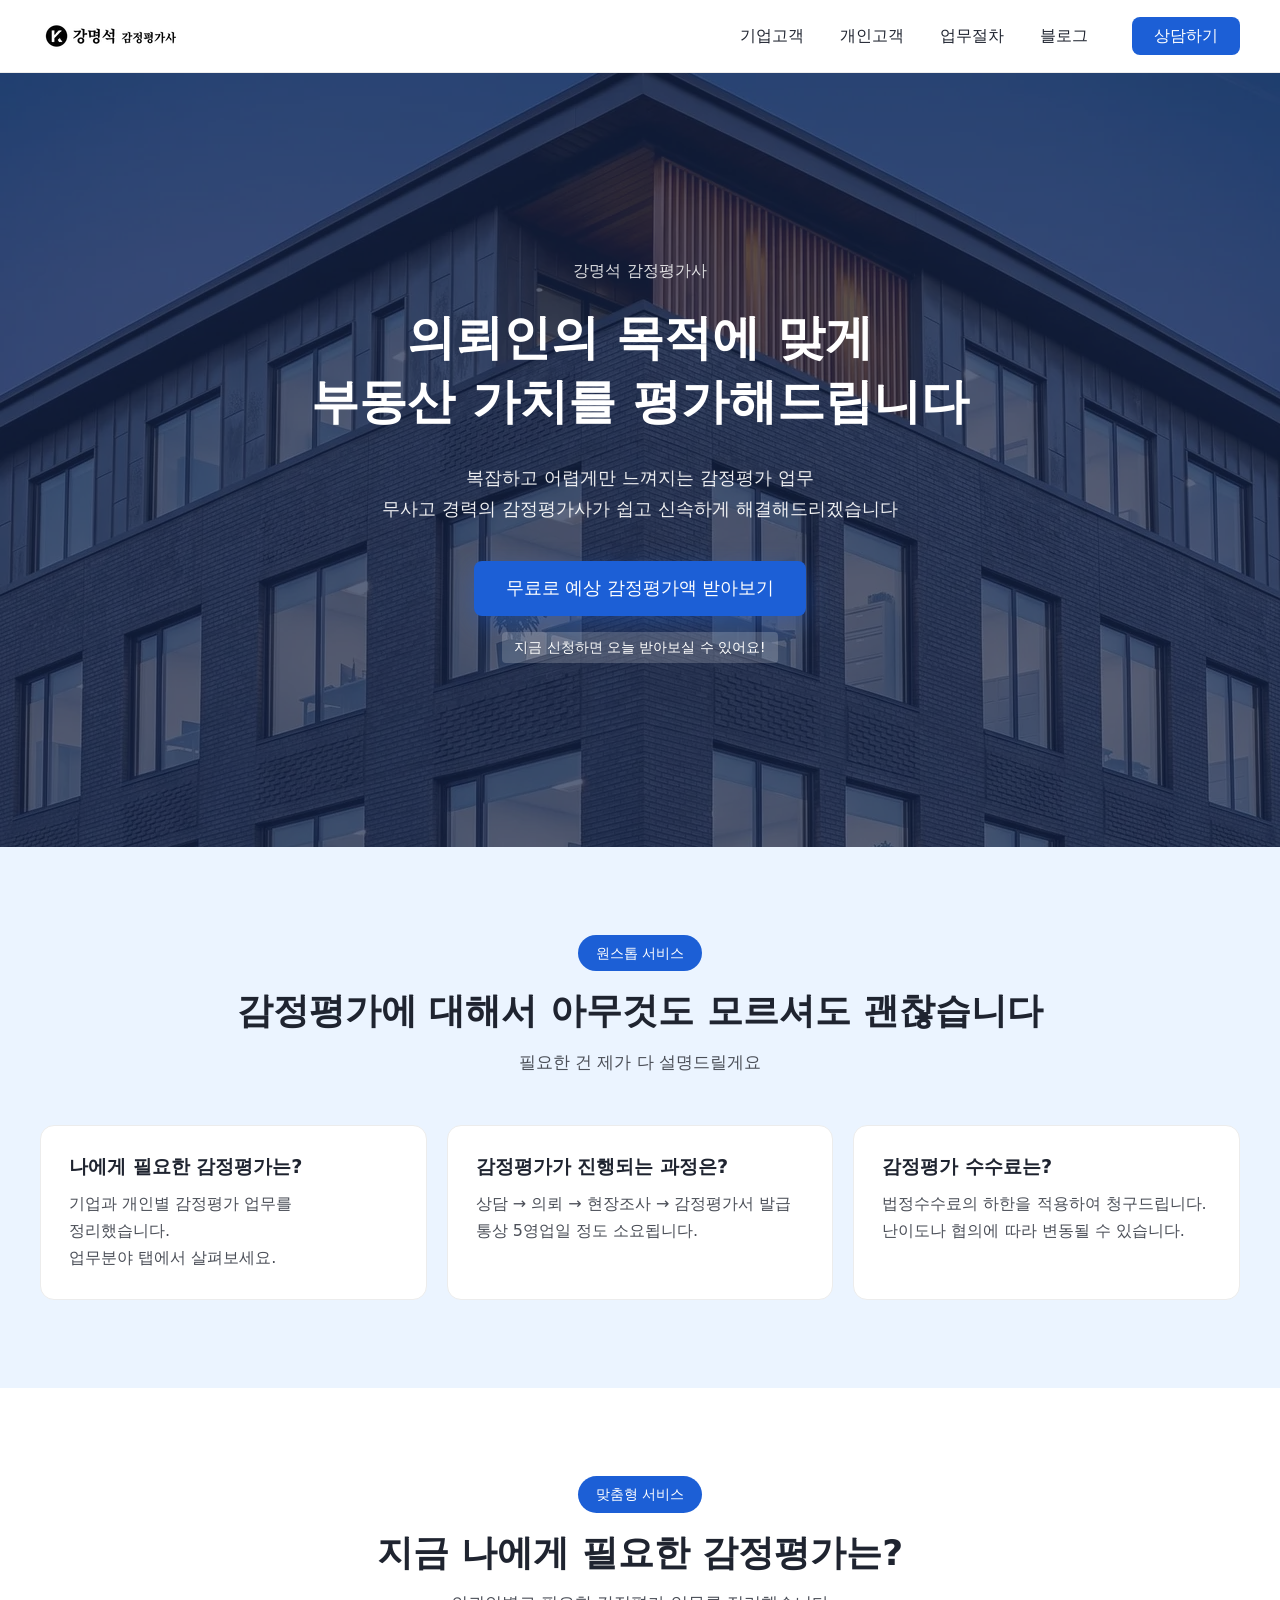
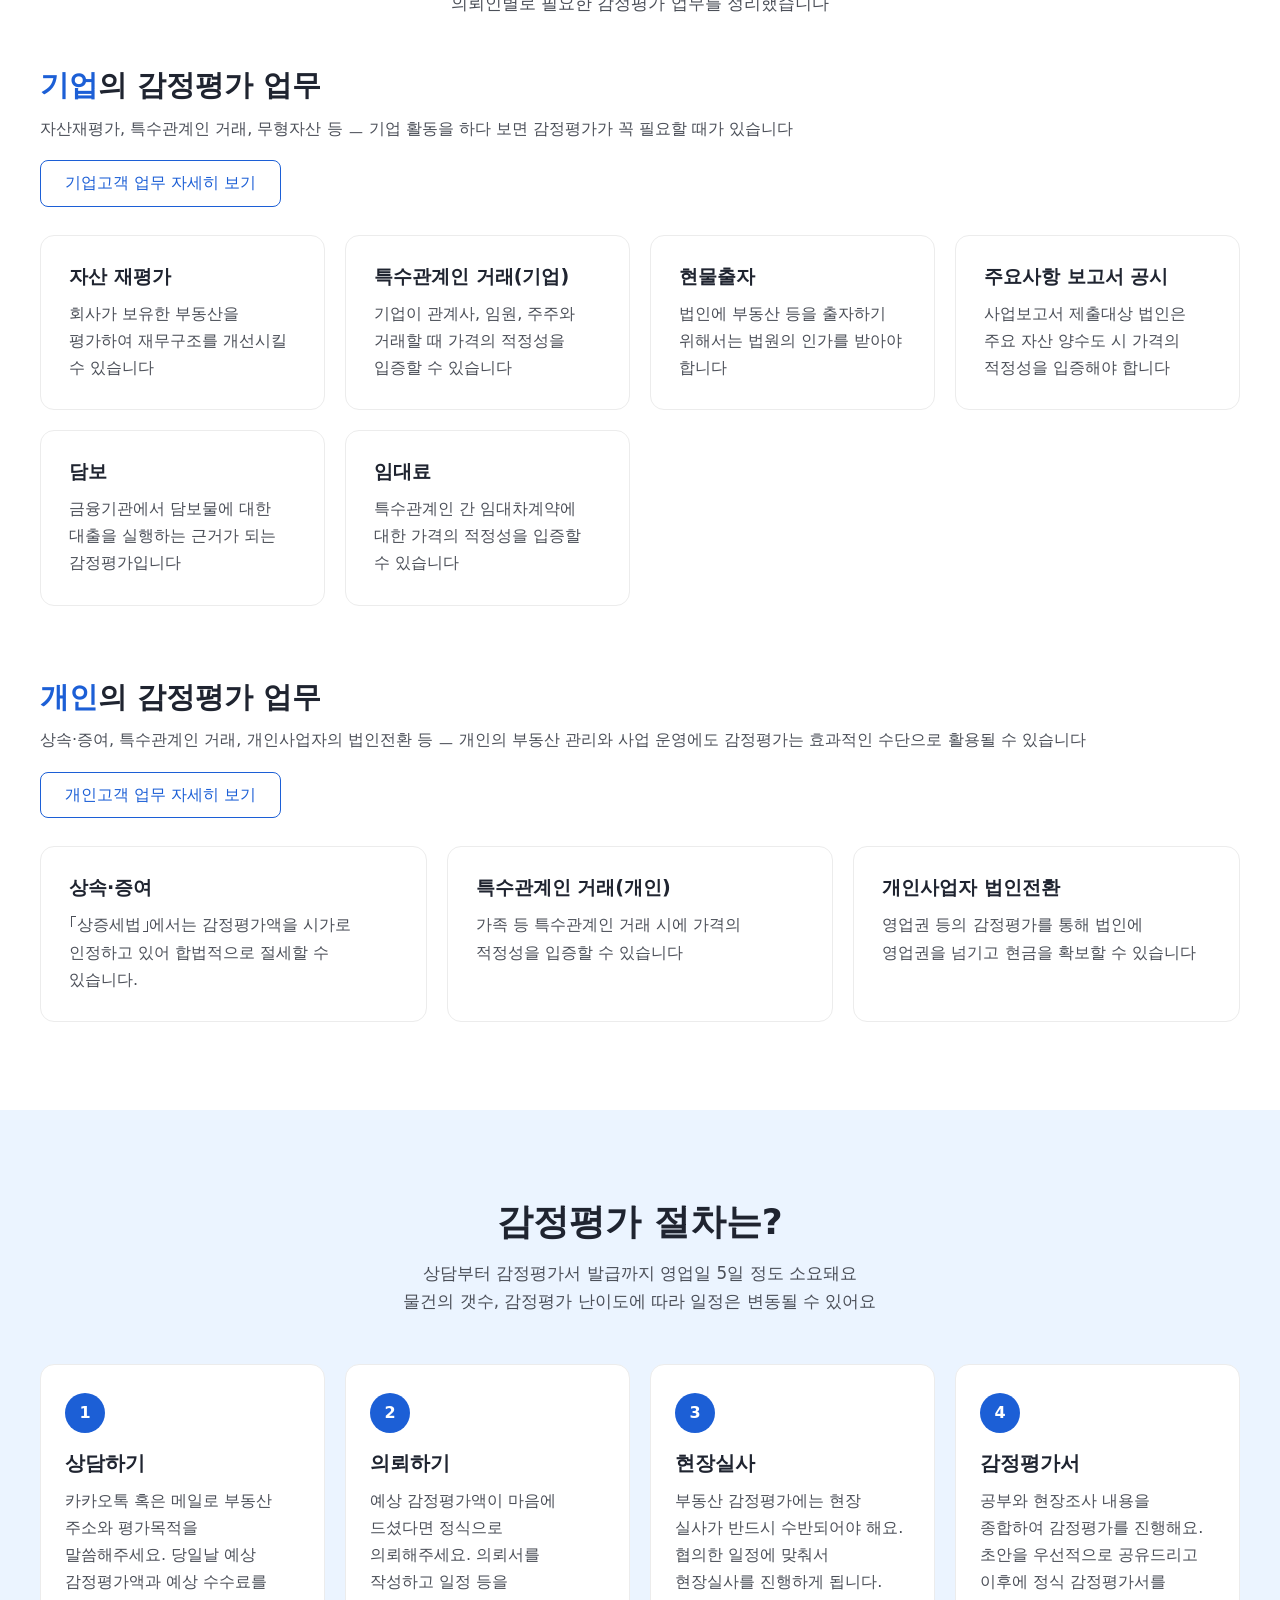
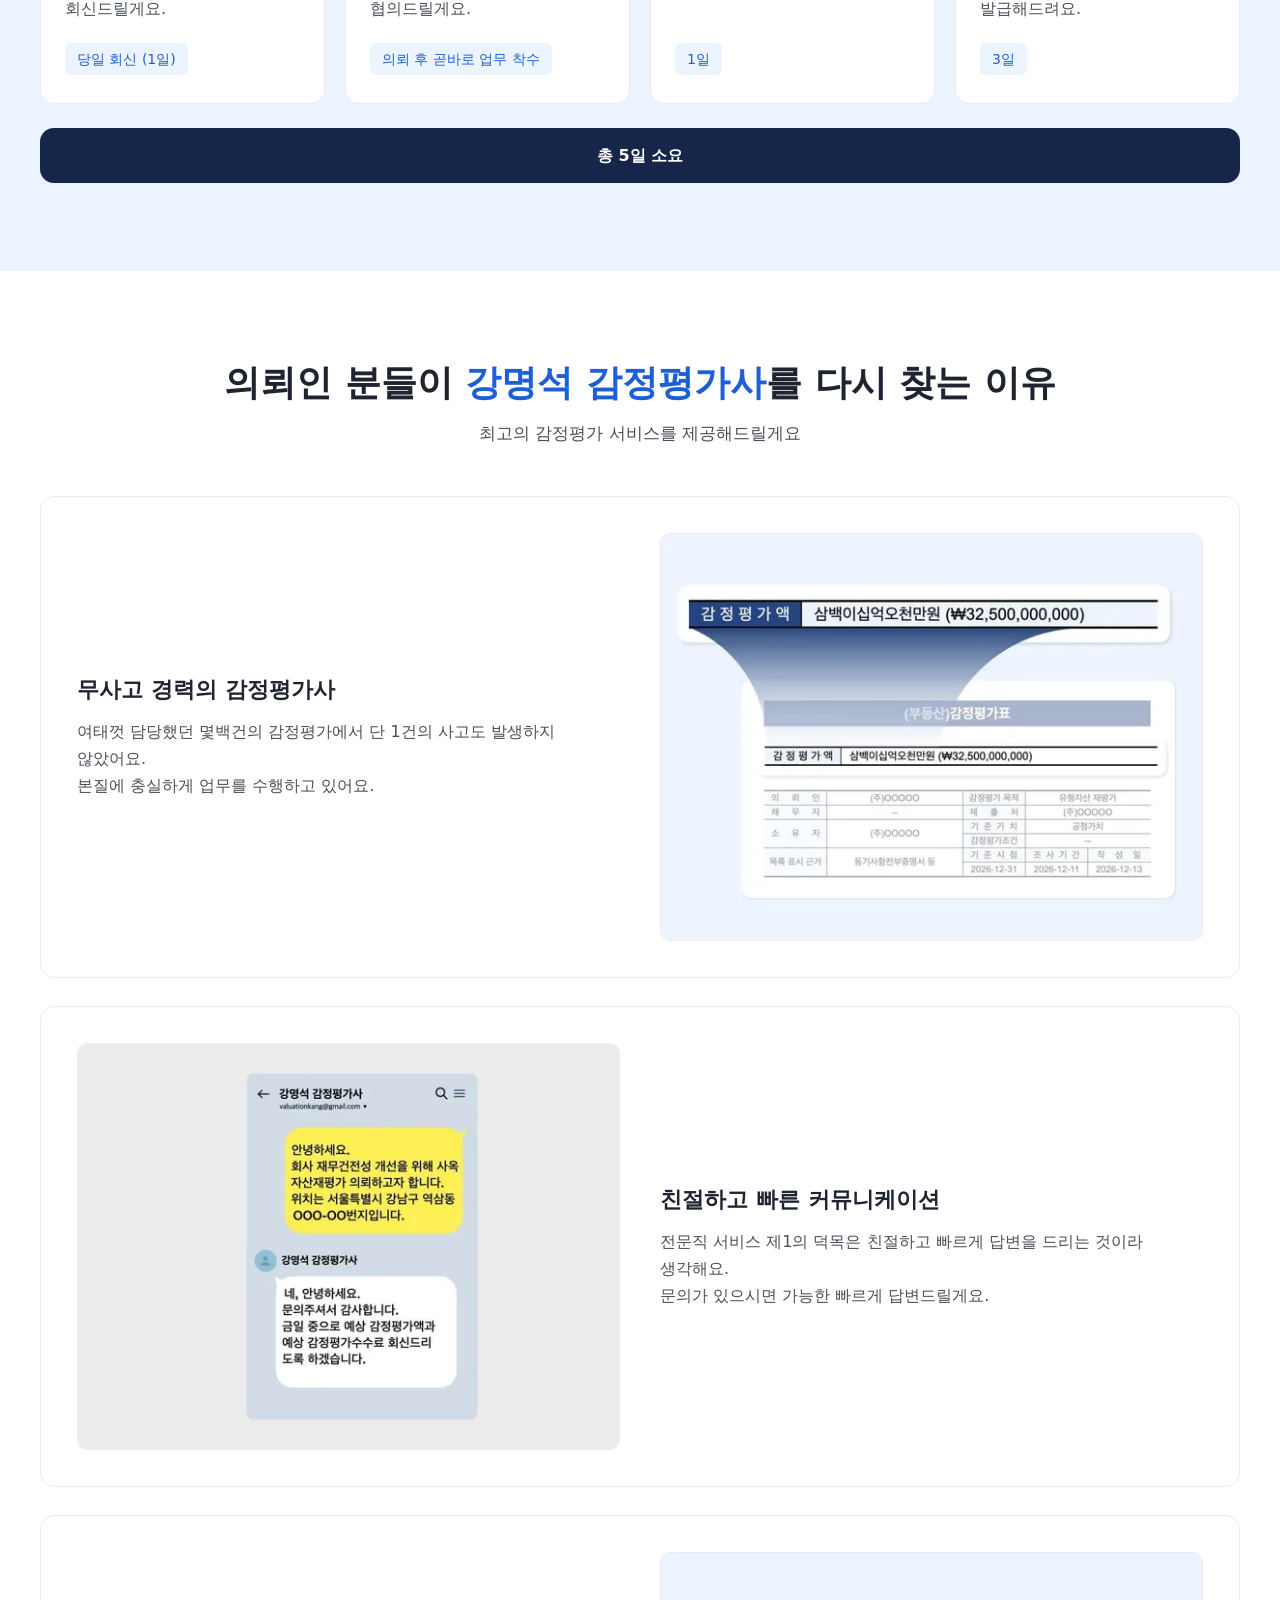
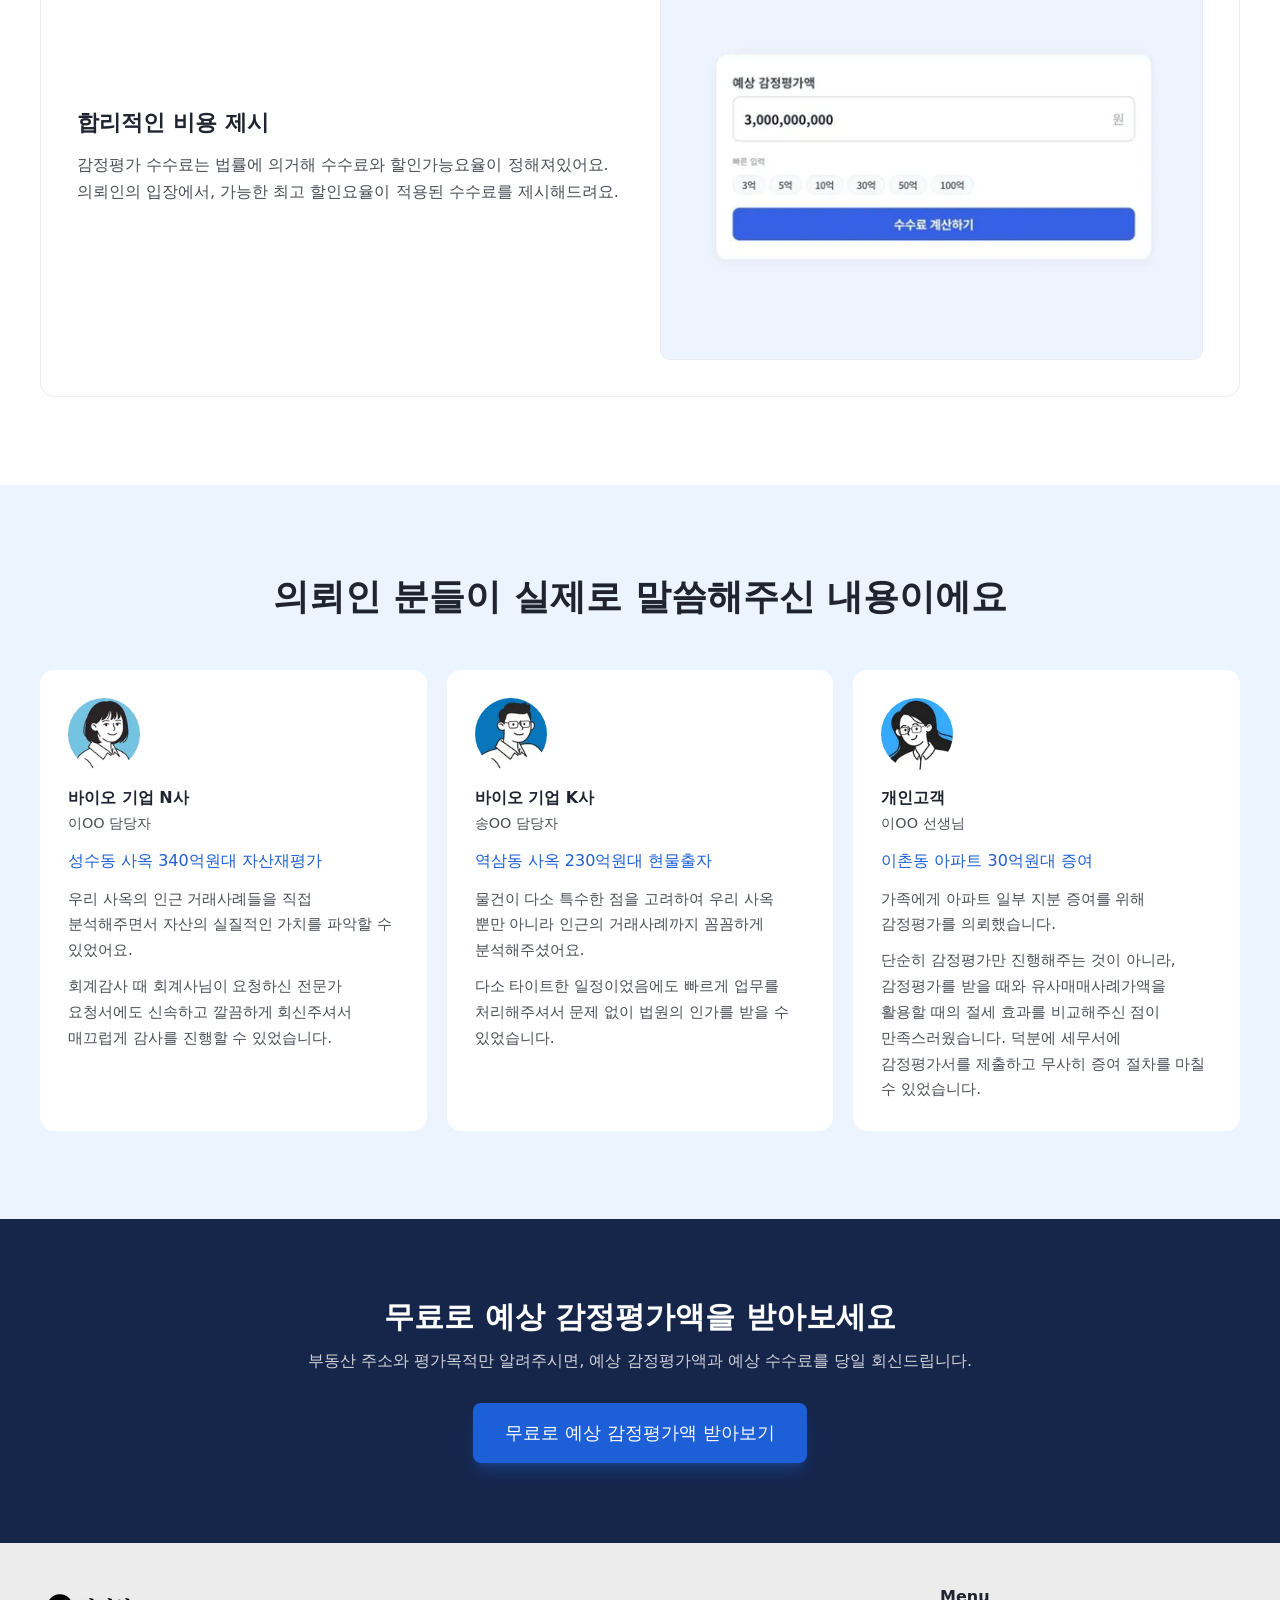
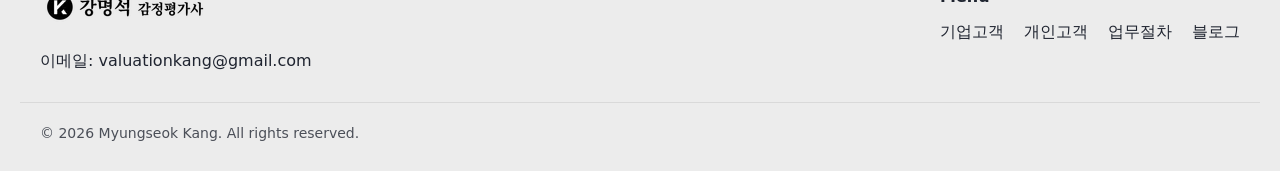
<file: index.html>
<!DOCTYPE html><html lang="ko" data-astro-cid-hkbrpulz><head><meta charset="utf-8"><meta name="viewport" content="width=device-width, initial-scale=1"><title>강명석 감정평가사</title><meta name="description" content="무사고 경력의 강명석 감정평가사가 복잡한 감정평가 업무를 쉽고 신속하게 해결해드립니다. 자산 재평가, 특수관계인 거래, 상속·증여 전문 감정평가사."><link rel="canonical" href="https://valuationkang.com/"><link rel="icon" type="image/png" href="/favicon.png"><link rel="sitemap" href="/sitemap-index.xml"><link rel="alternate" type="application/rss+xml" title="강명석 감정평가사 블로그" href="/rss.xml"><meta property="og:locale" content="ko_KR"><meta property="og:type" content="website"><meta property="og:site_name" content="강명석 감정평가사"><meta property="og:title" content="강명석 감정평가사"><meta property="og:description" content="무사고 경력의 강명석 감정평가사가 복잡한 감정평가 업무를 쉽고 신속하게 해결해드립니다. 자산 재평가, 특수관계인 거래, 상속·증여 전문 감정평가사."><meta property="og:url" content="https://valuationkang.com/"><meta name="twitter:card" content="summary"><script type="application/ld+json">{"@context":"https://schema.org","@type":"ProfessionalService","name":"강명석 감정평가사","description":"무사고 경력의 강명석 감정평가사가 복잡한 감정평가 업무를 쉽고 신속하게 해결해드립니다. 자산 재평가, 특수관계인 거래, 상속·증여 전문 감정평가사.","url":"https://valuationkang.com/"}</script><link rel="stylesheet" href="/_astro/Base.Bh7VbUNn.css"><style>.hero[data-astro-cid-lcdefpme]{background:var(--color-navy);min-height:min(86vh,820px);color:var(--color-white);text-align:center;align-items:center;padding-block:80px;display:grid;position:relative;overflow:hidden}.hero[data-astro-cid-lcdefpme] .hero__bg{object-fit:cover;width:100%;height:100%;position:absolute;inset:0}.hero[data-astro-cid-lcdefpme]:after{content:"";background:var(--color-hero-overlay);position:absolute;inset:0}.hero__inner[data-astro-cid-lcdefpme]{z-index:1;position:relative}.hero__eyebrow[data-astro-cid-lcdefpme]{opacity:.85;margin-bottom:20px;font-weight:500}.hero[data-astro-cid-lcdefpme] h1[data-astro-cid-lcdefpme]{color:var(--color-white);font-size:clamp(1.75rem,5vw,3rem)}.hero__rotating[data-astro-cid-lcdefpme]{transition:opacity .3s,transform .3s;display:inline-block}.hero__rotating[data-astro-cid-lcdefpme].is-leaving{opacity:0;transform:translateY(-.3em)}.hero__lead[data-astro-cid-lcdefpme]{opacity:.92;margin:28px 0 36px;font-size:clamp(1rem,2vw,1.15rem)}.hero__note[data-astro-cid-lcdefpme]{background:var(--color-on-dark-chip);border-radius:4px;margin-top:16px;padding:4px 12px;font-size:.85rem;display:inline-block}.hero__inner[data-astro-cid-lcdefpme]>.btn[data-astro-cid-lcdefpme]{width:fit-content;margin-inline:auto;display:flex}.service-group[data-astro-cid-lcdefpme]+.service-group[data-astro-cid-lcdefpme]{margin-top:72px}.service-group__head[data-astro-cid-lcdefpme]{margin-bottom:28px}.service-group__head[data-astro-cid-lcdefpme] h2[data-astro-cid-lcdefpme]{font-size:clamp(1.4rem,2.6vw,1.8rem)}.service-group__head[data-astro-cid-lcdefpme] h2[data-astro-cid-lcdefpme] em[data-astro-cid-lcdefpme]{color:var(--color-primary);font-style:normal}.service-group__head[data-astro-cid-lcdefpme] p[data-astro-cid-lcdefpme]{color:var(--color-text-soft);margin:10px 0 18px}.reasons[data-astro-cid-lcdefpme]{gap:28px;display:grid}.reason[data-astro-cid-lcdefpme]{border:1px solid var(--color-border);border-radius:var(--radius);grid-template-columns:1fr 1fr;align-items:center;gap:40px;padding:36px;display:grid}.reason[data-astro-cid-lcdefpme]:nth-child(2n) .reason__text[data-astro-cid-lcdefpme]{order:2}.reason[data-astro-cid-lcdefpme] h3[data-astro-cid-lcdefpme]{margin-bottom:14px;font-size:1.4rem}.reason[data-astro-cid-lcdefpme] p[data-astro-cid-lcdefpme]{color:var(--color-text-soft)}.reason[data-astro-cid-lcdefpme] .reason__image{border:1px solid var(--color-border);border-radius:10px;width:100%}.testimonials[data-astro-cid-lcdefpme]{grid-template-columns:repeat(3,1fr);gap:20px;display:grid}.testimonial[data-astro-cid-lcdefpme]{border-radius:var(--radius);background:var(--color-white);margin:0;padding:28px}.testimonial[data-astro-cid-lcdefpme] .testimonial__avatar{object-fit:cover;border-radius:50%;width:72px;height:72px}.testimonial[data-astro-cid-lcdefpme] figcaption[data-astro-cid-lcdefpme]{flex-direction:column;margin-top:14px;display:flex}.testimonial[data-astro-cid-lcdefpme] figcaption[data-astro-cid-lcdefpme] span[data-astro-cid-lcdefpme]{color:var(--color-text-soft);font-size:.9rem}.testimonial__project[data-astro-cid-lcdefpme]{color:var(--color-primary);margin:12px 0;font-weight:500}.testimonial[data-astro-cid-lcdefpme] blockquote[data-astro-cid-lcdefpme]{color:var(--color-text-soft);gap:10px;margin:0;font-size:.95rem;display:grid}@media (width<=899px){.reason[data-astro-cid-lcdefpme]{grid-template-columns:1fr;gap:24px;padding:24px}.reason[data-astro-cid-lcdefpme]:nth-child(2n) .reason__text[data-astro-cid-lcdefpme]{order:0}.testimonials[data-astro-cid-lcdefpme]{grid-template-columns:1fr}}
</style></head><body data-astro-cid-hkbrpulz><a href="#content" class="skip-link" data-astro-cid-hkbrpulz>콘텐츠로 건너뛰기</a><style>astro-island,astro-slot,astro-static-slot{display:contents}</style><script>(()=>{var l=(n,t)=>{let i=async()=>{await(await n())()},e=typeof t.value=="object"?t.value:void 0,s={timeout:e==null?void 0:e.timeout};"requestIdleCallback"in window?window.requestIdleCallback(i,s):setTimeout(i,s.timeout||200)};(self.Astro||(self.Astro={})).idle=l;window.dispatchEvent(new Event("astro:idle"));})();</script><script>(()=>{var g=Object.defineProperty;var w=(a,s,c)=>s in a?g(a,s,{enumerable:!0,configurable:!0,writable:!0,value:c}):a[s]=c;var l=(a,s,c)=>w(a,typeof s!="symbol"?s+"":s,c);var E=new Set(["__proto__","constructor","prototype"]);{let a={0:t=>y(t),1:t=>c(t),2:t=>new RegExp(t),3:t=>new Date(t),4:t=>new Map(c(t)),5:t=>new Set(c(t)),6:t=>BigInt(t),7:t=>new URL(t),8:t=>new Uint8Array(t),9:t=>new Uint16Array(t),10:t=>new Uint32Array(t),11:t=>Number.POSITIVE_INFINITY*t},s=t=>{let[p,e]=t;return p in a?a[p](e):void 0},c=t=>t.map(s),y=t=>typeof t!="object"||t===null?t:Object.fromEntries(Object.entries(t).map(([p,e])=>[p,s(e)]));class f extends HTMLElement{constructor(){super(...arguments);l(this,"Component");l(this,"hydrator");l(this,"hydrate",async()=>{var b;if(!this.hydrator||!this.isConnected)return;let e=(b=this.parentElement)==null?void 0:b.closest("astro-island[ssr]");if(e){e.addEventListener("astro:hydrate",this.hydrate,{once:!0});return}let r=this.querySelectorAll("astro-slot"),n={},d=this.querySelectorAll("template[data-astro-template]");for(let o of d){let i=o.closest(this.tagName);i!=null&&i.isSameNode(this)&&(n[o.getAttribute("data-astro-template")||"default"]=o.innerHTML,o.remove())}for(let o of r){let i=o.closest(this.tagName);i!=null&&i.isSameNode(this)&&(n[o.getAttribute("name")||"default"]=o.innerHTML)}let u;try{u=this.hasAttribute("props")?y(JSON.parse(this.getAttribute("props"))):{}}catch(o){let i=this.getAttribute("component-url")||"<unknown>",v=this.getAttribute("component-export");throw v&&(i+=` (export ${v})`),console.error(`[hydrate] Error parsing props for component ${i}`,this.getAttribute("props"),o),o}let h;await this.hydrator(this)(this.Component,u,n,{client:this.getAttribute("client")}),this.removeAttribute("ssr"),this.dispatchEvent(new CustomEvent("astro:hydrate"))});l(this,"unmount",()=>{this.isConnected||this.dispatchEvent(new CustomEvent("astro:unmount"))})}disconnectedCallback(){document.removeEventListener("astro:after-swap",this.unmount),document.addEventListener("astro:after-swap",this.unmount,{once:!0})}connectedCallback(){if(!this.hasAttribute("await-children")||document.readyState==="interactive"||document.readyState==="complete")this.childrenConnectedCallback();else{let e=()=>{document.removeEventListener("DOMContentLoaded",e),r.disconnect(),this.childrenConnectedCallback()},r=new MutationObserver(()=>{var n;((n=this.lastChild)==null?void 0:n.nodeType)===Node.COMMENT_NODE&&this.lastChild.nodeValue==="astro:end"&&(this.lastChild.remove(),e())});r.observe(this,{childList:!0}),document.addEventListener("DOMContentLoaded",e)}}async childrenConnectedCallback(){let e=this.getAttribute("before-hydration-url");e&&await import(e),this.start()}getRetryImportUrl(e){let r=new URL(e,document.baseURI);return r.searchParams.set("astro-retry",Date.now().toString()),r.toString()}async importWithRetry(e){try{return await import(e)}catch(r){return await new Promise(n=>setTimeout(n,1e3)),import(this.getRetryImportUrl(e))}}handleHydrationError(e){let r=this.getAttribute("component-url"),n=new CustomEvent("astro:hydration-error",{cancelable:!0,bubbles:!0,composed:!0,detail:{error:e,componentUrl:r}});this.dispatchEvent(n)&&console.error(`[astro-island] Error hydrating ${r}`,e)}async start(){let e=JSON.parse(this.getAttribute("opts")),r=this.getAttribute("client");if(Astro[r]===void 0){window.addEventListener(`astro:${r}`,()=>this.start(),{once:!0});return}try{await Astro[r](async()=>{let n=this.getAttribute("renderer-url");try{let[d,{default:u}]=await Promise.all([this.importWithRetry(this.getAttribute("component-url")),n?this.importWithRetry(n):Promise.resolve({default:()=>()=>{}})]),h=this.getAttribute("component-export")||"default";if(h.includes(".")){this.Component=d;for(let m of h.split(".")){if(E.has(m)||!this.Component||typeof this.Component!="object"&&typeof this.Component!="function"||!Object.hasOwn(this.Component,m))throw new Error(`Invalid component export path: ${h}`);this.Component=this.Component[m]}}else{if(E.has(h))throw new Error(`Invalid component export path: ${h}`);this.Component=d[h]}return this.hydrator=u,this.hydrate}catch(d){return this.handleHydrationError(d),()=>{}}},e,this)}catch(n){this.handleHydrationError(n)}}attributeChangedCallback(){this.hydrate()}}l(f,"observedAttributes",["props"]),customElements.get("astro-island")||customElements.define("astro-island",f)}})();</script><astro-island uid="Z1oYCmT" prefix="r6" component-url="/_astro/Header.CwP7OWio.js" component-export="default" renderer-url="/_astro/client.ClmjSpID.js" props="{&quot;path&quot;:[0,&quot;/&quot;],&quot;logo&quot;:[0,{&quot;src&quot;:[0,&quot;/_astro/logo.-_JnN4Sy_Z3Awj4.webp&quot;],&quot;width&quot;:[0,140],&quot;height&quot;:[0,40]}],&quot;data-astro-cid-hkbrpulz&quot;:[0,true]}" ssr client="idle" opts="{&quot;name&quot;:&quot;Header&quot;,&quot;value&quot;:true}" await-children><header class="sticky top-0 z-50 border-b border-border bg-header-bg"><div class="container flex min-h-(--header-height) items-center justify-between"><a href="/" aria-label="강명석 감정평가사 홈"><img src="/_astro/logo.-_JnN4Sy_Z3Awj4.webp" alt="강명석 감정평가사" width="140" height="40" loading="eager" decoding="async" class="h-10 w-auto"/></a><button type="button" class="flex size-11 cursor-pointer flex-col justify-between rounded-lg bg-tint px-2.5 py-3 md:hidden" aria-expanded="false" aria-controls="site-nav" aria-label="메뉴 열기"><span class="block h-0.5 rounded-xs bg-navy"></span><span class="block h-0.5 rounded-xs bg-navy"></span><span class="block h-0.5 rounded-xs bg-navy"></span></button><nav id="site-nav" aria-label="주 메뉴" class="absolute inset-x-0 top-full flex-col items-stretch gap-3 border-b border-border bg-white px-(--gutter) pt-3 pb-5 md:static md:flex md:flex-row md:items-center md:gap-7 md:border-b-0 md:bg-transparent md:p-0 hidden"><ul class="flex flex-col gap-1 md:flex-row"><li><a href="/enterprises/" class="block rounded-lg px-2 py-3 font-medium hover:text-primary md:px-4 md:py-2">기업고객</a></li><li><a href="/individuals/" class="block rounded-lg px-2 py-3 font-medium hover:text-primary md:px-4 md:py-2">개인고객</a></li><li><a href="/process/" class="block rounded-lg px-2 py-3 font-medium hover:text-primary md:px-4 md:py-2">업무절차</a></li><li><a href="/blog/" class="block rounded-lg px-2 py-3 font-medium hover:text-primary md:px-4 md:py-2">블로그</a></li></ul><a href="/contact/" data-slot="button" data-variant="default" data-size="sm" class="inline-flex items-center justify-center rounded-lg leading-tight font-medium transition-colors disabled:pointer-events-none disabled:opacity-50 bg-primary text-primary-foreground hover:bg-primary-dark px-5.5 py-2.25">상담하기</a></nav></div></header><!--astro:end--></astro-island><main id="content" data-astro-cid-hkbrpulz><section class="hero" data-astro-cid-lcdefpme><img src="/_astro/hero-bg.BgQgpTtc_1VlLYF.webp" srcset="/_astro/hero-bg.BgQgpTtc_1rXIaI.webp 768w, /_astro/hero-bg.BgQgpTtc_ZKArL7.webp 1280w, /_astro/hero-bg.BgQgpTtc_1VlLYF.webp 1662w" alt sizes="100vw" loading="eager" fetchpriority="high" data-astro-cid-lcdefpme="true" decoding="async" width="1662" height="1445" class="hero__bg"><div class="container hero__inner" data-astro-cid-lcdefpme><p class="hero__eyebrow" data-astro-cid-lcdefpme>강명석 감정평가사</p><h1 data-astro-cid-lcdefpme>의뢰인의 목적에 맞게<br data-astro-cid-lcdefpme><span class="hero__rotating" data-words="[&quot;자산의&quot;,&quot;부동산&quot;,&quot;임대료&quot;,&quot;영업권&quot;,&quot;상표권&quot;,&quot;특허권&quot;,&quot;입주권&quot;,&quot;미술품&quot;,&quot;빌딩의&quot;,&quot;사옥의&quot;,&quot;공장의&quot;,&quot;상가의&quot;]" data-astro-cid-lcdefpme>자산의</span> 가치를 평가해드립니다</h1><p class="hero__lead" data-astro-cid-lcdefpme>복잡하고 어렵게만 느껴지는 감정평가 업무<br data-astro-cid-lcdefpme>무사고 경력의 감정평가사가 쉽고 신속하게 해결해드리겠습니다</p><a href="/contact/" class="btn btn--lg" data-astro-cid-lcdefpme>무료로 예상 감정평가액 받아보기</a><p class="hero__note" data-astro-cid-lcdefpme>지금 신청하면 오늘 받아보실 수 있어요!</p></div></section><section class="section section--tint" data-astro-cid-lcdefpme><div class="container" data-astro-cid-lcdefpme><div class="section__head" data-astro-cid-lcdefpme><span class="pill" data-astro-cid-lcdefpme>원스톱 서비스</span><h2 data-astro-cid-lcdefpme>감정평가에 대해서 아무것도 모르셔도 괜찮습니다</h2><p data-astro-cid-lcdefpme>필요한 건 제가 다 설명드릴게요</p></div><div class="card-grid" data-astro-cid-lcdefpme><div class="card" data-astro-cid-lcdefpme><h3 data-astro-cid-lcdefpme>나에게 필요한 감정평가는?</h3><p data-astro-cid-lcdefpme>기업과 개인별 감정평가 업무를 정리했습니다.</p><p data-astro-cid-lcdefpme>업무분야 탭에서 살펴보세요.</p></div><div class="card" data-astro-cid-lcdefpme><h3 data-astro-cid-lcdefpme>감정평가가 진행되는 과정은?</h3><p data-astro-cid-lcdefpme>상담 → 의뢰 → 현장조사 → 감정평가서 발급</p><p data-astro-cid-lcdefpme>통상 5영업일 정도 소요됩니다.</p></div><div class="card" data-astro-cid-lcdefpme><h3 data-astro-cid-lcdefpme>감정평가 수수료는?</h3><p data-astro-cid-lcdefpme>법정수수료의 하한을 적용하여 청구드립니다.</p><p data-astro-cid-lcdefpme>난이도나 협의에 따라 변동될 수 있습니다.</p></div></div></div></section><section class="section" data-astro-cid-lcdefpme><div class="container" data-astro-cid-lcdefpme><div class="section__head" data-astro-cid-lcdefpme><span class="pill" data-astro-cid-lcdefpme>맞춤형 서비스</span><h2 data-astro-cid-lcdefpme>지금 나에게 필요한 감정평가는?</h2><p data-astro-cid-lcdefpme>의뢰인별로 필요한 감정평가 업무를 정리했습니다</p></div><div class="service-group" data-astro-cid-lcdefpme><div class="service-group__head" data-astro-cid-lcdefpme><h2 data-astro-cid-lcdefpme><em data-astro-cid-lcdefpme>기업</em>의 감정평가 업무</h2><p data-astro-cid-lcdefpme>자산재평가, 특수관계인 거래, 무형자산 등 ㅡ 기업 활동을 하다 보면 감정평가가 꼭 필요할 때가 있습니다</p><a href="/enterprises/" class="btn btn--ghost" data-astro-cid-lcdefpme>기업고객 업무 자세히 보기</a></div><div class="card-grid" data-astro-cid-lcdefpme><div class="card" data-astro-cid-lcdefpme><h3 data-astro-cid-lcdefpme>자산 재평가</h3><p data-astro-cid-lcdefpme>회사가 보유한 부동산을 평가하여 재무구조를 개선시킬 수 있습니다</p></div><div class="card" data-astro-cid-lcdefpme><h3 data-astro-cid-lcdefpme>특수관계인 거래(기업)</h3><p data-astro-cid-lcdefpme>기업이 관계사, 임원, 주주와 거래할 때 가격의 적정성을 입증할 수 있습니다</p></div><div class="card" data-astro-cid-lcdefpme><h3 data-astro-cid-lcdefpme>현물출자</h3><p data-astro-cid-lcdefpme>법인에 부동산 등을 출자하기 위해서는 법원의 인가를 받아야 합니다</p></div><div class="card" data-astro-cid-lcdefpme><h3 data-astro-cid-lcdefpme>주요사항 보고서 공시</h3><p data-astro-cid-lcdefpme>사업보고서 제출대상 법인은 주요 자산 양수도 시 가격의 적정성을 입증해야 합니다</p></div><div class="card" data-astro-cid-lcdefpme><h3 data-astro-cid-lcdefpme>담보</h3><p data-astro-cid-lcdefpme>금융기관에서 담보물에 대한 대출을 실행하는 근거가 되는 감정평가입니다</p></div><div class="card" data-astro-cid-lcdefpme><h3 data-astro-cid-lcdefpme>임대료</h3><p data-astro-cid-lcdefpme>특수관계인 간 임대차계약에 대한 가격의 적정성을 입증할 수 있습니다</p></div></div></div><div class="service-group" data-astro-cid-lcdefpme><div class="service-group__head" data-astro-cid-lcdefpme><h2 data-astro-cid-lcdefpme><em data-astro-cid-lcdefpme>개인</em>의 감정평가 업무</h2><p data-astro-cid-lcdefpme>상속·증여, 특수관계인 거래, 개인사업자의 법인전환 등 ㅡ 개인의 부동산 관리와 사업 운영에도 감정평가는 효과적인 수단으로 활용될 수 있습니다</p><a href="/individuals/" class="btn btn--ghost" data-astro-cid-lcdefpme>개인고객 업무 자세히 보기</a></div><div class="card-grid" data-astro-cid-lcdefpme><div class="card" data-astro-cid-lcdefpme><h3 data-astro-cid-lcdefpme>상속·증여</h3><p data-astro-cid-lcdefpme>｢상증세법｣에서는 감정평가액을 시가로 인정하고 있어 합법적으로 절세할 수 있습니다.</p></div><div class="card" data-astro-cid-lcdefpme><h3 data-astro-cid-lcdefpme>특수관계인 거래(개인)</h3><p data-astro-cid-lcdefpme>가족 등 특수관계인 거래 시에 가격의 적정성을 입증할 수 있습니다</p></div><div class="card" data-astro-cid-lcdefpme><h3 data-astro-cid-lcdefpme>개인사업자 법인전환</h3><p data-astro-cid-lcdefpme>영업권 등의 감정평가를 통해 법인에 영업권을 넘기고 현금을 확보할 수 있습니다</p></div></div></div></div></section><section class="section section--tint" data-astro-cid-lcdefpme><div class="container" data-astro-cid-lcdefpme><div class="section__head" data-astro-cid-lcdefpme><h2 data-astro-cid-lcdefpme>감정평가 절차는?</h2><p data-astro-cid-lcdefpme>상담부터 감정평가서 발급까지 영업일 5일 정도 소요돼요<br data-astro-cid-lcdefpme>물건의 갯수, 감정평가 난이도에 따라 일정은 변동될 수 있어요</p></div><ol class="grid gap-5 sm:grid-cols-2 lg:grid-cols-4"><li data-slot="card" class="rounded-card border border-border bg-card text-card-foreground flex flex-col px-6 py-7"><span class="mb-4 grid size-10 place-items-center rounded-full bg-primary font-semibold text-white">1</span><h3 class="mb-2.5 text-xl">상담하기</h3><p class="flex-1 text-text-soft">카카오톡 혹은 메일로 부동산 주소와 평가목적을 말씀해주세요. 당일날 예상 감정평가액과 예상 수수료를 회신드릴게요.</p><span class="mt-5 self-start rounded-md bg-tint px-3 py-1.5 text-sm font-medium text-primary">당일 회신 (1일)</span></li><li data-slot="card" class="rounded-card border border-border bg-card text-card-foreground flex flex-col px-6 py-7"><span class="mb-4 grid size-10 place-items-center rounded-full bg-primary font-semibold text-white">2</span><h3 class="mb-2.5 text-xl">의뢰하기</h3><p class="flex-1 text-text-soft">예상 감정평가액이 마음에 드셨다면 정식으로 의뢰해주세요. 의뢰서를 작성하고 일정 등을 협의드릴게요.</p><span class="mt-5 self-start rounded-md bg-tint px-3 py-1.5 text-sm font-medium text-primary">의뢰 후 곧바로 업무 착수</span></li><li data-slot="card" class="rounded-card border border-border bg-card text-card-foreground flex flex-col px-6 py-7"><span class="mb-4 grid size-10 place-items-center rounded-full bg-primary font-semibold text-white">3</span><h3 class="mb-2.5 text-xl">현장실사</h3><p class="flex-1 text-text-soft">부동산 감정평가에는 현장 실사가 반드시 수반되어야 해요. 협의한 일정에 맞춰서 현장실사를 진행하게 됩니다.</p><span class="mt-5 self-start rounded-md bg-tint px-3 py-1.5 text-sm font-medium text-primary">1일</span></li><li data-slot="card" class="rounded-card border border-border bg-card text-card-foreground flex flex-col px-6 py-7"><span class="mb-4 grid size-10 place-items-center rounded-full bg-primary font-semibold text-white">4</span><h3 class="mb-2.5 text-xl">감정평가서</h3><p class="flex-1 text-text-soft">공부와 현장조사 내용을 종합하여 감정평가를 진행해요. 초안을 우선적으로 공유드리고 이후에 정식 감정평가서를 발급해드려요.</p><span class="mt-5 self-start rounded-md bg-tint px-3 py-1.5 text-sm font-medium text-primary">3일</span></li></ol><p class="mt-6 rounded-card bg-navy p-3.5 text-center font-semibold text-white">총 5일 소요</p></div></section><section class="section" data-astro-cid-lcdefpme><div class="container" data-astro-cid-lcdefpme><div class="section__head" data-astro-cid-lcdefpme><h2 data-astro-cid-lcdefpme>의뢰인 분들이 <em data-astro-cid-lcdefpme>강명석 감정평가사</em>를 다시 찾는 이유</h2><p data-astro-cid-lcdefpme>최고의 감정평가 서비스를 제공해드릴게요</p></div><div class="reasons" data-astro-cid-lcdefpme><div class="reason" data-astro-cid-lcdefpme><div class="reason__text" data-astro-cid-lcdefpme><h3 data-astro-cid-lcdefpme>무사고 경력의 감정평가사</h3><p data-astro-cid-lcdefpme>여태껏 담당했던 몇백건의 감정평가에서 단 1건의 사고도 발생하지 않았어요.</p><p data-astro-cid-lcdefpme>본질에 충실하게 업무를 수행하고 있어요.</p></div><img src="/_astro/feature-valuation.BuR7WesZ_Z2cG3po.webp" alt="감정평가액 산정 예시" data-astro-cid-lcdefpme="true" loading="lazy" decoding="async" width="560" height="420" class="reason__image"></div><div class="reason" data-astro-cid-lcdefpme><div class="reason__text" data-astro-cid-lcdefpme><h3 data-astro-cid-lcdefpme>친절하고 빠른 커뮤니케이션</h3><p data-astro-cid-lcdefpme>전문직 서비스 제1의 덕목은 친절하고 빠르게 답변을 드리는 것이라 생각해요.</p><p data-astro-cid-lcdefpme>문의가 있으시면 가능한 빠르게 답변드릴게요.</p></div><img src="/_astro/feature-consulting.DLa6EO-j_Z1HdtR3.webp" alt="감정평가 상담 예시" data-astro-cid-lcdefpme="true" loading="lazy" decoding="async" width="560" height="420" class="reason__image"></div><div class="reason" data-astro-cid-lcdefpme><div class="reason__text" data-astro-cid-lcdefpme><h3 data-astro-cid-lcdefpme>합리적인 비용 제시</h3><p data-astro-cid-lcdefpme>감정평가 수수료는 법률에 의거해 수수료와 할인가능요율이 정해져있어요.</p><p data-astro-cid-lcdefpme>의뢰인의 입장에서, 가능한 최고 할인요율이 적용된 수수료를 제시해드려요.</p></div><img src="/_astro/feature-fee.BIL2Ai1W_1p4zXz.webp" alt="감정평가 수수료 계산 예시" data-astro-cid-lcdefpme="true" loading="lazy" decoding="async" width="560" height="420" class="reason__image"></div></div></div></section><section class="section section--tint" data-astro-cid-lcdefpme><div class="container" data-astro-cid-lcdefpme><div class="section__head" data-astro-cid-lcdefpme><h2 data-astro-cid-lcdefpme>의뢰인 분들이 실제로 말씀해주신 내용이에요</h2></div><div class="testimonials" data-astro-cid-lcdefpme><figure class="testimonial" data-astro-cid-lcdefpme><img src="/_astro/client-1.DcIuELBQ_S4MXc.webp" alt data-astro-cid-lcdefpme="true" loading="lazy" decoding="async" width="96" height="96" class="testimonial__avatar"><figcaption data-astro-cid-lcdefpme><strong data-astro-cid-lcdefpme>바이오 기업 N사</strong><span data-astro-cid-lcdefpme>이OO 담당자</span></figcaption><p class="testimonial__project" data-astro-cid-lcdefpme>성수동 사옥 340억원대 자산재평가</p><blockquote data-astro-cid-lcdefpme><p data-astro-cid-lcdefpme>우리 사옥의 인근 거래사례들을 직접 분석해주면서 자산의 실질적인 가치를 파악할 수 있었어요.</p><p data-astro-cid-lcdefpme>회계감사 때 회계사님이 요청하신 전문가 요청서에도 신속하고 깔끔하게 회신주셔서 매끄럽게 감사를 진행할 수 있었습니다.</p></blockquote></figure><figure class="testimonial" data-astro-cid-lcdefpme><img src="/_astro/client-2.Ck-ZnaPb_Z1VdguS.webp" alt data-astro-cid-lcdefpme="true" loading="lazy" decoding="async" width="96" height="96" class="testimonial__avatar"><figcaption data-astro-cid-lcdefpme><strong data-astro-cid-lcdefpme>바이오 기업 K사</strong><span data-astro-cid-lcdefpme>송OO 담당자</span></figcaption><p class="testimonial__project" data-astro-cid-lcdefpme>역삼동 사옥 230억원대 현물출자</p><blockquote data-astro-cid-lcdefpme><p data-astro-cid-lcdefpme>물건이 다소 특수한 점을 고려하여 우리 사옥 뿐만 아니라 인근의 거래사례까지 꼼꼼하게 분석해주셨어요.</p><p data-astro-cid-lcdefpme>다소 타이트한 일정이었음에도 빠르게 업무를 처리해주셔서 문제 없이 법원의 인가를 받을 수 있었습니다.</p></blockquote></figure><figure class="testimonial" data-astro-cid-lcdefpme><img src="/_astro/client-3.ISJYCVGa_Ztpo4g.webp" alt data-astro-cid-lcdefpme="true" loading="lazy" decoding="async" width="96" height="96" class="testimonial__avatar"><figcaption data-astro-cid-lcdefpme><strong data-astro-cid-lcdefpme>개인고객</strong><span data-astro-cid-lcdefpme>이OO 선생님</span></figcaption><p class="testimonial__project" data-astro-cid-lcdefpme>이촌동 아파트 30억원대 증여</p><blockquote data-astro-cid-lcdefpme><p data-astro-cid-lcdefpme>가족에게 아파트 일부 지분 증여를 위해 감정평가를 의뢰했습니다.</p><p data-astro-cid-lcdefpme>단순히 감정평가만 진행해주는 것이 아니라, 감정평가를 받을 때와 유사매매사례가액을 활용할 때의 절세 효과를 비교해주신 점이 만족스러웠습니다. 덕분에 세무서에 감정평가서를 제출하고 무사히 증여 절차를 마칠 수 있었습니다.</p></blockquote></figure></div></div></section><section class="bg-navy text-center py-20"><div class="container"><h2 class="text-2xl text-white lg:text-3xl">무료로 예상 감정평가액을 받아보세요</h2><p class="mt-3 mb-7 text-on-dark-soft">부동산 주소와 평가목적만 알려주시면, 예상 감정평가액과 예상 수수료를 당일 회신드립니다.</p><a href="/contact/" data-slot="button" data-variant="default" data-size="lg" class="inline-flex items-center justify-center rounded-lg font-medium transition-colors disabled:pointer-events-none disabled:opacity-50 bg-primary text-primary-foreground hover:bg-primary-dark px-8 py-4 text-lg shadow-lg shadow-primary/35">무료로 예상 감정평가액 받아보기</a></div></section></main><footer class="bg-border pt-10 pb-7"><div class="container flex flex-wrap justify-between gap-8"><div><img src="/_astro/logo.-_JnN4Sy_1b53Bf.webp" alt="강명석 감정평가사" width="168" height="48" loading="lazy" decoding="async" class="h-12 w-auto"/><p class="mt-4">이메일:<!-- --> <a href="mailto:valuationkang@gmail.com" class="hover:text-primary">valuationkang@gmail.com</a></p></div><nav aria-label="하단 메뉴"><p class="mb-2 font-semibold">Menu</p><ul class="flex flex-wrap gap-5"><li><a href="/enterprises/" class="hover:text-primary">기업고객</a></li><li><a href="/individuals/" class="hover:text-primary">개인고객</a></li><li><a href="/process/" class="hover:text-primary">업무절차</a></li><li><a href="/blog/" class="hover:text-primary">블로그</a></li></ul></nav></div><div class="container mt-7 border-t border-border-strong pt-5 text-sm text-text-soft">© <!-- -->2026<!-- --> <!-- -->Myungseok Kang<!-- -->. All rights reserved.</div></footer></body></html><script type="module">var e=document.querySelector(`.hero__rotating`),t=window.matchMedia(`(prefers-reduced-motion: reduce)`).matches;if(e&&!t){let t=JSON.parse(e.dataset.words??`[]`),n=0;setInterval(()=>{e.classList.add(`is-leaving`),setTimeout(()=>{n=(n+1)%t.length,e.textContent=t[n],e.classList.remove(`is-leaving`)},300)},2e3)}</script>
</file>
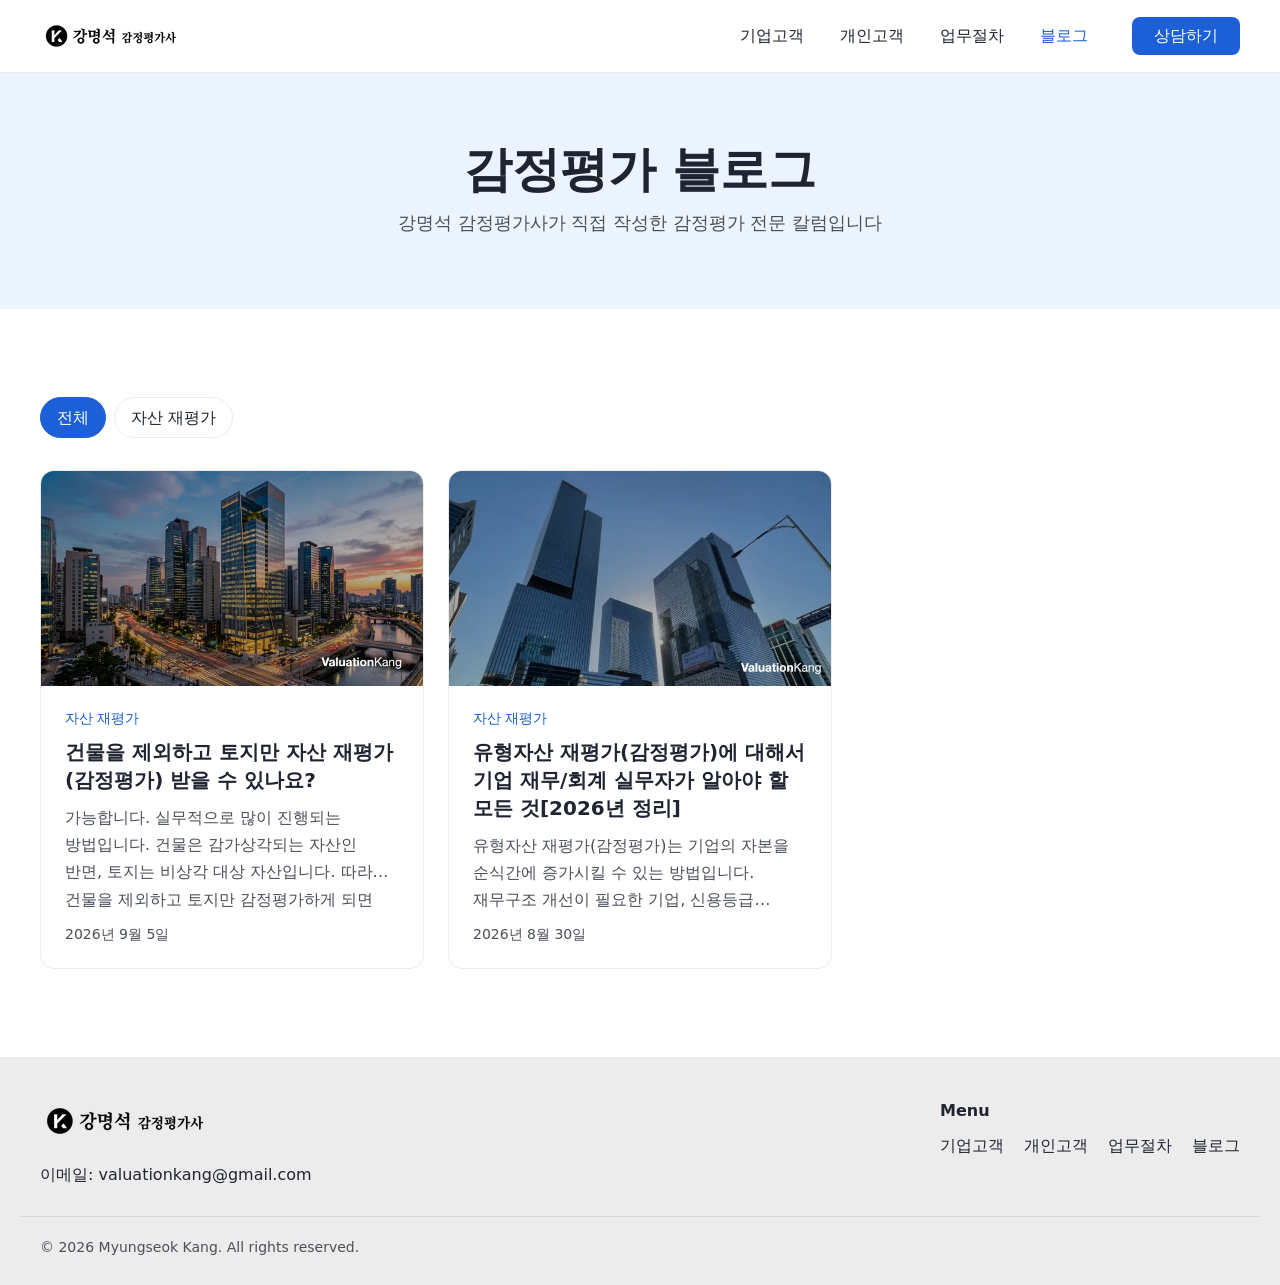
<file: blog/index.html>
<!DOCTYPE html><html lang="ko" data-astro-cid-hkbrpulz><head><meta charset="utf-8"><meta name="viewport" content="width=device-width, initial-scale=1"><title>감정평가 블로그 | 강명석 감정평가사</title><meta name="description" content="강명석 감정평가사가 직접 작성한 감정평가 전문 칼럼입니다."><link rel="canonical" href="https://valuationkang.com/blog/"><link rel="icon" type="image/png" href="/favicon.png"><link rel="sitemap" href="/sitemap-index.xml"><link rel="alternate" type="application/rss+xml" title="강명석 감정평가사 블로그" href="/rss.xml"><meta property="og:locale" content="ko_KR"><meta property="og:type" content="website"><meta property="og:site_name" content="강명석 감정평가사"><meta property="og:title" content="감정평가 블로그"><meta property="og:description" content="강명석 감정평가사가 직접 작성한 감정평가 전문 칼럼입니다."><meta property="og:url" content="https://valuationkang.com/blog/"><meta name="twitter:card" content="summary"><link rel="stylesheet" href="/_astro/Base.Bh7VbUNn.css"></head><body data-astro-cid-hkbrpulz><a href="#content" class="skip-link" data-astro-cid-hkbrpulz>콘텐츠로 건너뛰기</a><style>astro-island,astro-slot,astro-static-slot{display:contents}</style><script>(()=>{var l=(n,t)=>{let i=async()=>{await(await n())()},e=typeof t.value=="object"?t.value:void 0,s={timeout:e==null?void 0:e.timeout};"requestIdleCallback"in window?window.requestIdleCallback(i,s):setTimeout(i,s.timeout||200)};(self.Astro||(self.Astro={})).idle=l;window.dispatchEvent(new Event("astro:idle"));})();</script><script>(()=>{var g=Object.defineProperty;var w=(a,s,c)=>s in a?g(a,s,{enumerable:!0,configurable:!0,writable:!0,value:c}):a[s]=c;var l=(a,s,c)=>w(a,typeof s!="symbol"?s+"":s,c);var E=new Set(["__proto__","constructor","prototype"]);{let a={0:t=>y(t),1:t=>c(t),2:t=>new RegExp(t),3:t=>new Date(t),4:t=>new Map(c(t)),5:t=>new Set(c(t)),6:t=>BigInt(t),7:t=>new URL(t),8:t=>new Uint8Array(t),9:t=>new Uint16Array(t),10:t=>new Uint32Array(t),11:t=>Number.POSITIVE_INFINITY*t},s=t=>{let[p,e]=t;return p in a?a[p](e):void 0},c=t=>t.map(s),y=t=>typeof t!="object"||t===null?t:Object.fromEntries(Object.entries(t).map(([p,e])=>[p,s(e)]));class f extends HTMLElement{constructor(){super(...arguments);l(this,"Component");l(this,"hydrator");l(this,"hydrate",async()=>{var b;if(!this.hydrator||!this.isConnected)return;let e=(b=this.parentElement)==null?void 0:b.closest("astro-island[ssr]");if(e){e.addEventListener("astro:hydrate",this.hydrate,{once:!0});return}let r=this.querySelectorAll("astro-slot"),n={},d=this.querySelectorAll("template[data-astro-template]");for(let o of d){let i=o.closest(this.tagName);i!=null&&i.isSameNode(this)&&(n[o.getAttribute("data-astro-template")||"default"]=o.innerHTML,o.remove())}for(let o of r){let i=o.closest(this.tagName);i!=null&&i.isSameNode(this)&&(n[o.getAttribute("name")||"default"]=o.innerHTML)}let u;try{u=this.hasAttribute("props")?y(JSON.parse(this.getAttribute("props"))):{}}catch(o){let i=this.getAttribute("component-url")||"<unknown>",v=this.getAttribute("component-export");throw v&&(i+=` (export ${v})`),console.error(`[hydrate] Error parsing props for component ${i}`,this.getAttribute("props"),o),o}let h;await this.hydrator(this)(this.Component,u,n,{client:this.getAttribute("client")}),this.removeAttribute("ssr"),this.dispatchEvent(new CustomEvent("astro:hydrate"))});l(this,"unmount",()=>{this.isConnected||this.dispatchEvent(new CustomEvent("astro:unmount"))})}disconnectedCallback(){document.removeEventListener("astro:after-swap",this.unmount),document.addEventListener("astro:after-swap",this.unmount,{once:!0})}connectedCallback(){if(!this.hasAttribute("await-children")||document.readyState==="interactive"||document.readyState==="complete")this.childrenConnectedCallback();else{let e=()=>{document.removeEventListener("DOMContentLoaded",e),r.disconnect(),this.childrenConnectedCallback()},r=new MutationObserver(()=>{var n;((n=this.lastChild)==null?void 0:n.nodeType)===Node.COMMENT_NODE&&this.lastChild.nodeValue==="astro:end"&&(this.lastChild.remove(),e())});r.observe(this,{childList:!0}),document.addEventListener("DOMContentLoaded",e)}}async childrenConnectedCallback(){let e=this.getAttribute("before-hydration-url");e&&await import(e),this.start()}getRetryImportUrl(e){let r=new URL(e,document.baseURI);return r.searchParams.set("astro-retry",Date.now().toString()),r.toString()}async importWithRetry(e){try{return await import(e)}catch(r){return await new Promise(n=>setTimeout(n,1e3)),import(this.getRetryImportUrl(e))}}handleHydrationError(e){let r=this.getAttribute("component-url"),n=new CustomEvent("astro:hydration-error",{cancelable:!0,bubbles:!0,composed:!0,detail:{error:e,componentUrl:r}});this.dispatchEvent(n)&&console.error(`[astro-island] Error hydrating ${r}`,e)}async start(){let e=JSON.parse(this.getAttribute("opts")),r=this.getAttribute("client");if(Astro[r]===void 0){window.addEventListener(`astro:${r}`,()=>this.start(),{once:!0});return}try{await Astro[r](async()=>{let n=this.getAttribute("renderer-url");try{let[d,{default:u}]=await Promise.all([this.importWithRetry(this.getAttribute("component-url")),n?this.importWithRetry(n):Promise.resolve({default:()=>()=>{}})]),h=this.getAttribute("component-export")||"default";if(h.includes(".")){this.Component=d;for(let m of h.split(".")){if(E.has(m)||!this.Component||typeof this.Component!="object"&&typeof this.Component!="function"||!Object.hasOwn(this.Component,m))throw new Error(`Invalid component export path: ${h}`);this.Component=this.Component[m]}}else{if(E.has(h))throw new Error(`Invalid component export path: ${h}`);this.Component=d[h]}return this.hydrator=u,this.hydrate}catch(d){return this.handleHydrationError(d),()=>{}}},e,this)}catch(n){this.handleHydrationError(n)}}attributeChangedCallback(){this.hydrate()}}l(f,"observedAttributes",["props"]),customElements.get("astro-island")||customElements.define("astro-island",f)}})();</script><astro-island uid="25LG57" prefix="r6" component-url="/_astro/Header.CwP7OWio.js" component-export="default" renderer-url="/_astro/client.ClmjSpID.js" props="{&quot;path&quot;:[0,&quot;/blog/&quot;],&quot;logo&quot;:[0,{&quot;src&quot;:[0,&quot;/_astro/logo.-_JnN4Sy_Z3Awj4.webp&quot;],&quot;width&quot;:[0,140],&quot;height&quot;:[0,40]}],&quot;data-astro-cid-hkbrpulz&quot;:[0,true]}" ssr client="idle" opts="{&quot;name&quot;:&quot;Header&quot;,&quot;value&quot;:true}" await-children><header class="sticky top-0 z-50 border-b border-border bg-header-bg"><div class="container flex min-h-(--header-height) items-center justify-between"><a href="/" aria-label="강명석 감정평가사 홈"><img src="/_astro/logo.-_JnN4Sy_Z3Awj4.webp" alt="강명석 감정평가사" width="140" height="40" loading="eager" decoding="async" class="h-10 w-auto"/></a><button type="button" class="flex size-11 cursor-pointer flex-col justify-between rounded-lg bg-tint px-2.5 py-3 md:hidden" aria-expanded="false" aria-controls="site-nav" aria-label="메뉴 열기"><span class="block h-0.5 rounded-xs bg-navy"></span><span class="block h-0.5 rounded-xs bg-navy"></span><span class="block h-0.5 rounded-xs bg-navy"></span></button><nav id="site-nav" aria-label="주 메뉴" class="absolute inset-x-0 top-full flex-col items-stretch gap-3 border-b border-border bg-white px-(--gutter) pt-3 pb-5 md:static md:flex md:flex-row md:items-center md:gap-7 md:border-b-0 md:bg-transparent md:p-0 hidden"><ul class="flex flex-col gap-1 md:flex-row"><li><a href="/enterprises/" class="block rounded-lg px-2 py-3 font-medium hover:text-primary md:px-4 md:py-2">기업고객</a></li><li><a href="/individuals/" class="block rounded-lg px-2 py-3 font-medium hover:text-primary md:px-4 md:py-2">개인고객</a></li><li><a href="/process/" class="block rounded-lg px-2 py-3 font-medium hover:text-primary md:px-4 md:py-2">업무절차</a></li><li><a href="/blog/" aria-current="page" class="block rounded-lg px-2 py-3 font-medium hover:text-primary md:px-4 md:py-2 text-primary">블로그</a></li></ul><a href="/contact/" data-slot="button" data-variant="default" data-size="sm" class="inline-flex items-center justify-center rounded-lg leading-tight font-medium transition-colors disabled:pointer-events-none disabled:opacity-50 bg-primary text-primary-foreground hover:bg-primary-dark px-5.5 py-2.25">상담하기</a></nav></div></header><!--astro:end--></astro-island><main id="content" data-astro-cid-hkbrpulz><section class="bg-tint py-12 text-center md:py-18"><div class="container"><h1 class="text-3xl md:text-4xl lg:text-5xl">감정평가 블로그</h1><div class="mt-4 text-lg text-text-soft"><p>강명석 감정평가사가 직접 작성한 감정평가 전문 칼럼입니다</p></div></div></section><section class="section"><div class="container"><nav class="mb-8 flex flex-wrap gap-2" aria-label="카테고리"><a href="/blog/" aria-current="page" class="rounded-full border px-4 py-1.5 border-primary bg-primary text-white">전체</a><a href="/blog/asset-revaluation/" class="rounded-full border px-4 py-1.5 border-border hover:border-primary hover:text-primary">자산 재평가</a></nav><div class="grid gap-6 md:grid-cols-2 lg:grid-cols-3"><article data-slot="card" class="rounded-card border border-border bg-card text-card-foreground flex flex-col overflow-hidden"><a href="/blog/asset-revaluation/land-only-valuation/" tabindex="-1" aria-hidden="true"><img src="/_astro/thumbnail.DgVDA5BW_ZXlykF.webp" alt="" width="640" height="360" loading="lazy" decoding="async" class="aspect-video w-full object-cover"/></a><div class="flex flex-1 flex-col gap-2.5 px-6 pt-5.5 pb-6"><a href="/blog/asset-revaluation/" class="self-start text-sm font-medium text-primary">자산 재평가</a><h2 class="text-xl"><a href="/blog/asset-revaluation/land-only-valuation/" class="hover:text-primary">건물을 제외하고 토지만 자산 재평가(감정평가) 받을 수 있나요?</a></h2><p class="line-clamp-3 flex-1 text-text-soft">가능합니다. 실무적으로 많이 진행되는 방법입니다. 건물은 감가상각되는 자산인 반면, 토지는 비상각 대상 자산입니다. 따라서 건물을 제외하고 토지만 감정평가하게 되면 추후 감가상각비가 증가하는 부작용을 막을 수 있습니다.</p><time dateTime="2026-09-04T16:38:43.000Z" class="text-sm text-text-soft">2026년 9월 5일</time></div></article><article data-slot="card" class="rounded-card border border-border bg-card text-card-foreground flex flex-col overflow-hidden"><a href="/blog/asset-revaluation/asset-revaluation-guide/" tabindex="-1" aria-hidden="true"><img src="/_astro/thumbnail.BuXB1sJG_1CHPt4.webp" alt="" width="640" height="360" loading="lazy" decoding="async" class="aspect-video w-full object-cover"/></a><div class="flex flex-1 flex-col gap-2.5 px-6 pt-5.5 pb-6"><a href="/blog/asset-revaluation/" class="self-start text-sm font-medium text-primary">자산 재평가</a><h2 class="text-xl"><a href="/blog/asset-revaluation/asset-revaluation-guide/" class="hover:text-primary">유형자산 재평가(감정평가)에 대해서 기업 재무/회계 실무자가 알아야 할 모든 것[2026년 정리]</a></h2><p class="line-clamp-3 flex-1 text-text-soft">유형자산 재평가(감정평가)는 기업의 자본을 순식간에 증가시킬 수 있는 방법입니다. 재무구조 개선이 필요한 기업, 신용등급 상승을 통해 신규 대출 금리를 하락시키거나 여신 한도를 늘리려는 기업들에게 추천드리는 방법입니다.</p><time dateTime="2026-08-30T13:50:16.000Z" class="text-sm text-text-soft">2026년 8월 30일</time></div></article></div></div></section></main><footer class="bg-border pt-10 pb-7"><div class="container flex flex-wrap justify-between gap-8"><div><img src="/_astro/logo.-_JnN4Sy_1b53Bf.webp" alt="강명석 감정평가사" width="168" height="48" loading="lazy" decoding="async" class="h-12 w-auto"/><p class="mt-4">이메일:<!-- --> <a href="mailto:valuationkang@gmail.com" class="hover:text-primary">valuationkang@gmail.com</a></p></div><nav aria-label="하단 메뉴"><p class="mb-2 font-semibold">Menu</p><ul class="flex flex-wrap gap-5"><li><a href="/enterprises/" class="hover:text-primary">기업고객</a></li><li><a href="/individuals/" class="hover:text-primary">개인고객</a></li><li><a href="/process/" class="hover:text-primary">업무절차</a></li><li><a href="/blog/" class="hover:text-primary">블로그</a></li></ul></nav></div><div class="container mt-7 border-t border-border-strong pt-5 text-sm text-text-soft">© <!-- -->2026<!-- --> <!-- -->Myungseok Kang<!-- -->. All rights reserved.</div></footer></body></html>
</file>
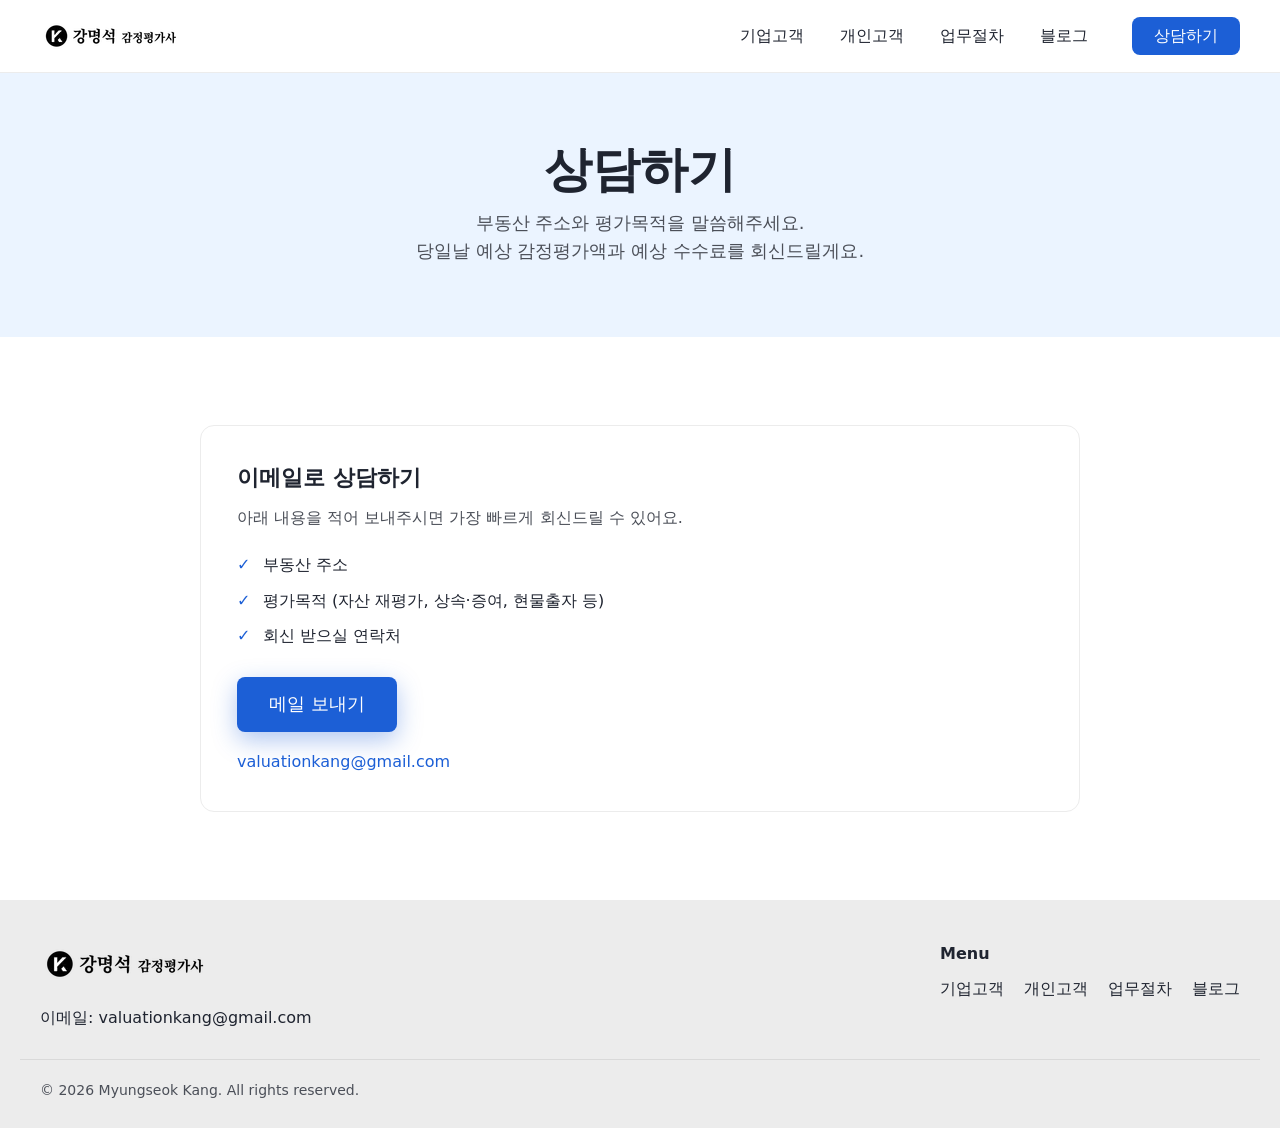
<file: contact/index.html>
<!DOCTYPE html><html lang="ko" data-astro-cid-hkbrpulz><head><meta charset="utf-8"><meta name="viewport" content="width=device-width, initial-scale=1"><title>상담하기 | 강명석 감정평가사</title><meta name="description" content="부동산 주소와 평가목적을 알려주시면 예상 감정평가액과 예상 수수료를 당일 회신드립니다."><link rel="canonical" href="https://valuationkang.com/contact/"><link rel="icon" type="image/png" href="/favicon.png"><link rel="sitemap" href="/sitemap-index.xml"><link rel="alternate" type="application/rss+xml" title="강명석 감정평가사 블로그" href="/rss.xml"><meta property="og:locale" content="ko_KR"><meta property="og:type" content="website"><meta property="og:site_name" content="강명석 감정평가사"><meta property="og:title" content="상담하기"><meta property="og:description" content="부동산 주소와 평가목적을 알려주시면 예상 감정평가액과 예상 수수료를 당일 회신드립니다."><meta property="og:url" content="https://valuationkang.com/contact/"><meta name="twitter:card" content="summary"><link rel="stylesheet" href="/_astro/Base.Bh7VbUNn.css"><style>.contact[data-astro-cid-6bfsojfh]{grid-template-columns:repeat(auto-fit,minmax(300px,1fr));gap:20px;max-width:920px;display:grid}.contact[data-astro-cid-6bfsojfh] .card[data-astro-cid-6bfsojfh]{padding:36px}.contact[data-astro-cid-6bfsojfh] h2[data-astro-cid-6bfsojfh]{margin-bottom:12px;font-size:1.4rem}.contact__checklist[data-astro-cid-6bfsojfh]{gap:8px;margin:20px 0 28px;display:grid}.contact__checklist[data-astro-cid-6bfsojfh] li[data-astro-cid-6bfsojfh]{padding-left:26px;position:relative}.contact__checklist[data-astro-cid-6bfsojfh] li[data-astro-cid-6bfsojfh]:before{content:"✓";color:var(--color-primary);font-weight:700;position:absolute;left:0}.contact__address[data-astro-cid-6bfsojfh]{color:var(--color-primary);margin-top:16px;font-weight:500}.contact__kakao[data-astro-cid-6bfsojfh]{background:var(--color-kakao);color:var(--color-kakao-text);box-shadow:none;margin-top:28px}.contact__kakao[data-astro-cid-6bfsojfh]:hover{background:var(--color-kakao-hover)}
</style></head><body data-astro-cid-hkbrpulz><a href="#content" class="skip-link" data-astro-cid-hkbrpulz>콘텐츠로 건너뛰기</a><style>astro-island,astro-slot,astro-static-slot{display:contents}</style><script>(()=>{var l=(n,t)=>{let i=async()=>{await(await n())()},e=typeof t.value=="object"?t.value:void 0,s={timeout:e==null?void 0:e.timeout};"requestIdleCallback"in window?window.requestIdleCallback(i,s):setTimeout(i,s.timeout||200)};(self.Astro||(self.Astro={})).idle=l;window.dispatchEvent(new Event("astro:idle"));})();</script><script>(()=>{var g=Object.defineProperty;var w=(a,s,c)=>s in a?g(a,s,{enumerable:!0,configurable:!0,writable:!0,value:c}):a[s]=c;var l=(a,s,c)=>w(a,typeof s!="symbol"?s+"":s,c);var E=new Set(["__proto__","constructor","prototype"]);{let a={0:t=>y(t),1:t=>c(t),2:t=>new RegExp(t),3:t=>new Date(t),4:t=>new Map(c(t)),5:t=>new Set(c(t)),6:t=>BigInt(t),7:t=>new URL(t),8:t=>new Uint8Array(t),9:t=>new Uint16Array(t),10:t=>new Uint32Array(t),11:t=>Number.POSITIVE_INFINITY*t},s=t=>{let[p,e]=t;return p in a?a[p](e):void 0},c=t=>t.map(s),y=t=>typeof t!="object"||t===null?t:Object.fromEntries(Object.entries(t).map(([p,e])=>[p,s(e)]));class f extends HTMLElement{constructor(){super(...arguments);l(this,"Component");l(this,"hydrator");l(this,"hydrate",async()=>{var b;if(!this.hydrator||!this.isConnected)return;let e=(b=this.parentElement)==null?void 0:b.closest("astro-island[ssr]");if(e){e.addEventListener("astro:hydrate",this.hydrate,{once:!0});return}let r=this.querySelectorAll("astro-slot"),n={},d=this.querySelectorAll("template[data-astro-template]");for(let o of d){let i=o.closest(this.tagName);i!=null&&i.isSameNode(this)&&(n[o.getAttribute("data-astro-template")||"default"]=o.innerHTML,o.remove())}for(let o of r){let i=o.closest(this.tagName);i!=null&&i.isSameNode(this)&&(n[o.getAttribute("name")||"default"]=o.innerHTML)}let u;try{u=this.hasAttribute("props")?y(JSON.parse(this.getAttribute("props"))):{}}catch(o){let i=this.getAttribute("component-url")||"<unknown>",v=this.getAttribute("component-export");throw v&&(i+=` (export ${v})`),console.error(`[hydrate] Error parsing props for component ${i}`,this.getAttribute("props"),o),o}let h;await this.hydrator(this)(this.Component,u,n,{client:this.getAttribute("client")}),this.removeAttribute("ssr"),this.dispatchEvent(new CustomEvent("astro:hydrate"))});l(this,"unmount",()=>{this.isConnected||this.dispatchEvent(new CustomEvent("astro:unmount"))})}disconnectedCallback(){document.removeEventListener("astro:after-swap",this.unmount),document.addEventListener("astro:after-swap",this.unmount,{once:!0})}connectedCallback(){if(!this.hasAttribute("await-children")||document.readyState==="interactive"||document.readyState==="complete")this.childrenConnectedCallback();else{let e=()=>{document.removeEventListener("DOMContentLoaded",e),r.disconnect(),this.childrenConnectedCallback()},r=new MutationObserver(()=>{var n;((n=this.lastChild)==null?void 0:n.nodeType)===Node.COMMENT_NODE&&this.lastChild.nodeValue==="astro:end"&&(this.lastChild.remove(),e())});r.observe(this,{childList:!0}),document.addEventListener("DOMContentLoaded",e)}}async childrenConnectedCallback(){let e=this.getAttribute("before-hydration-url");e&&await import(e),this.start()}getRetryImportUrl(e){let r=new URL(e,document.baseURI);return r.searchParams.set("astro-retry",Date.now().toString()),r.toString()}async importWithRetry(e){try{return await import(e)}catch(r){return await new Promise(n=>setTimeout(n,1e3)),import(this.getRetryImportUrl(e))}}handleHydrationError(e){let r=this.getAttribute("component-url"),n=new CustomEvent("astro:hydration-error",{cancelable:!0,bubbles:!0,composed:!0,detail:{error:e,componentUrl:r}});this.dispatchEvent(n)&&console.error(`[astro-island] Error hydrating ${r}`,e)}async start(){let e=JSON.parse(this.getAttribute("opts")),r=this.getAttribute("client");if(Astro[r]===void 0){window.addEventListener(`astro:${r}`,()=>this.start(),{once:!0});return}try{await Astro[r](async()=>{let n=this.getAttribute("renderer-url");try{let[d,{default:u}]=await Promise.all([this.importWithRetry(this.getAttribute("component-url")),n?this.importWithRetry(n):Promise.resolve({default:()=>()=>{}})]),h=this.getAttribute("component-export")||"default";if(h.includes(".")){this.Component=d;for(let m of h.split(".")){if(E.has(m)||!this.Component||typeof this.Component!="object"&&typeof this.Component!="function"||!Object.hasOwn(this.Component,m))throw new Error(`Invalid component export path: ${h}`);this.Component=this.Component[m]}}else{if(E.has(h))throw new Error(`Invalid component export path: ${h}`);this.Component=d[h]}return this.hydrator=u,this.hydrate}catch(d){return this.handleHydrationError(d),()=>{}}},e,this)}catch(n){this.handleHydrationError(n)}}attributeChangedCallback(){this.hydrate()}}l(f,"observedAttributes",["props"]),customElements.get("astro-island")||customElements.define("astro-island",f)}})();</script><astro-island uid="19tcGM" prefix="r4" component-url="/_astro/Header.CwP7OWio.js" component-export="default" renderer-url="/_astro/client.ClmjSpID.js" props="{&quot;path&quot;:[0,&quot;/contact/&quot;],&quot;logo&quot;:[0,{&quot;src&quot;:[0,&quot;/_astro/logo.-_JnN4Sy_Z3Awj4.webp&quot;],&quot;width&quot;:[0,140],&quot;height&quot;:[0,40]}],&quot;data-astro-cid-hkbrpulz&quot;:[0,true]}" ssr client="idle" opts="{&quot;name&quot;:&quot;Header&quot;,&quot;value&quot;:true}" await-children><header class="sticky top-0 z-50 border-b border-border bg-header-bg"><div class="container flex min-h-(--header-height) items-center justify-between"><a href="/" aria-label="강명석 감정평가사 홈"><img src="/_astro/logo.-_JnN4Sy_Z3Awj4.webp" alt="강명석 감정평가사" width="140" height="40" loading="eager" decoding="async" class="h-10 w-auto"/></a><button type="button" class="flex size-11 cursor-pointer flex-col justify-between rounded-lg bg-tint px-2.5 py-3 md:hidden" aria-expanded="false" aria-controls="site-nav" aria-label="메뉴 열기"><span class="block h-0.5 rounded-xs bg-navy"></span><span class="block h-0.5 rounded-xs bg-navy"></span><span class="block h-0.5 rounded-xs bg-navy"></span></button><nav id="site-nav" aria-label="주 메뉴" class="absolute inset-x-0 top-full flex-col items-stretch gap-3 border-b border-border bg-white px-(--gutter) pt-3 pb-5 md:static md:flex md:flex-row md:items-center md:gap-7 md:border-b-0 md:bg-transparent md:p-0 hidden"><ul class="flex flex-col gap-1 md:flex-row"><li><a href="/enterprises/" class="block rounded-lg px-2 py-3 font-medium hover:text-primary md:px-4 md:py-2">기업고객</a></li><li><a href="/individuals/" class="block rounded-lg px-2 py-3 font-medium hover:text-primary md:px-4 md:py-2">개인고객</a></li><li><a href="/process/" class="block rounded-lg px-2 py-3 font-medium hover:text-primary md:px-4 md:py-2">업무절차</a></li><li><a href="/blog/" class="block rounded-lg px-2 py-3 font-medium hover:text-primary md:px-4 md:py-2">블로그</a></li></ul><a href="/contact/" data-slot="button" data-variant="default" data-size="sm" class="inline-flex items-center justify-center rounded-lg leading-tight font-medium transition-colors disabled:pointer-events-none disabled:opacity-50 bg-primary text-primary-foreground hover:bg-primary-dark px-5.5 py-2.25">상담하기</a></nav></div></header><!--astro:end--></astro-island><main id="content" data-astro-cid-hkbrpulz><section class="bg-tint py-12 text-center md:py-18"><div class="container"><h1 class="text-3xl md:text-4xl lg:text-5xl">상담하기</h1><div class="mt-4 text-lg text-text-soft"><p data-astro-cid-6bfsojfh>부동산 주소와 평가목적을 말씀해주세요.</p><p data-astro-cid-6bfsojfh>당일날 예상 감정평가액과 예상 수수료를 회신드릴게요.</p></div></div></section><section class="section" data-astro-cid-6bfsojfh><div class="container contact" data-astro-cid-6bfsojfh><div class="card" data-astro-cid-6bfsojfh><h2 data-astro-cid-6bfsojfh>이메일로 상담하기</h2><p data-astro-cid-6bfsojfh>아래 내용을 적어 보내주시면 가장 빠르게 회신드릴 수 있어요.</p><ul class="contact__checklist" data-astro-cid-6bfsojfh><li data-astro-cid-6bfsojfh>부동산 주소</li><li data-astro-cid-6bfsojfh>평가목적 (자산 재평가, 상속·증여, 현물출자 등)</li><li data-astro-cid-6bfsojfh>회신 받으실 연락처</li></ul><a href="mailto:valuationkang@gmail.com?subject=%5B%EA%B0%90%EC%A0%95%ED%8F%89%EA%B0%80%20%EC%83%81%EB%8B%B4%5D%20%EC%98%88%EC%83%81%20%EA%B0%90%EC%A0%95%ED%8F%89%EA%B0%80%EC%95%A1%20%EB%AC%B8%EC%9D%98&amp;body=1.%20%EB%B6%80%EB%8F%99%EC%82%B0%20%EC%A3%BC%EC%86%8C%3A%20%0A2.%20%ED%8F%89%EA%B0%80%EB%AA%A9%EC%A0%81(%EC%98%88%3A%20%EC%9E%90%EC%82%B0%20%EC%9E%AC%ED%8F%89%EA%B0%80%2C%20%EC%A6%9D%EC%97%AC%20%EB%93%B1)%3A%20%0A3.%20%EC%97%B0%EB%9D%BD%EC%B2%98%3A%20%0A4.%20%EA%B8%B0%ED%83%80%20%EB%AC%B8%EC%9D%98%EC%82%AC%ED%95%AD%3A%20" class="btn btn--lg" data-astro-cid-6bfsojfh>메일 보내기</a><p class="contact__address" data-astro-cid-6bfsojfh><a href="mailto:valuationkang@gmail.com" data-astro-cid-6bfsojfh>valuationkang@gmail.com</a></p></div></div></section></main><footer class="bg-border pt-10 pb-7"><div class="container flex flex-wrap justify-between gap-8"><div><img src="/_astro/logo.-_JnN4Sy_1b53Bf.webp" alt="강명석 감정평가사" width="168" height="48" loading="lazy" decoding="async" class="h-12 w-auto"/><p class="mt-4">이메일:<!-- --> <a href="mailto:valuationkang@gmail.com" class="hover:text-primary">valuationkang@gmail.com</a></p></div><nav aria-label="하단 메뉴"><p class="mb-2 font-semibold">Menu</p><ul class="flex flex-wrap gap-5"><li><a href="/enterprises/" class="hover:text-primary">기업고객</a></li><li><a href="/individuals/" class="hover:text-primary">개인고객</a></li><li><a href="/process/" class="hover:text-primary">업무절차</a></li><li><a href="/blog/" class="hover:text-primary">블로그</a></li></ul></nav></div><div class="container mt-7 border-t border-border-strong pt-5 text-sm text-text-soft">© <!-- -->2026<!-- --> <!-- -->Myungseok Kang<!-- -->. All rights reserved.</div></footer></body></html>
</file>
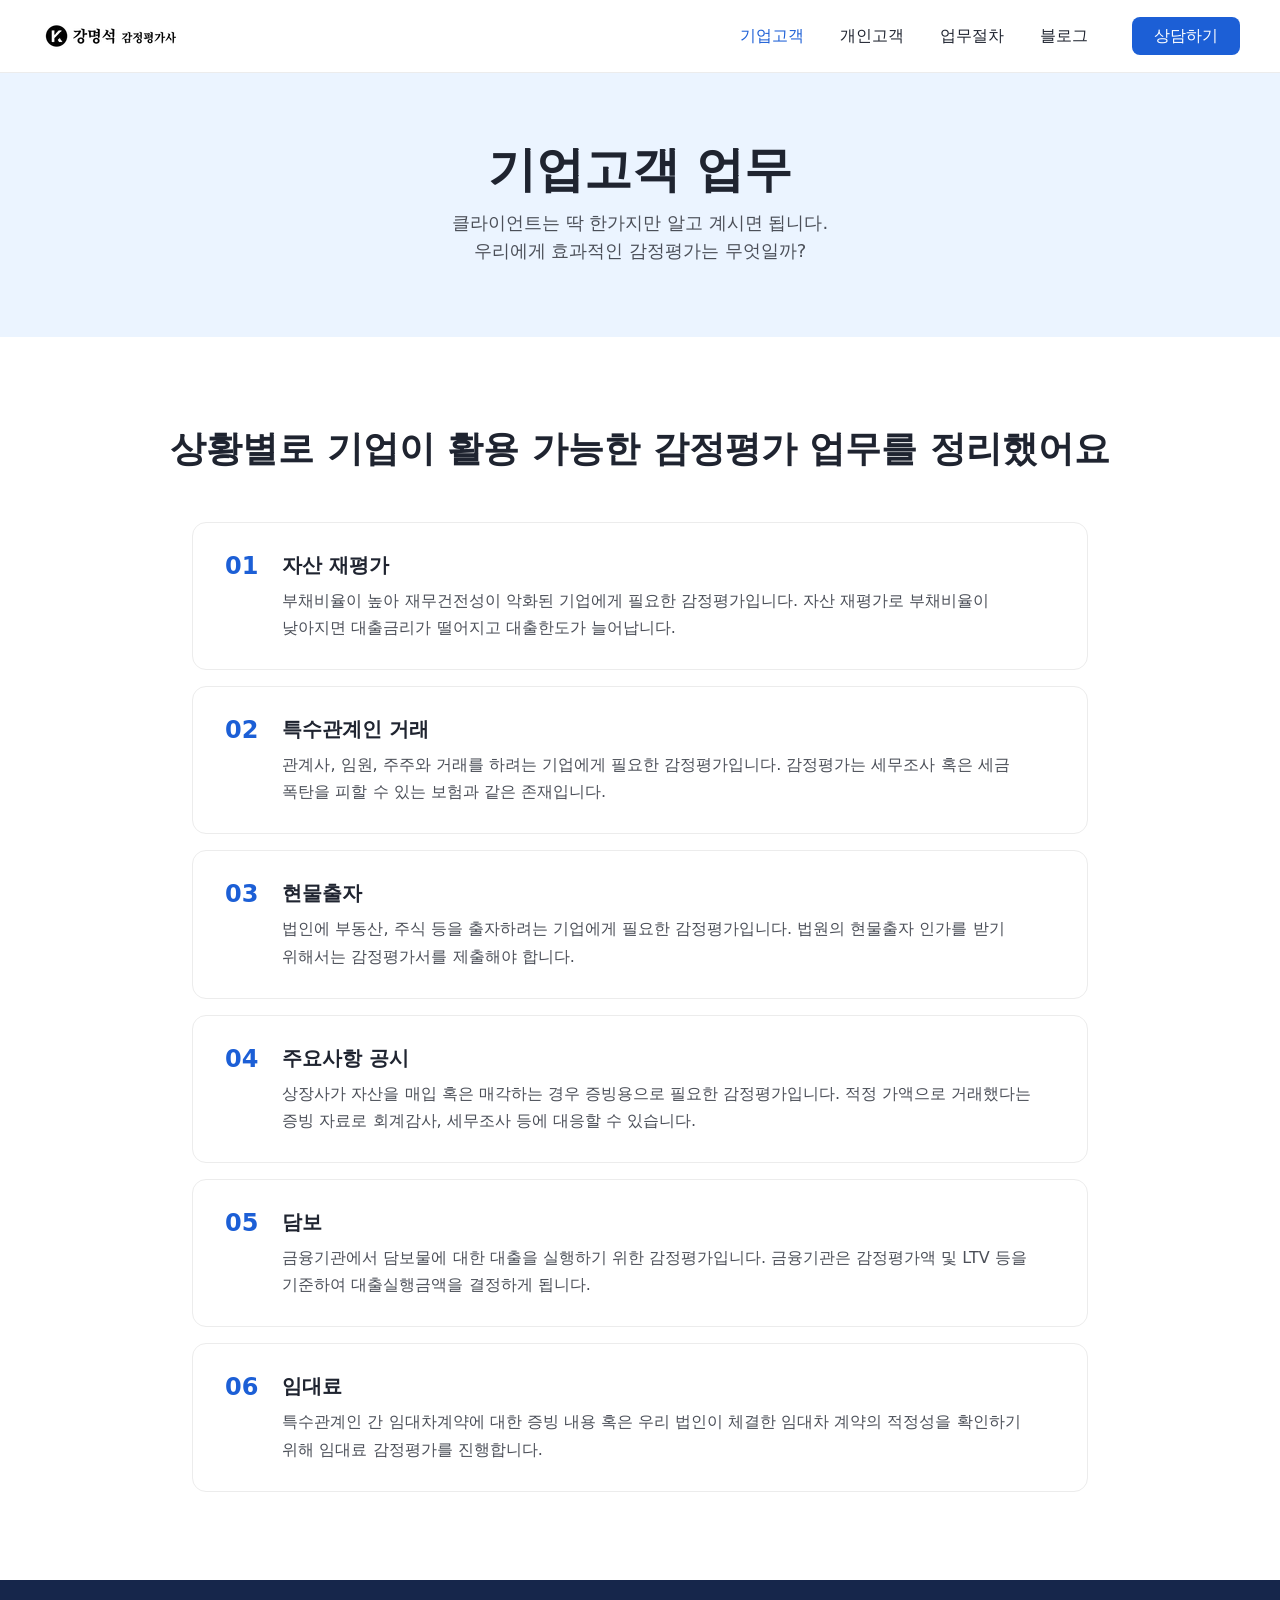
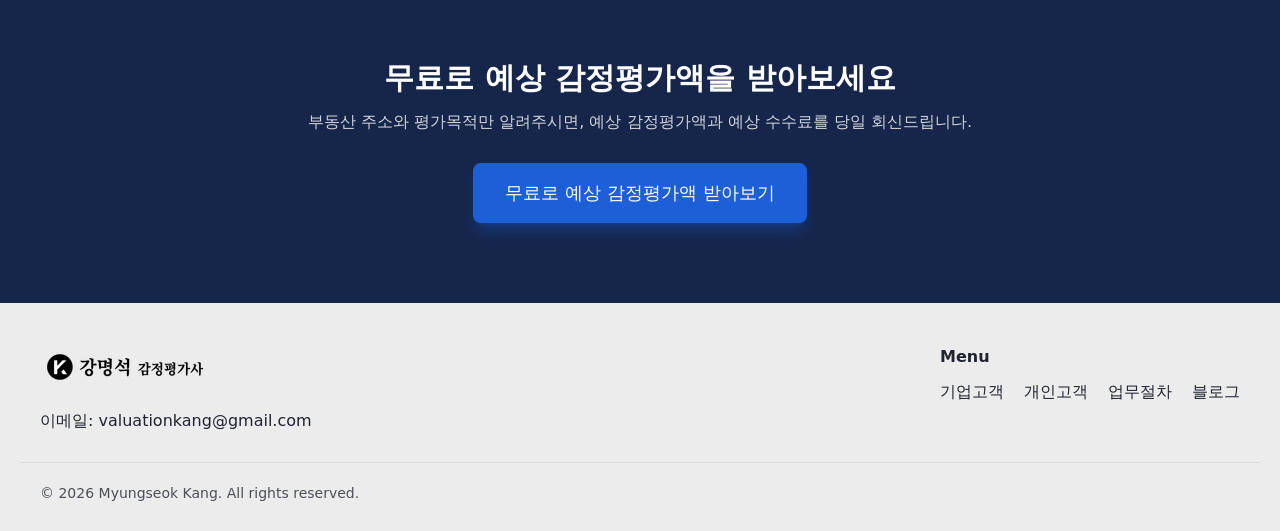
<file: enterprises/index.html>
<!DOCTYPE html><html lang="ko" data-astro-cid-hkbrpulz><head><meta charset="utf-8"><meta name="viewport" content="width=device-width, initial-scale=1"><title>기업고객 감정평가 | 강명석 감정평가사</title><meta name="description" content="자산 재평가, 특수관계인 거래, 현물출자, 주요사항 공시, 담보, 임대료 등 상황별로 기업이 활용 가능한 감정평가 업무를 정리했습니다."><link rel="canonical" href="https://valuationkang.com/enterprises/"><link rel="icon" type="image/png" href="/favicon.png"><link rel="sitemap" href="/sitemap-index.xml"><link rel="alternate" type="application/rss+xml" title="강명석 감정평가사 블로그" href="/rss.xml"><meta property="og:locale" content="ko_KR"><meta property="og:type" content="website"><meta property="og:site_name" content="강명석 감정평가사"><meta property="og:title" content="기업고객 감정평가"><meta property="og:description" content="자산 재평가, 특수관계인 거래, 현물출자, 주요사항 공시, 담보, 임대료 등 상황별로 기업이 활용 가능한 감정평가 업무를 정리했습니다."><meta property="og:url" content="https://valuationkang.com/enterprises/"><meta name="twitter:card" content="summary"><link rel="stylesheet" href="/_astro/Base.Bh7VbUNn.css"></head><body data-astro-cid-hkbrpulz><a href="#content" class="skip-link" data-astro-cid-hkbrpulz>콘텐츠로 건너뛰기</a><style>astro-island,astro-slot,astro-static-slot{display:contents}</style><script>(()=>{var l=(n,t)=>{let i=async()=>{await(await n())()},e=typeof t.value=="object"?t.value:void 0,s={timeout:e==null?void 0:e.timeout};"requestIdleCallback"in window?window.requestIdleCallback(i,s):setTimeout(i,s.timeout||200)};(self.Astro||(self.Astro={})).idle=l;window.dispatchEvent(new Event("astro:idle"));})();</script><script>(()=>{var g=Object.defineProperty;var w=(a,s,c)=>s in a?g(a,s,{enumerable:!0,configurable:!0,writable:!0,value:c}):a[s]=c;var l=(a,s,c)=>w(a,typeof s!="symbol"?s+"":s,c);var E=new Set(["__proto__","constructor","prototype"]);{let a={0:t=>y(t),1:t=>c(t),2:t=>new RegExp(t),3:t=>new Date(t),4:t=>new Map(c(t)),5:t=>new Set(c(t)),6:t=>BigInt(t),7:t=>new URL(t),8:t=>new Uint8Array(t),9:t=>new Uint16Array(t),10:t=>new Uint32Array(t),11:t=>Number.POSITIVE_INFINITY*t},s=t=>{let[p,e]=t;return p in a?a[p](e):void 0},c=t=>t.map(s),y=t=>typeof t!="object"||t===null?t:Object.fromEntries(Object.entries(t).map(([p,e])=>[p,s(e)]));class f extends HTMLElement{constructor(){super(...arguments);l(this,"Component");l(this,"hydrator");l(this,"hydrate",async()=>{var b;if(!this.hydrator||!this.isConnected)return;let e=(b=this.parentElement)==null?void 0:b.closest("astro-island[ssr]");if(e){e.addEventListener("astro:hydrate",this.hydrate,{once:!0});return}let r=this.querySelectorAll("astro-slot"),n={},d=this.querySelectorAll("template[data-astro-template]");for(let o of d){let i=o.closest(this.tagName);i!=null&&i.isSameNode(this)&&(n[o.getAttribute("data-astro-template")||"default"]=o.innerHTML,o.remove())}for(let o of r){let i=o.closest(this.tagName);i!=null&&i.isSameNode(this)&&(n[o.getAttribute("name")||"default"]=o.innerHTML)}let u;try{u=this.hasAttribute("props")?y(JSON.parse(this.getAttribute("props"))):{}}catch(o){let i=this.getAttribute("component-url")||"<unknown>",v=this.getAttribute("component-export");throw v&&(i+=` (export ${v})`),console.error(`[hydrate] Error parsing props for component ${i}`,this.getAttribute("props"),o),o}let h;await this.hydrator(this)(this.Component,u,n,{client:this.getAttribute("client")}),this.removeAttribute("ssr"),this.dispatchEvent(new CustomEvent("astro:hydrate"))});l(this,"unmount",()=>{this.isConnected||this.dispatchEvent(new CustomEvent("astro:unmount"))})}disconnectedCallback(){document.removeEventListener("astro:after-swap",this.unmount),document.addEventListener("astro:after-swap",this.unmount,{once:!0})}connectedCallback(){if(!this.hasAttribute("await-children")||document.readyState==="interactive"||document.readyState==="complete")this.childrenConnectedCallback();else{let e=()=>{document.removeEventListener("DOMContentLoaded",e),r.disconnect(),this.childrenConnectedCallback()},r=new MutationObserver(()=>{var n;((n=this.lastChild)==null?void 0:n.nodeType)===Node.COMMENT_NODE&&this.lastChild.nodeValue==="astro:end"&&(this.lastChild.remove(),e())});r.observe(this,{childList:!0}),document.addEventListener("DOMContentLoaded",e)}}async childrenConnectedCallback(){let e=this.getAttribute("before-hydration-url");e&&await import(e),this.start()}getRetryImportUrl(e){let r=new URL(e,document.baseURI);return r.searchParams.set("astro-retry",Date.now().toString()),r.toString()}async importWithRetry(e){try{return await import(e)}catch(r){return await new Promise(n=>setTimeout(n,1e3)),import(this.getRetryImportUrl(e))}}handleHydrationError(e){let r=this.getAttribute("component-url"),n=new CustomEvent("astro:hydration-error",{cancelable:!0,bubbles:!0,composed:!0,detail:{error:e,componentUrl:r}});this.dispatchEvent(n)&&console.error(`[astro-island] Error hydrating ${r}`,e)}async start(){let e=JSON.parse(this.getAttribute("opts")),r=this.getAttribute("client");if(Astro[r]===void 0){window.addEventListener(`astro:${r}`,()=>this.start(),{once:!0});return}try{await Astro[r](async()=>{let n=this.getAttribute("renderer-url");try{let[d,{default:u}]=await Promise.all([this.importWithRetry(this.getAttribute("component-url")),n?this.importWithRetry(n):Promise.resolve({default:()=>()=>{}})]),h=this.getAttribute("component-export")||"default";if(h.includes(".")){this.Component=d;for(let m of h.split(".")){if(E.has(m)||!this.Component||typeof this.Component!="object"&&typeof this.Component!="function"||!Object.hasOwn(this.Component,m))throw new Error(`Invalid component export path: ${h}`);this.Component=this.Component[m]}}else{if(E.has(h))throw new Error(`Invalid component export path: ${h}`);this.Component=d[h]}return this.hydrator=u,this.hydrate}catch(d){return this.handleHydrationError(d),()=>{}}},e,this)}catch(n){this.handleHydrationError(n)}}attributeChangedCallback(){this.hydrate()}}l(f,"observedAttributes",["props"]),customElements.get("astro-island")||customElements.define("astro-island",f)}})();</script><astro-island uid="Z178k82" prefix="r8" component-url="/_astro/Header.CwP7OWio.js" component-export="default" renderer-url="/_astro/client.ClmjSpID.js" props="{&quot;path&quot;:[0,&quot;/enterprises/&quot;],&quot;logo&quot;:[0,{&quot;src&quot;:[0,&quot;/_astro/logo.-_JnN4Sy_Z3Awj4.webp&quot;],&quot;width&quot;:[0,140],&quot;height&quot;:[0,40]}],&quot;data-astro-cid-hkbrpulz&quot;:[0,true]}" ssr client="idle" opts="{&quot;name&quot;:&quot;Header&quot;,&quot;value&quot;:true}" await-children><header class="sticky top-0 z-50 border-b border-border bg-header-bg"><div class="container flex min-h-(--header-height) items-center justify-between"><a href="/" aria-label="강명석 감정평가사 홈"><img src="/_astro/logo.-_JnN4Sy_Z3Awj4.webp" alt="강명석 감정평가사" width="140" height="40" loading="eager" decoding="async" class="h-10 w-auto"/></a><button type="button" class="flex size-11 cursor-pointer flex-col justify-between rounded-lg bg-tint px-2.5 py-3 md:hidden" aria-expanded="false" aria-controls="site-nav" aria-label="메뉴 열기"><span class="block h-0.5 rounded-xs bg-navy"></span><span class="block h-0.5 rounded-xs bg-navy"></span><span class="block h-0.5 rounded-xs bg-navy"></span></button><nav id="site-nav" aria-label="주 메뉴" class="absolute inset-x-0 top-full flex-col items-stretch gap-3 border-b border-border bg-white px-(--gutter) pt-3 pb-5 md:static md:flex md:flex-row md:items-center md:gap-7 md:border-b-0 md:bg-transparent md:p-0 hidden"><ul class="flex flex-col gap-1 md:flex-row"><li><a href="/enterprises/" aria-current="page" class="block rounded-lg px-2 py-3 font-medium hover:text-primary md:px-4 md:py-2 text-primary">기업고객</a></li><li><a href="/individuals/" class="block rounded-lg px-2 py-3 font-medium hover:text-primary md:px-4 md:py-2">개인고객</a></li><li><a href="/process/" class="block rounded-lg px-2 py-3 font-medium hover:text-primary md:px-4 md:py-2">업무절차</a></li><li><a href="/blog/" class="block rounded-lg px-2 py-3 font-medium hover:text-primary md:px-4 md:py-2">블로그</a></li></ul><a href="/contact/" data-slot="button" data-variant="default" data-size="sm" class="inline-flex items-center justify-center rounded-lg leading-tight font-medium transition-colors disabled:pointer-events-none disabled:opacity-50 bg-primary text-primary-foreground hover:bg-primary-dark px-5.5 py-2.25">상담하기</a></nav></div></header><!--astro:end--></astro-island><main id="content" data-astro-cid-hkbrpulz><section class="bg-tint py-12 text-center md:py-18"><div class="container"><h1 class="text-3xl md:text-4xl lg:text-5xl">기업고객 업무</h1><div class="mt-4 text-lg text-text-soft"><p>클라이언트는 딱 한가지만 알고 계시면 됩니다.</p><p>우리에게 효과적인 감정평가는 무엇일까?</p></div></div></section><section class="section"><div class="container"><div class="section__head"><h2>상황별로 기업이 활용 가능한 감정평가 업무를 정리했어요</h2></div><div class="mx-auto grid max-w-4xl gap-4"><article data-slot="card" class="rounded-card border border-border bg-card text-card-foreground flex flex-col gap-2 p-6 sm:flex-row sm:gap-6 sm:px-8 sm:py-7"><span class="text-2xl leading-tight font-semibold text-primary">01</span><div><h3 class="mb-2 text-xl">자산 재평가</h3><p class="text-text-soft">부채비율이 높아 재무건전성이 악화된 기업에게 필요한 감정평가입니다. 자산 재평가로 부채비율이 낮아지면 대출금리가 떨어지고 대출한도가 늘어납니다.</p></div></article><article data-slot="card" class="rounded-card border border-border bg-card text-card-foreground flex flex-col gap-2 p-6 sm:flex-row sm:gap-6 sm:px-8 sm:py-7"><span class="text-2xl leading-tight font-semibold text-primary">02</span><div><h3 class="mb-2 text-xl">특수관계인 거래</h3><p class="text-text-soft">관계사, 임원, 주주와 거래를 하려는 기업에게 필요한 감정평가입니다. 감정평가는 세무조사 혹은 세금 폭탄을 피할 수 있는 보험과 같은 존재입니다.</p></div></article><article data-slot="card" class="rounded-card border border-border bg-card text-card-foreground flex flex-col gap-2 p-6 sm:flex-row sm:gap-6 sm:px-8 sm:py-7"><span class="text-2xl leading-tight font-semibold text-primary">03</span><div><h3 class="mb-2 text-xl">현물출자</h3><p class="text-text-soft">법인에 부동산, 주식 등을 출자하려는 기업에게 필요한 감정평가입니다. 법원의 현물출자 인가를 받기 위해서는 감정평가서를 제출해야 합니다.</p></div></article><article data-slot="card" class="rounded-card border border-border bg-card text-card-foreground flex flex-col gap-2 p-6 sm:flex-row sm:gap-6 sm:px-8 sm:py-7"><span class="text-2xl leading-tight font-semibold text-primary">04</span><div><h3 class="mb-2 text-xl">주요사항 공시</h3><p class="text-text-soft">상장사가 자산을 매입 혹은 매각하는 경우 증빙용으로 필요한 감정평가입니다. 적정 가액으로 거래했다는 증빙 자료로 회계감사, 세무조사 등에 대응할 수 있습니다.</p></div></article><article data-slot="card" class="rounded-card border border-border bg-card text-card-foreground flex flex-col gap-2 p-6 sm:flex-row sm:gap-6 sm:px-8 sm:py-7"><span class="text-2xl leading-tight font-semibold text-primary">05</span><div><h3 class="mb-2 text-xl">담보</h3><p class="text-text-soft">금융기관에서 담보물에 대한 대출을 실행하기 위한 감정평가입니다. 금융기관은 감정평가액 및 LTV 등을 기준하여 대출실행금액을 결정하게 됩니다.</p></div></article><article data-slot="card" class="rounded-card border border-border bg-card text-card-foreground flex flex-col gap-2 p-6 sm:flex-row sm:gap-6 sm:px-8 sm:py-7"><span class="text-2xl leading-tight font-semibold text-primary">06</span><div><h3 class="mb-2 text-xl">임대료</h3><p class="text-text-soft">특수관계인 간 임대차계약에 대한 증빙 내용 혹은 우리 법인이 체결한 임대차 계약의 적정성을 확인하기 위해 임대료 감정평가를 진행합니다.</p></div></article></div></div></section><section class="bg-navy text-center py-20"><div class="container"><h2 class="text-2xl text-white lg:text-3xl">무료로 예상 감정평가액을 받아보세요</h2><p class="mt-3 mb-7 text-on-dark-soft">부동산 주소와 평가목적만 알려주시면, 예상 감정평가액과 예상 수수료를 당일 회신드립니다.</p><a href="/contact/" data-slot="button" data-variant="default" data-size="lg" class="inline-flex items-center justify-center rounded-lg font-medium transition-colors disabled:pointer-events-none disabled:opacity-50 bg-primary text-primary-foreground hover:bg-primary-dark px-8 py-4 text-lg shadow-lg shadow-primary/35">무료로 예상 감정평가액 받아보기</a></div></section></main><footer class="bg-border pt-10 pb-7"><div class="container flex flex-wrap justify-between gap-8"><div><img src="/_astro/logo.-_JnN4Sy_1b53Bf.webp" alt="강명석 감정평가사" width="168" height="48" loading="lazy" decoding="async" class="h-12 w-auto"/><p class="mt-4">이메일:<!-- --> <a href="mailto:valuationkang@gmail.com" class="hover:text-primary">valuationkang@gmail.com</a></p></div><nav aria-label="하단 메뉴"><p class="mb-2 font-semibold">Menu</p><ul class="flex flex-wrap gap-5"><li><a href="/enterprises/" class="hover:text-primary">기업고객</a></li><li><a href="/individuals/" class="hover:text-primary">개인고객</a></li><li><a href="/process/" class="hover:text-primary">업무절차</a></li><li><a href="/blog/" class="hover:text-primary">블로그</a></li></ul></nav></div><div class="container mt-7 border-t border-border-strong pt-5 text-sm text-text-soft">© <!-- -->2026<!-- --> <!-- -->Myungseok Kang<!-- -->. All rights reserved.</div></footer></body></html>
</file>
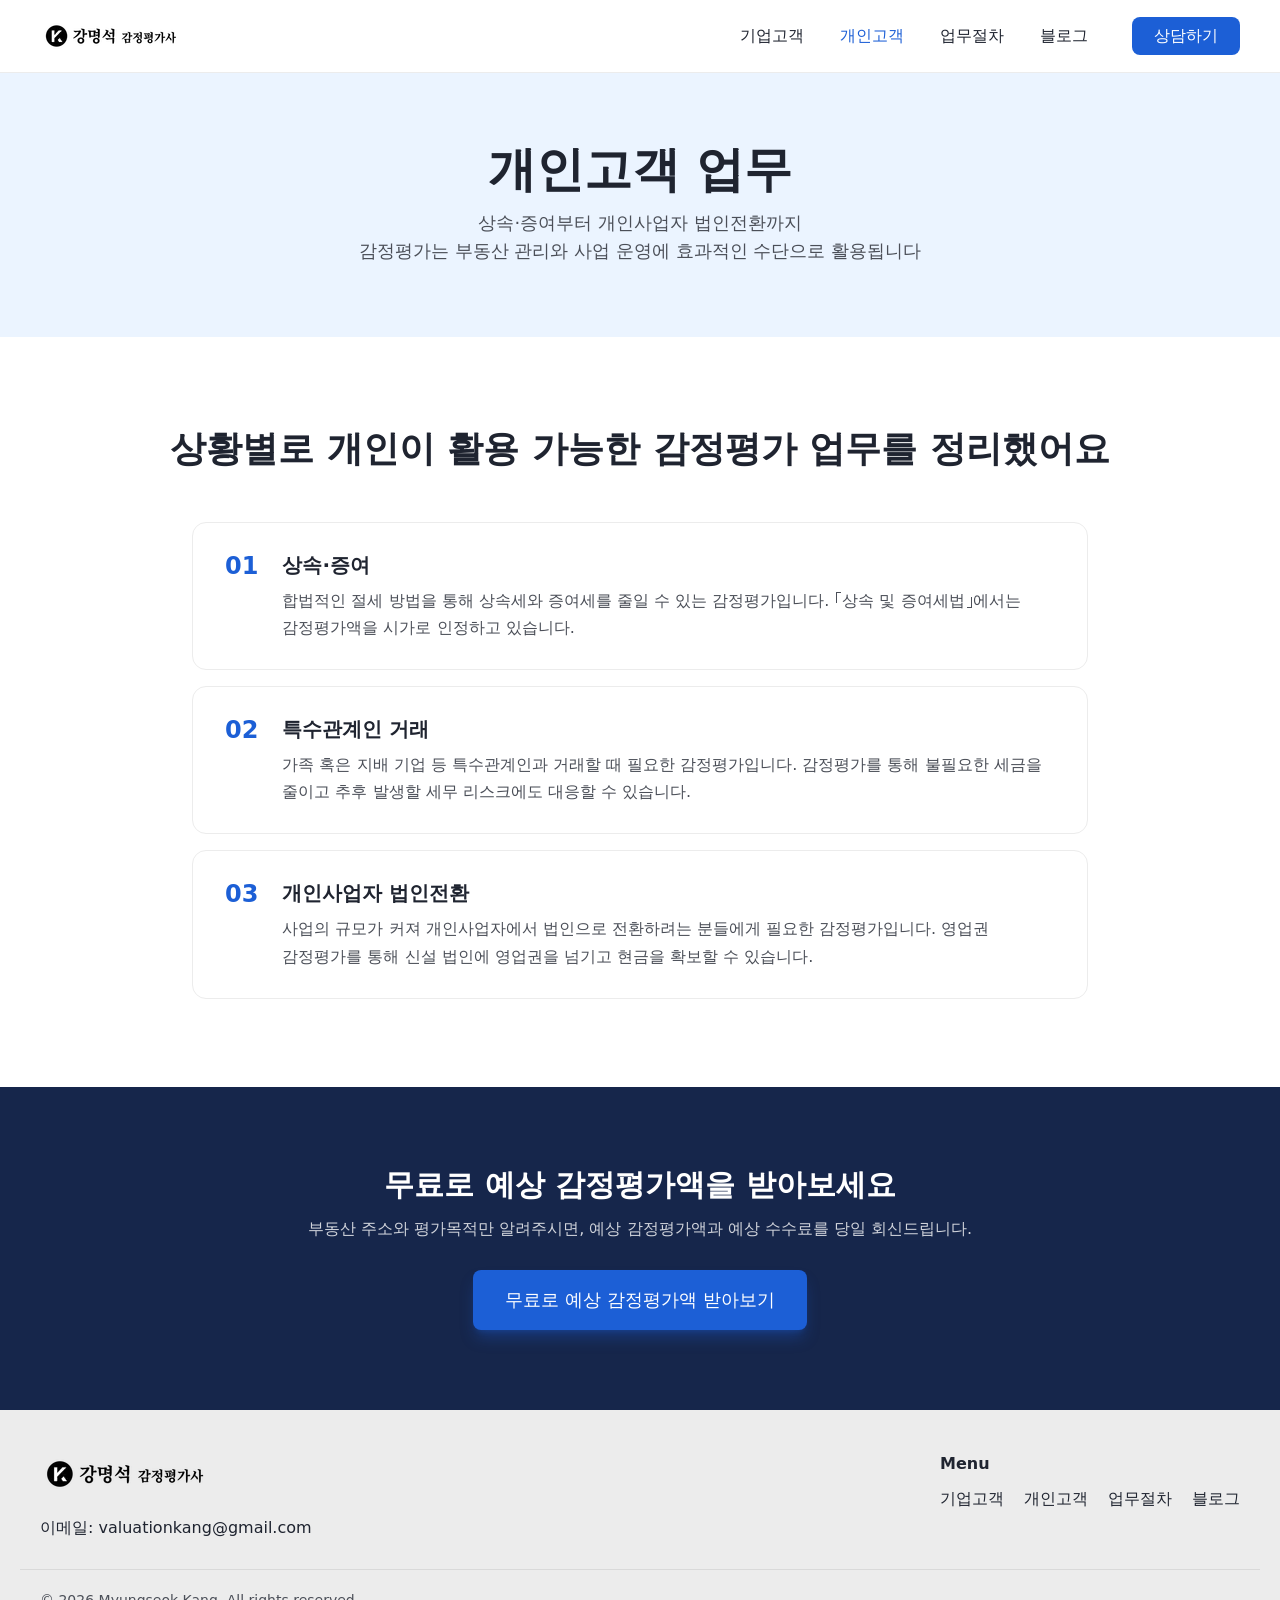
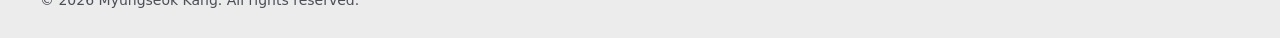
<file: individuals/index.html>
<!DOCTYPE html><html lang="ko" data-astro-cid-hkbrpulz><head><meta charset="utf-8"><meta name="viewport" content="width=device-width, initial-scale=1"><title>개인고객 감정평가 | 강명석 감정평가사</title><meta name="description" content="상속·증여, 특수관계인 거래, 개인사업자 법인전환 등 상황별로 개인이 활용 가능한 감정평가 업무를 정리했습니다."><link rel="canonical" href="https://valuationkang.com/individuals/"><link rel="icon" type="image/png" href="/favicon.png"><link rel="sitemap" href="/sitemap-index.xml"><link rel="alternate" type="application/rss+xml" title="강명석 감정평가사 블로그" href="/rss.xml"><meta property="og:locale" content="ko_KR"><meta property="og:type" content="website"><meta property="og:site_name" content="강명석 감정평가사"><meta property="og:title" content="개인고객 감정평가"><meta property="og:description" content="상속·증여, 특수관계인 거래, 개인사업자 법인전환 등 상황별로 개인이 활용 가능한 감정평가 업무를 정리했습니다."><meta property="og:url" content="https://valuationkang.com/individuals/"><meta name="twitter:card" content="summary"><link rel="stylesheet" href="/_astro/Base.Bh7VbUNn.css"></head><body data-astro-cid-hkbrpulz><a href="#content" class="skip-link" data-astro-cid-hkbrpulz>콘텐츠로 건너뛰기</a><style>astro-island,astro-slot,astro-static-slot{display:contents}</style><script>(()=>{var l=(n,t)=>{let i=async()=>{await(await n())()},e=typeof t.value=="object"?t.value:void 0,s={timeout:e==null?void 0:e.timeout};"requestIdleCallback"in window?window.requestIdleCallback(i,s):setTimeout(i,s.timeout||200)};(self.Astro||(self.Astro={})).idle=l;window.dispatchEvent(new Event("astro:idle"));})();</script><script>(()=>{var g=Object.defineProperty;var w=(a,s,c)=>s in a?g(a,s,{enumerable:!0,configurable:!0,writable:!0,value:c}):a[s]=c;var l=(a,s,c)=>w(a,typeof s!="symbol"?s+"":s,c);var E=new Set(["__proto__","constructor","prototype"]);{let a={0:t=>y(t),1:t=>c(t),2:t=>new RegExp(t),3:t=>new Date(t),4:t=>new Map(c(t)),5:t=>new Set(c(t)),6:t=>BigInt(t),7:t=>new URL(t),8:t=>new Uint8Array(t),9:t=>new Uint16Array(t),10:t=>new Uint32Array(t),11:t=>Number.POSITIVE_INFINITY*t},s=t=>{let[p,e]=t;return p in a?a[p](e):void 0},c=t=>t.map(s),y=t=>typeof t!="object"||t===null?t:Object.fromEntries(Object.entries(t).map(([p,e])=>[p,s(e)]));class f extends HTMLElement{constructor(){super(...arguments);l(this,"Component");l(this,"hydrator");l(this,"hydrate",async()=>{var b;if(!this.hydrator||!this.isConnected)return;let e=(b=this.parentElement)==null?void 0:b.closest("astro-island[ssr]");if(e){e.addEventListener("astro:hydrate",this.hydrate,{once:!0});return}let r=this.querySelectorAll("astro-slot"),n={},d=this.querySelectorAll("template[data-astro-template]");for(let o of d){let i=o.closest(this.tagName);i!=null&&i.isSameNode(this)&&(n[o.getAttribute("data-astro-template")||"default"]=o.innerHTML,o.remove())}for(let o of r){let i=o.closest(this.tagName);i!=null&&i.isSameNode(this)&&(n[o.getAttribute("name")||"default"]=o.innerHTML)}let u;try{u=this.hasAttribute("props")?y(JSON.parse(this.getAttribute("props"))):{}}catch(o){let i=this.getAttribute("component-url")||"<unknown>",v=this.getAttribute("component-export");throw v&&(i+=` (export ${v})`),console.error(`[hydrate] Error parsing props for component ${i}`,this.getAttribute("props"),o),o}let h;await this.hydrator(this)(this.Component,u,n,{client:this.getAttribute("client")}),this.removeAttribute("ssr"),this.dispatchEvent(new CustomEvent("astro:hydrate"))});l(this,"unmount",()=>{this.isConnected||this.dispatchEvent(new CustomEvent("astro:unmount"))})}disconnectedCallback(){document.removeEventListener("astro:after-swap",this.unmount),document.addEventListener("astro:after-swap",this.unmount,{once:!0})}connectedCallback(){if(!this.hasAttribute("await-children")||document.readyState==="interactive"||document.readyState==="complete")this.childrenConnectedCallback();else{let e=()=>{document.removeEventListener("DOMContentLoaded",e),r.disconnect(),this.childrenConnectedCallback()},r=new MutationObserver(()=>{var n;((n=this.lastChild)==null?void 0:n.nodeType)===Node.COMMENT_NODE&&this.lastChild.nodeValue==="astro:end"&&(this.lastChild.remove(),e())});r.observe(this,{childList:!0}),document.addEventListener("DOMContentLoaded",e)}}async childrenConnectedCallback(){let e=this.getAttribute("before-hydration-url");e&&await import(e),this.start()}getRetryImportUrl(e){let r=new URL(e,document.baseURI);return r.searchParams.set("astro-retry",Date.now().toString()),r.toString()}async importWithRetry(e){try{return await import(e)}catch(r){return await new Promise(n=>setTimeout(n,1e3)),import(this.getRetryImportUrl(e))}}handleHydrationError(e){let r=this.getAttribute("component-url"),n=new CustomEvent("astro:hydration-error",{cancelable:!0,bubbles:!0,composed:!0,detail:{error:e,componentUrl:r}});this.dispatchEvent(n)&&console.error(`[astro-island] Error hydrating ${r}`,e)}async start(){let e=JSON.parse(this.getAttribute("opts")),r=this.getAttribute("client");if(Astro[r]===void 0){window.addEventListener(`astro:${r}`,()=>this.start(),{once:!0});return}try{await Astro[r](async()=>{let n=this.getAttribute("renderer-url");try{let[d,{default:u}]=await Promise.all([this.importWithRetry(this.getAttribute("component-url")),n?this.importWithRetry(n):Promise.resolve({default:()=>()=>{}})]),h=this.getAttribute("component-export")||"default";if(h.includes(".")){this.Component=d;for(let m of h.split(".")){if(E.has(m)||!this.Component||typeof this.Component!="object"&&typeof this.Component!="function"||!Object.hasOwn(this.Component,m))throw new Error(`Invalid component export path: ${h}`);this.Component=this.Component[m]}}else{if(E.has(h))throw new Error(`Invalid component export path: ${h}`);this.Component=d[h]}return this.hydrator=u,this.hydrate}catch(d){return this.handleHydrationError(d),()=>{}}},e,this)}catch(n){this.handleHydrationError(n)}}attributeChangedCallback(){this.hydrate()}}l(f,"observedAttributes",["props"]),customElements.get("astro-island")||customElements.define("astro-island",f)}})();</script><astro-island uid="Z1cQugv" prefix="r8" component-url="/_astro/Header.CwP7OWio.js" component-export="default" renderer-url="/_astro/client.ClmjSpID.js" props="{&quot;path&quot;:[0,&quot;/individuals/&quot;],&quot;logo&quot;:[0,{&quot;src&quot;:[0,&quot;/_astro/logo.-_JnN4Sy_Z3Awj4.webp&quot;],&quot;width&quot;:[0,140],&quot;height&quot;:[0,40]}],&quot;data-astro-cid-hkbrpulz&quot;:[0,true]}" ssr client="idle" opts="{&quot;name&quot;:&quot;Header&quot;,&quot;value&quot;:true}" await-children><header class="sticky top-0 z-50 border-b border-border bg-header-bg"><div class="container flex min-h-(--header-height) items-center justify-between"><a href="/" aria-label="강명석 감정평가사 홈"><img src="/_astro/logo.-_JnN4Sy_Z3Awj4.webp" alt="강명석 감정평가사" width="140" height="40" loading="eager" decoding="async" class="h-10 w-auto"/></a><button type="button" class="flex size-11 cursor-pointer flex-col justify-between rounded-lg bg-tint px-2.5 py-3 md:hidden" aria-expanded="false" aria-controls="site-nav" aria-label="메뉴 열기"><span class="block h-0.5 rounded-xs bg-navy"></span><span class="block h-0.5 rounded-xs bg-navy"></span><span class="block h-0.5 rounded-xs bg-navy"></span></button><nav id="site-nav" aria-label="주 메뉴" class="absolute inset-x-0 top-full flex-col items-stretch gap-3 border-b border-border bg-white px-(--gutter) pt-3 pb-5 md:static md:flex md:flex-row md:items-center md:gap-7 md:border-b-0 md:bg-transparent md:p-0 hidden"><ul class="flex flex-col gap-1 md:flex-row"><li><a href="/enterprises/" class="block rounded-lg px-2 py-3 font-medium hover:text-primary md:px-4 md:py-2">기업고객</a></li><li><a href="/individuals/" aria-current="page" class="block rounded-lg px-2 py-3 font-medium hover:text-primary md:px-4 md:py-2 text-primary">개인고객</a></li><li><a href="/process/" class="block rounded-lg px-2 py-3 font-medium hover:text-primary md:px-4 md:py-2">업무절차</a></li><li><a href="/blog/" class="block rounded-lg px-2 py-3 font-medium hover:text-primary md:px-4 md:py-2">블로그</a></li></ul><a href="/contact/" data-slot="button" data-variant="default" data-size="sm" class="inline-flex items-center justify-center rounded-lg leading-tight font-medium transition-colors disabled:pointer-events-none disabled:opacity-50 bg-primary text-primary-foreground hover:bg-primary-dark px-5.5 py-2.25">상담하기</a></nav></div></header><!--astro:end--></astro-island><main id="content" data-astro-cid-hkbrpulz><section class="bg-tint py-12 text-center md:py-18"><div class="container"><h1 class="text-3xl md:text-4xl lg:text-5xl">개인고객 업무</h1><div class="mt-4 text-lg text-text-soft"><p>상속·증여부터 개인사업자 법인전환까지</p><p>감정평가는 부동산 관리와 사업 운영에 효과적인 수단으로 활용됩니다</p></div></div></section><section class="section"><div class="container"><div class="section__head"><h2>상황별로 개인이 활용 가능한 감정평가 업무를 정리했어요</h2></div><div class="mx-auto grid max-w-4xl gap-4"><article data-slot="card" class="rounded-card border border-border bg-card text-card-foreground flex flex-col gap-2 p-6 sm:flex-row sm:gap-6 sm:px-8 sm:py-7"><span class="text-2xl leading-tight font-semibold text-primary">01</span><div><h3 class="mb-2 text-xl">상속·증여</h3><p class="text-text-soft">합법적인 절세 방법을 통해 상속세와 증여세를 줄일 수 있는 감정평가입니다. ｢상속 및 증여세법｣에서는 감정평가액을 시가로 인정하고 있습니다.</p></div></article><article data-slot="card" class="rounded-card border border-border bg-card text-card-foreground flex flex-col gap-2 p-6 sm:flex-row sm:gap-6 sm:px-8 sm:py-7"><span class="text-2xl leading-tight font-semibold text-primary">02</span><div><h3 class="mb-2 text-xl">특수관계인 거래</h3><p class="text-text-soft">가족 혹은 지배 기업 등 특수관계인과 거래할 때 필요한 감정평가입니다. 감정평가를 통해 불필요한 세금을 줄이고 추후 발생할 세무 리스크에도 대응할 수 있습니다.</p></div></article><article data-slot="card" class="rounded-card border border-border bg-card text-card-foreground flex flex-col gap-2 p-6 sm:flex-row sm:gap-6 sm:px-8 sm:py-7"><span class="text-2xl leading-tight font-semibold text-primary">03</span><div><h3 class="mb-2 text-xl">개인사업자 법인전환</h3><p class="text-text-soft">사업의 규모가 커져 개인사업자에서 법인으로 전환하려는 분들에게 필요한 감정평가입니다. 영업권 감정평가를 통해 신설 법인에 영업권을 넘기고 현금을 확보할 수 있습니다.</p></div></article></div></div></section><section class="bg-navy text-center py-20"><div class="container"><h2 class="text-2xl text-white lg:text-3xl">무료로 예상 감정평가액을 받아보세요</h2><p class="mt-3 mb-7 text-on-dark-soft">부동산 주소와 평가목적만 알려주시면, 예상 감정평가액과 예상 수수료를 당일 회신드립니다.</p><a href="/contact/" data-slot="button" data-variant="default" data-size="lg" class="inline-flex items-center justify-center rounded-lg font-medium transition-colors disabled:pointer-events-none disabled:opacity-50 bg-primary text-primary-foreground hover:bg-primary-dark px-8 py-4 text-lg shadow-lg shadow-primary/35">무료로 예상 감정평가액 받아보기</a></div></section></main><footer class="bg-border pt-10 pb-7"><div class="container flex flex-wrap justify-between gap-8"><div><img src="/_astro/logo.-_JnN4Sy_1b53Bf.webp" alt="강명석 감정평가사" width="168" height="48" loading="lazy" decoding="async" class="h-12 w-auto"/><p class="mt-4">이메일:<!-- --> <a href="mailto:valuationkang@gmail.com" class="hover:text-primary">valuationkang@gmail.com</a></p></div><nav aria-label="하단 메뉴"><p class="mb-2 font-semibold">Menu</p><ul class="flex flex-wrap gap-5"><li><a href="/enterprises/" class="hover:text-primary">기업고객</a></li><li><a href="/individuals/" class="hover:text-primary">개인고객</a></li><li><a href="/process/" class="hover:text-primary">업무절차</a></li><li><a href="/blog/" class="hover:text-primary">블로그</a></li></ul></nav></div><div class="container mt-7 border-t border-border-strong pt-5 text-sm text-text-soft">© <!-- -->2026<!-- --> <!-- -->Myungseok Kang<!-- -->. All rights reserved.</div></footer></body></html>
</file>
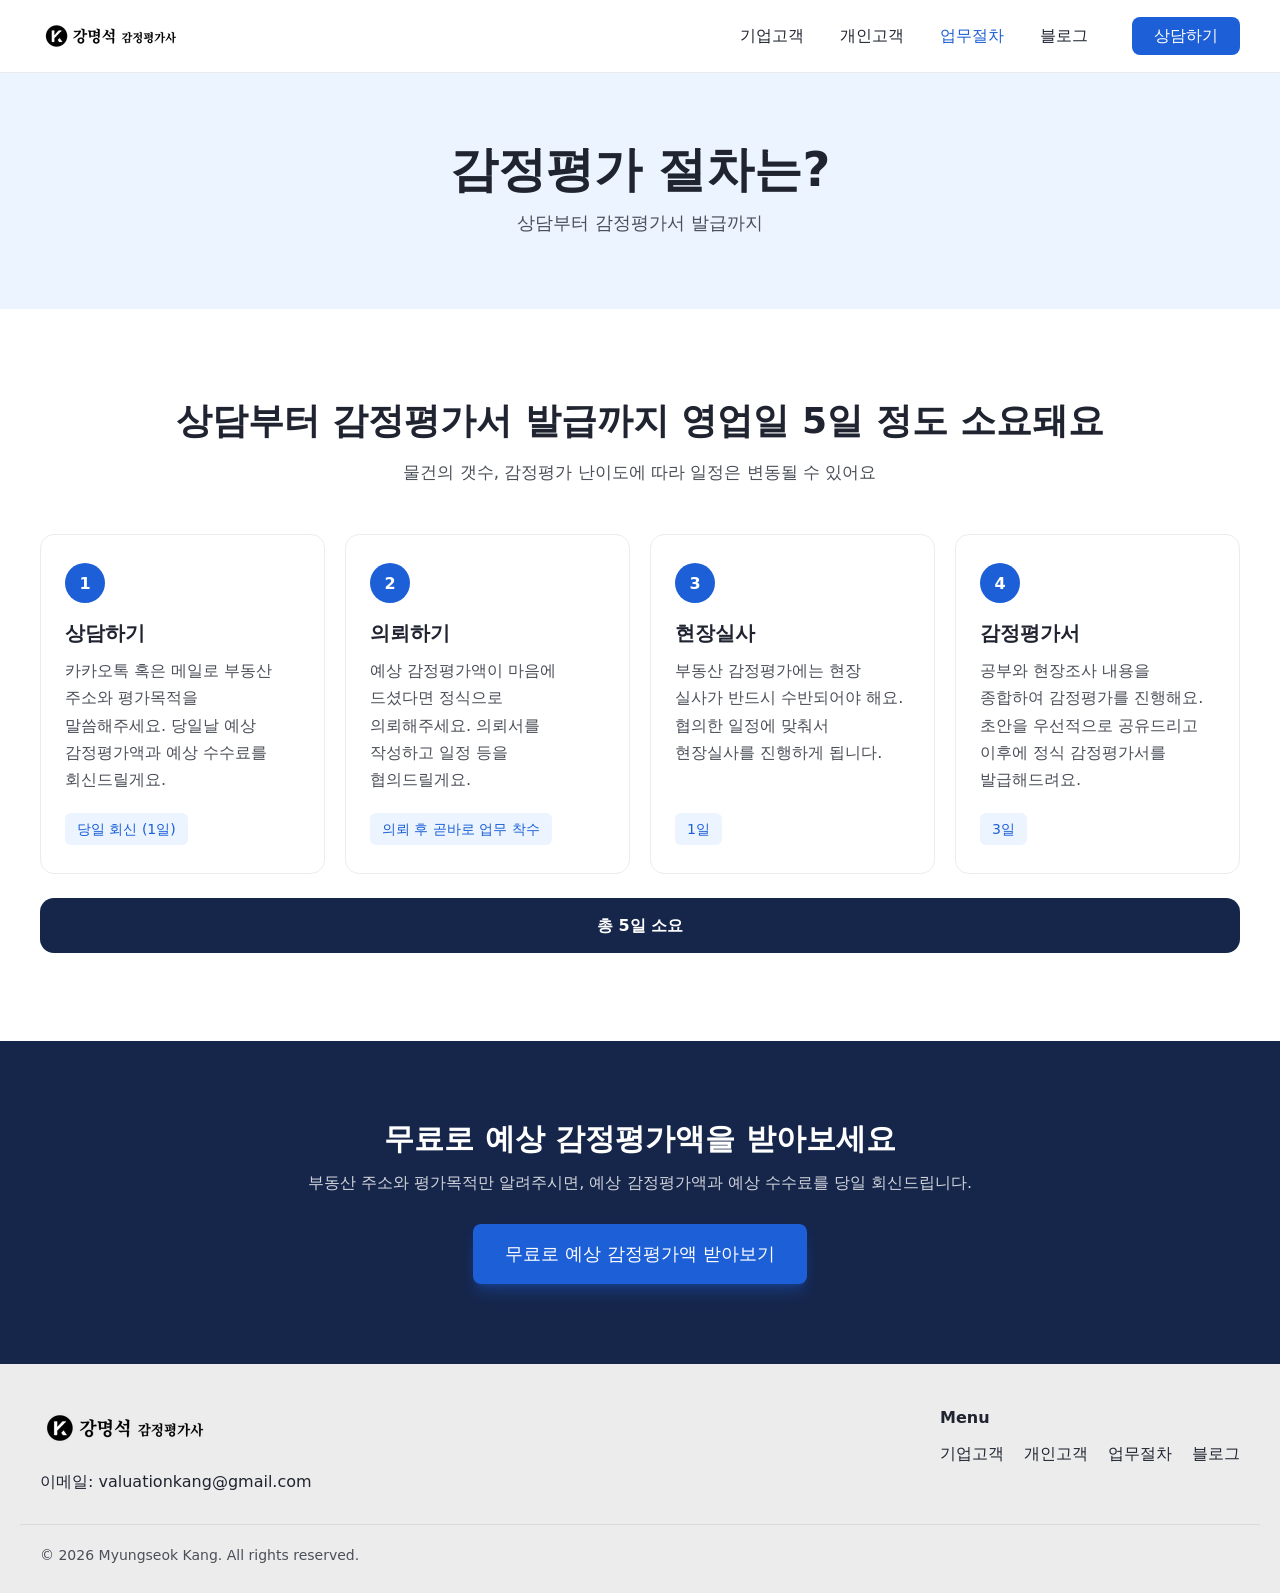
<file: process/index.html>
<!DOCTYPE html><html lang="ko" data-astro-cid-hkbrpulz><head><meta charset="utf-8"><meta name="viewport" content="width=device-width, initial-scale=1"><title>감정평가 업무절차 | 강명석 감정평가사</title><meta name="description" content="상담부터 감정평가서 발급까지 영업일 5일 정도 소요됩니다. 상담, 의뢰, 현장실사, 감정평가서 발급 절차를 안내합니다."><link rel="canonical" href="https://valuationkang.com/process/"><link rel="icon" type="image/png" href="/favicon.png"><link rel="sitemap" href="/sitemap-index.xml"><link rel="alternate" type="application/rss+xml" title="강명석 감정평가사 블로그" href="/rss.xml"><meta property="og:locale" content="ko_KR"><meta property="og:type" content="website"><meta property="og:site_name" content="강명석 감정평가사"><meta property="og:title" content="감정평가 업무절차"><meta property="og:description" content="상담부터 감정평가서 발급까지 영업일 5일 정도 소요됩니다. 상담, 의뢰, 현장실사, 감정평가서 발급 절차를 안내합니다."><meta property="og:url" content="https://valuationkang.com/process/"><meta name="twitter:card" content="summary"><link rel="stylesheet" href="/_astro/Base.Bh7VbUNn.css"></head><body data-astro-cid-hkbrpulz><a href="#content" class="skip-link" data-astro-cid-hkbrpulz>콘텐츠로 건너뛰기</a><style>astro-island,astro-slot,astro-static-slot{display:contents}</style><script>(()=>{var l=(n,t)=>{let i=async()=>{await(await n())()},e=typeof t.value=="object"?t.value:void 0,s={timeout:e==null?void 0:e.timeout};"requestIdleCallback"in window?window.requestIdleCallback(i,s):setTimeout(i,s.timeout||200)};(self.Astro||(self.Astro={})).idle=l;window.dispatchEvent(new Event("astro:idle"));})();</script><script>(()=>{var g=Object.defineProperty;var w=(a,s,c)=>s in a?g(a,s,{enumerable:!0,configurable:!0,writable:!0,value:c}):a[s]=c;var l=(a,s,c)=>w(a,typeof s!="symbol"?s+"":s,c);var E=new Set(["__proto__","constructor","prototype"]);{let a={0:t=>y(t),1:t=>c(t),2:t=>new RegExp(t),3:t=>new Date(t),4:t=>new Map(c(t)),5:t=>new Set(c(t)),6:t=>BigInt(t),7:t=>new URL(t),8:t=>new Uint8Array(t),9:t=>new Uint16Array(t),10:t=>new Uint32Array(t),11:t=>Number.POSITIVE_INFINITY*t},s=t=>{let[p,e]=t;return p in a?a[p](e):void 0},c=t=>t.map(s),y=t=>typeof t!="object"||t===null?t:Object.fromEntries(Object.entries(t).map(([p,e])=>[p,s(e)]));class f extends HTMLElement{constructor(){super(...arguments);l(this,"Component");l(this,"hydrator");l(this,"hydrate",async()=>{var b;if(!this.hydrator||!this.isConnected)return;let e=(b=this.parentElement)==null?void 0:b.closest("astro-island[ssr]");if(e){e.addEventListener("astro:hydrate",this.hydrate,{once:!0});return}let r=this.querySelectorAll("astro-slot"),n={},d=this.querySelectorAll("template[data-astro-template]");for(let o of d){let i=o.closest(this.tagName);i!=null&&i.isSameNode(this)&&(n[o.getAttribute("data-astro-template")||"default"]=o.innerHTML,o.remove())}for(let o of r){let i=o.closest(this.tagName);i!=null&&i.isSameNode(this)&&(n[o.getAttribute("name")||"default"]=o.innerHTML)}let u;try{u=this.hasAttribute("props")?y(JSON.parse(this.getAttribute("props"))):{}}catch(o){let i=this.getAttribute("component-url")||"<unknown>",v=this.getAttribute("component-export");throw v&&(i+=` (export ${v})`),console.error(`[hydrate] Error parsing props for component ${i}`,this.getAttribute("props"),o),o}let h;await this.hydrator(this)(this.Component,u,n,{client:this.getAttribute("client")}),this.removeAttribute("ssr"),this.dispatchEvent(new CustomEvent("astro:hydrate"))});l(this,"unmount",()=>{this.isConnected||this.dispatchEvent(new CustomEvent("astro:unmount"))})}disconnectedCallback(){document.removeEventListener("astro:after-swap",this.unmount),document.addEventListener("astro:after-swap",this.unmount,{once:!0})}connectedCallback(){if(!this.hasAttribute("await-children")||document.readyState==="interactive"||document.readyState==="complete")this.childrenConnectedCallback();else{let e=()=>{document.removeEventListener("DOMContentLoaded",e),r.disconnect(),this.childrenConnectedCallback()},r=new MutationObserver(()=>{var n;((n=this.lastChild)==null?void 0:n.nodeType)===Node.COMMENT_NODE&&this.lastChild.nodeValue==="astro:end"&&(this.lastChild.remove(),e())});r.observe(this,{childList:!0}),document.addEventListener("DOMContentLoaded",e)}}async childrenConnectedCallback(){let e=this.getAttribute("before-hydration-url");e&&await import(e),this.start()}getRetryImportUrl(e){let r=new URL(e,document.baseURI);return r.searchParams.set("astro-retry",Date.now().toString()),r.toString()}async importWithRetry(e){try{return await import(e)}catch(r){return await new Promise(n=>setTimeout(n,1e3)),import(this.getRetryImportUrl(e))}}handleHydrationError(e){let r=this.getAttribute("component-url"),n=new CustomEvent("astro:hydration-error",{cancelable:!0,bubbles:!0,composed:!0,detail:{error:e,componentUrl:r}});this.dispatchEvent(n)&&console.error(`[astro-island] Error hydrating ${r}`,e)}async start(){let e=JSON.parse(this.getAttribute("opts")),r=this.getAttribute("client");if(Astro[r]===void 0){window.addEventListener(`astro:${r}`,()=>this.start(),{once:!0});return}try{await Astro[r](async()=>{let n=this.getAttribute("renderer-url");try{let[d,{default:u}]=await Promise.all([this.importWithRetry(this.getAttribute("component-url")),n?this.importWithRetry(n):Promise.resolve({default:()=>()=>{}})]),h=this.getAttribute("component-export")||"default";if(h.includes(".")){this.Component=d;for(let m of h.split(".")){if(E.has(m)||!this.Component||typeof this.Component!="object"&&typeof this.Component!="function"||!Object.hasOwn(this.Component,m))throw new Error(`Invalid component export path: ${h}`);this.Component=this.Component[m]}}else{if(E.has(h))throw new Error(`Invalid component export path: ${h}`);this.Component=d[h]}return this.hydrator=u,this.hydrate}catch(d){return this.handleHydrationError(d),()=>{}}},e,this)}catch(n){this.handleHydrationError(n)}}attributeChangedCallback(){this.hydrate()}}l(f,"observedAttributes",["props"]),customElements.get("astro-island")||customElements.define("astro-island",f)}})();</script><astro-island uid="Z1eelz0" prefix="r8" component-url="/_astro/Header.CwP7OWio.js" component-export="default" renderer-url="/_astro/client.ClmjSpID.js" props="{&quot;path&quot;:[0,&quot;/process/&quot;],&quot;logo&quot;:[0,{&quot;src&quot;:[0,&quot;/_astro/logo.-_JnN4Sy_Z3Awj4.webp&quot;],&quot;width&quot;:[0,140],&quot;height&quot;:[0,40]}],&quot;data-astro-cid-hkbrpulz&quot;:[0,true]}" ssr client="idle" opts="{&quot;name&quot;:&quot;Header&quot;,&quot;value&quot;:true}" await-children><header class="sticky top-0 z-50 border-b border-border bg-header-bg"><div class="container flex min-h-(--header-height) items-center justify-between"><a href="/" aria-label="강명석 감정평가사 홈"><img src="/_astro/logo.-_JnN4Sy_Z3Awj4.webp" alt="강명석 감정평가사" width="140" height="40" loading="eager" decoding="async" class="h-10 w-auto"/></a><button type="button" class="flex size-11 cursor-pointer flex-col justify-between rounded-lg bg-tint px-2.5 py-3 md:hidden" aria-expanded="false" aria-controls="site-nav" aria-label="메뉴 열기"><span class="block h-0.5 rounded-xs bg-navy"></span><span class="block h-0.5 rounded-xs bg-navy"></span><span class="block h-0.5 rounded-xs bg-navy"></span></button><nav id="site-nav" aria-label="주 메뉴" class="absolute inset-x-0 top-full flex-col items-stretch gap-3 border-b border-border bg-white px-(--gutter) pt-3 pb-5 md:static md:flex md:flex-row md:items-center md:gap-7 md:border-b-0 md:bg-transparent md:p-0 hidden"><ul class="flex flex-col gap-1 md:flex-row"><li><a href="/enterprises/" class="block rounded-lg px-2 py-3 font-medium hover:text-primary md:px-4 md:py-2">기업고객</a></li><li><a href="/individuals/" class="block rounded-lg px-2 py-3 font-medium hover:text-primary md:px-4 md:py-2">개인고객</a></li><li><a href="/process/" aria-current="page" class="block rounded-lg px-2 py-3 font-medium hover:text-primary md:px-4 md:py-2 text-primary">업무절차</a></li><li><a href="/blog/" class="block rounded-lg px-2 py-3 font-medium hover:text-primary md:px-4 md:py-2">블로그</a></li></ul><a href="/contact/" data-slot="button" data-variant="default" data-size="sm" class="inline-flex items-center justify-center rounded-lg leading-tight font-medium transition-colors disabled:pointer-events-none disabled:opacity-50 bg-primary text-primary-foreground hover:bg-primary-dark px-5.5 py-2.25">상담하기</a></nav></div></header><!--astro:end--></astro-island><main id="content" data-astro-cid-hkbrpulz><section class="bg-tint py-12 text-center md:py-18"><div class="container"><h1 class="text-3xl md:text-4xl lg:text-5xl">감정평가 절차는?</h1><div class="mt-4 text-lg text-text-soft"><p>상담부터 감정평가서 발급까지</p></div></div></section><section class="section"><div class="container"><div class="section__head"><h2>상담부터 감정평가서 발급까지 영업일 5일 정도 소요돼요</h2><p>물건의 갯수, 감정평가 난이도에 따라 일정은 변동될 수 있어요</p></div><ol class="grid gap-5 sm:grid-cols-2 lg:grid-cols-4"><li data-slot="card" class="rounded-card border border-border bg-card text-card-foreground flex flex-col px-6 py-7"><span class="mb-4 grid size-10 place-items-center rounded-full bg-primary font-semibold text-white">1</span><h3 class="mb-2.5 text-xl">상담하기</h3><p class="flex-1 text-text-soft">카카오톡 혹은 메일로 부동산 주소와 평가목적을 말씀해주세요. 당일날 예상 감정평가액과 예상 수수료를 회신드릴게요.</p><span class="mt-5 self-start rounded-md bg-tint px-3 py-1.5 text-sm font-medium text-primary">당일 회신 (1일)</span></li><li data-slot="card" class="rounded-card border border-border bg-card text-card-foreground flex flex-col px-6 py-7"><span class="mb-4 grid size-10 place-items-center rounded-full bg-primary font-semibold text-white">2</span><h3 class="mb-2.5 text-xl">의뢰하기</h3><p class="flex-1 text-text-soft">예상 감정평가액이 마음에 드셨다면 정식으로 의뢰해주세요. 의뢰서를 작성하고 일정 등을 협의드릴게요.</p><span class="mt-5 self-start rounded-md bg-tint px-3 py-1.5 text-sm font-medium text-primary">의뢰 후 곧바로 업무 착수</span></li><li data-slot="card" class="rounded-card border border-border bg-card text-card-foreground flex flex-col px-6 py-7"><span class="mb-4 grid size-10 place-items-center rounded-full bg-primary font-semibold text-white">3</span><h3 class="mb-2.5 text-xl">현장실사</h3><p class="flex-1 text-text-soft">부동산 감정평가에는 현장 실사가 반드시 수반되어야 해요. 협의한 일정에 맞춰서 현장실사를 진행하게 됩니다.</p><span class="mt-5 self-start rounded-md bg-tint px-3 py-1.5 text-sm font-medium text-primary">1일</span></li><li data-slot="card" class="rounded-card border border-border bg-card text-card-foreground flex flex-col px-6 py-7"><span class="mb-4 grid size-10 place-items-center rounded-full bg-primary font-semibold text-white">4</span><h3 class="mb-2.5 text-xl">감정평가서</h3><p class="flex-1 text-text-soft">공부와 현장조사 내용을 종합하여 감정평가를 진행해요. 초안을 우선적으로 공유드리고 이후에 정식 감정평가서를 발급해드려요.</p><span class="mt-5 self-start rounded-md bg-tint px-3 py-1.5 text-sm font-medium text-primary">3일</span></li></ol><p class="mt-6 rounded-card bg-navy p-3.5 text-center font-semibold text-white">총 5일 소요</p></div></section><section class="bg-navy text-center py-20"><div class="container"><h2 class="text-2xl text-white lg:text-3xl">무료로 예상 감정평가액을 받아보세요</h2><p class="mt-3 mb-7 text-on-dark-soft">부동산 주소와 평가목적만 알려주시면, 예상 감정평가액과 예상 수수료를 당일 회신드립니다.</p><a href="/contact/" data-slot="button" data-variant="default" data-size="lg" class="inline-flex items-center justify-center rounded-lg font-medium transition-colors disabled:pointer-events-none disabled:opacity-50 bg-primary text-primary-foreground hover:bg-primary-dark px-8 py-4 text-lg shadow-lg shadow-primary/35">무료로 예상 감정평가액 받아보기</a></div></section></main><footer class="bg-border pt-10 pb-7"><div class="container flex flex-wrap justify-between gap-8"><div><img src="/_astro/logo.-_JnN4Sy_1b53Bf.webp" alt="강명석 감정평가사" width="168" height="48" loading="lazy" decoding="async" class="h-12 w-auto"/><p class="mt-4">이메일:<!-- --> <a href="mailto:valuationkang@gmail.com" class="hover:text-primary">valuationkang@gmail.com</a></p></div><nav aria-label="하단 메뉴"><p class="mb-2 font-semibold">Menu</p><ul class="flex flex-wrap gap-5"><li><a href="/enterprises/" class="hover:text-primary">기업고객</a></li><li><a href="/individuals/" class="hover:text-primary">개인고객</a></li><li><a href="/process/" class="hover:text-primary">업무절차</a></li><li><a href="/blog/" class="hover:text-primary">블로그</a></li></ul></nav></div><div class="container mt-7 border-t border-border-strong pt-5 text-sm text-text-soft">© <!-- -->2026<!-- --> <!-- -->Myungseok Kang<!-- -->. All rights reserved.</div></footer></body></html>
</file>
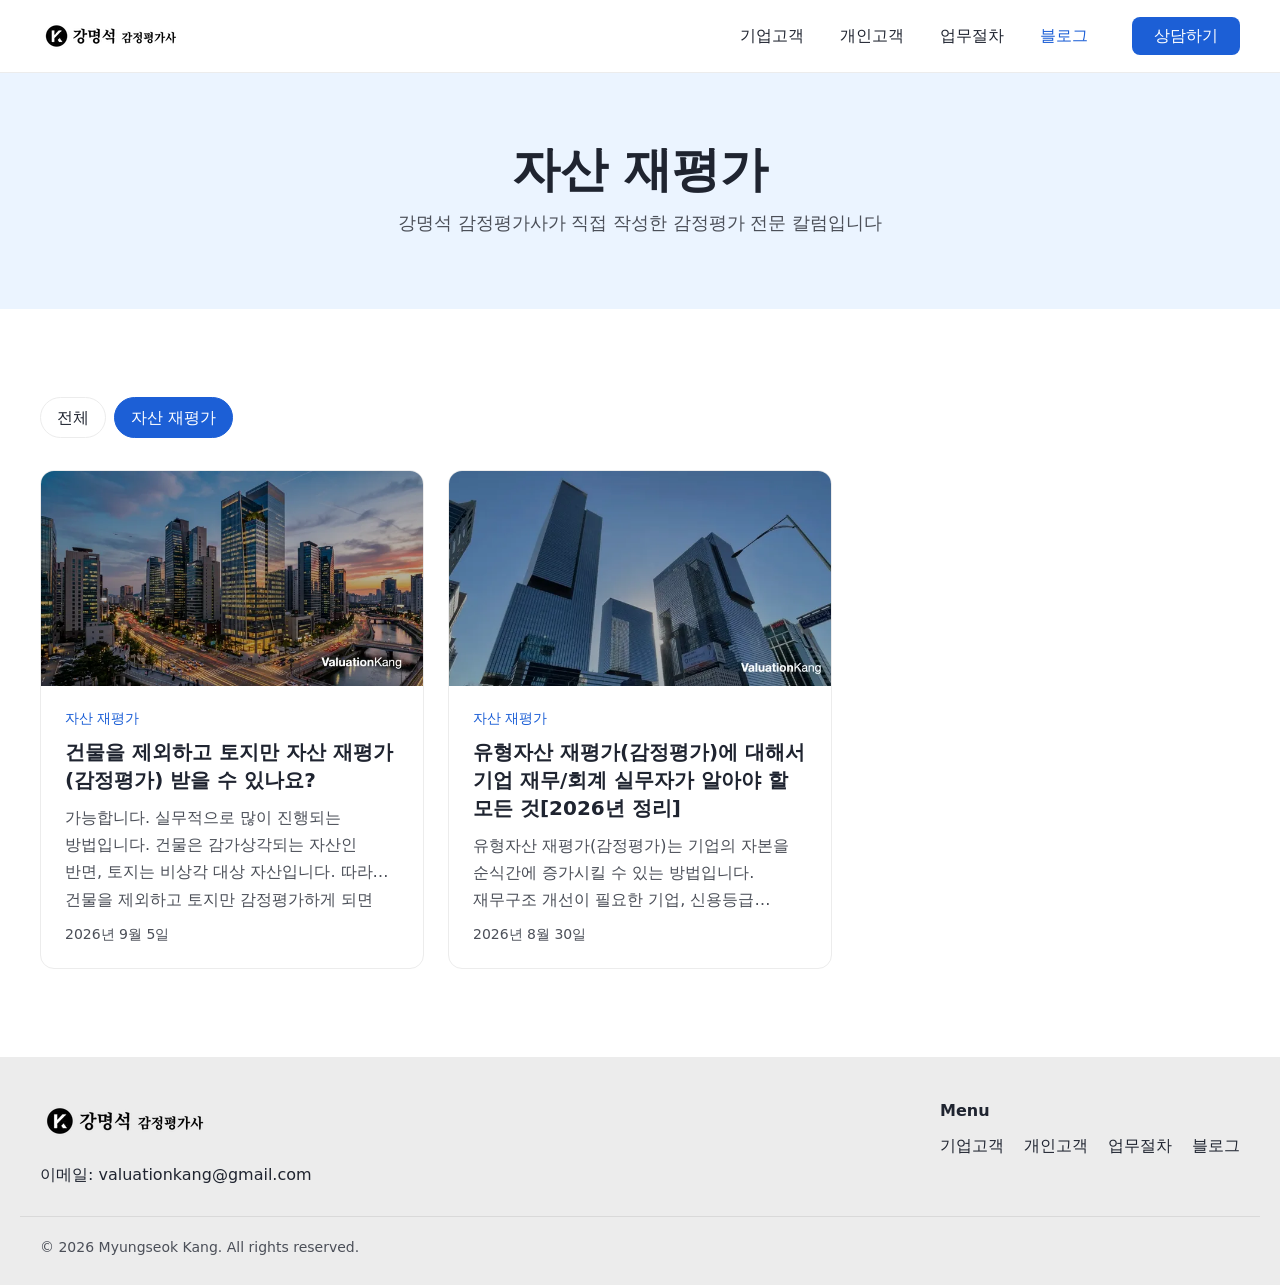
<file: blog/asset-revaluation/index.html>
<!DOCTYPE html><html lang="ko" data-astro-cid-hkbrpulz><head><meta charset="utf-8"><meta name="viewport" content="width=device-width, initial-scale=1"><title>자산 재평가 | 감정평가 블로그 | 강명석 감정평가사</title><meta name="description" content="자산 재평가 관련 감정평가 전문 칼럼 모음입니다."><link rel="canonical" href="https://valuationkang.com/blog/asset-revaluation/"><link rel="icon" type="image/png" href="/favicon.png"><link rel="sitemap" href="/sitemap-index.xml"><link rel="alternate" type="application/rss+xml" title="강명석 감정평가사 블로그" href="/rss.xml"><meta property="og:locale" content="ko_KR"><meta property="og:type" content="website"><meta property="og:site_name" content="강명석 감정평가사"><meta property="og:title" content="자산 재평가 | 감정평가 블로그"><meta property="og:description" content="자산 재평가 관련 감정평가 전문 칼럼 모음입니다."><meta property="og:url" content="https://valuationkang.com/blog/asset-revaluation/"><meta name="twitter:card" content="summary"><link rel="stylesheet" href="/_astro/Base.Bh7VbUNn.css"></head><body data-astro-cid-hkbrpulz><a href="#content" class="skip-link" data-astro-cid-hkbrpulz>콘텐츠로 건너뛰기</a><style>astro-island,astro-slot,astro-static-slot{display:contents}</style><script>(()=>{var l=(n,t)=>{let i=async()=>{await(await n())()},e=typeof t.value=="object"?t.value:void 0,s={timeout:e==null?void 0:e.timeout};"requestIdleCallback"in window?window.requestIdleCallback(i,s):setTimeout(i,s.timeout||200)};(self.Astro||(self.Astro={})).idle=l;window.dispatchEvent(new Event("astro:idle"));})();</script><script>(()=>{var g=Object.defineProperty;var w=(a,s,c)=>s in a?g(a,s,{enumerable:!0,configurable:!0,writable:!0,value:c}):a[s]=c;var l=(a,s,c)=>w(a,typeof s!="symbol"?s+"":s,c);var E=new Set(["__proto__","constructor","prototype"]);{let a={0:t=>y(t),1:t=>c(t),2:t=>new RegExp(t),3:t=>new Date(t),4:t=>new Map(c(t)),5:t=>new Set(c(t)),6:t=>BigInt(t),7:t=>new URL(t),8:t=>new Uint8Array(t),9:t=>new Uint16Array(t),10:t=>new Uint32Array(t),11:t=>Number.POSITIVE_INFINITY*t},s=t=>{let[p,e]=t;return p in a?a[p](e):void 0},c=t=>t.map(s),y=t=>typeof t!="object"||t===null?t:Object.fromEntries(Object.entries(t).map(([p,e])=>[p,s(e)]));class f extends HTMLElement{constructor(){super(...arguments);l(this,"Component");l(this,"hydrator");l(this,"hydrate",async()=>{var b;if(!this.hydrator||!this.isConnected)return;let e=(b=this.parentElement)==null?void 0:b.closest("astro-island[ssr]");if(e){e.addEventListener("astro:hydrate",this.hydrate,{once:!0});return}let r=this.querySelectorAll("astro-slot"),n={},d=this.querySelectorAll("template[data-astro-template]");for(let o of d){let i=o.closest(this.tagName);i!=null&&i.isSameNode(this)&&(n[o.getAttribute("data-astro-template")||"default"]=o.innerHTML,o.remove())}for(let o of r){let i=o.closest(this.tagName);i!=null&&i.isSameNode(this)&&(n[o.getAttribute("name")||"default"]=o.innerHTML)}let u;try{u=this.hasAttribute("props")?y(JSON.parse(this.getAttribute("props"))):{}}catch(o){let i=this.getAttribute("component-url")||"<unknown>",v=this.getAttribute("component-export");throw v&&(i+=` (export ${v})`),console.error(`[hydrate] Error parsing props for component ${i}`,this.getAttribute("props"),o),o}let h;await this.hydrator(this)(this.Component,u,n,{client:this.getAttribute("client")}),this.removeAttribute("ssr"),this.dispatchEvent(new CustomEvent("astro:hydrate"))});l(this,"unmount",()=>{this.isConnected||this.dispatchEvent(new CustomEvent("astro:unmount"))})}disconnectedCallback(){document.removeEventListener("astro:after-swap",this.unmount),document.addEventListener("astro:after-swap",this.unmount,{once:!0})}connectedCallback(){if(!this.hasAttribute("await-children")||document.readyState==="interactive"||document.readyState==="complete")this.childrenConnectedCallback();else{let e=()=>{document.removeEventListener("DOMContentLoaded",e),r.disconnect(),this.childrenConnectedCallback()},r=new MutationObserver(()=>{var n;((n=this.lastChild)==null?void 0:n.nodeType)===Node.COMMENT_NODE&&this.lastChild.nodeValue==="astro:end"&&(this.lastChild.remove(),e())});r.observe(this,{childList:!0}),document.addEventListener("DOMContentLoaded",e)}}async childrenConnectedCallback(){let e=this.getAttribute("before-hydration-url");e&&await import(e),this.start()}getRetryImportUrl(e){let r=new URL(e,document.baseURI);return r.searchParams.set("astro-retry",Date.now().toString()),r.toString()}async importWithRetry(e){try{return await import(e)}catch(r){return await new Promise(n=>setTimeout(n,1e3)),import(this.getRetryImportUrl(e))}}handleHydrationError(e){let r=this.getAttribute("component-url"),n=new CustomEvent("astro:hydration-error",{cancelable:!0,bubbles:!0,composed:!0,detail:{error:e,componentUrl:r}});this.dispatchEvent(n)&&console.error(`[astro-island] Error hydrating ${r}`,e)}async start(){let e=JSON.parse(this.getAttribute("opts")),r=this.getAttribute("client");if(Astro[r]===void 0){window.addEventListener(`astro:${r}`,()=>this.start(),{once:!0});return}try{await Astro[r](async()=>{let n=this.getAttribute("renderer-url");try{let[d,{default:u}]=await Promise.all([this.importWithRetry(this.getAttribute("component-url")),n?this.importWithRetry(n):Promise.resolve({default:()=>()=>{}})]),h=this.getAttribute("component-export")||"default";if(h.includes(".")){this.Component=d;for(let m of h.split(".")){if(E.has(m)||!this.Component||typeof this.Component!="object"&&typeof this.Component!="function"||!Object.hasOwn(this.Component,m))throw new Error(`Invalid component export path: ${h}`);this.Component=this.Component[m]}}else{if(E.has(h))throw new Error(`Invalid component export path: ${h}`);this.Component=d[h]}return this.hydrator=u,this.hydrate}catch(d){return this.handleHydrationError(d),()=>{}}},e,this)}catch(n){this.handleHydrationError(n)}}attributeChangedCallback(){this.hydrate()}}l(f,"observedAttributes",["props"]),customElements.get("astro-island")||customElements.define("astro-island",f)}})();</script><astro-island uid="1RxXY" prefix="r6" component-url="/_astro/Header.CwP7OWio.js" component-export="default" renderer-url="/_astro/client.ClmjSpID.js" props="{&quot;path&quot;:[0,&quot;/blog/asset-revaluation/&quot;],&quot;logo&quot;:[0,{&quot;src&quot;:[0,&quot;/_astro/logo.-_JnN4Sy_Z3Awj4.webp&quot;],&quot;width&quot;:[0,140],&quot;height&quot;:[0,40]}],&quot;data-astro-cid-hkbrpulz&quot;:[0,true]}" ssr client="idle" opts="{&quot;name&quot;:&quot;Header&quot;,&quot;value&quot;:true}" await-children><header class="sticky top-0 z-50 border-b border-border bg-header-bg"><div class="container flex min-h-(--header-height) items-center justify-between"><a href="/" aria-label="강명석 감정평가사 홈"><img src="/_astro/logo.-_JnN4Sy_Z3Awj4.webp" alt="강명석 감정평가사" width="140" height="40" loading="eager" decoding="async" class="h-10 w-auto"/></a><button type="button" class="flex size-11 cursor-pointer flex-col justify-between rounded-lg bg-tint px-2.5 py-3 md:hidden" aria-expanded="false" aria-controls="site-nav" aria-label="메뉴 열기"><span class="block h-0.5 rounded-xs bg-navy"></span><span class="block h-0.5 rounded-xs bg-navy"></span><span class="block h-0.5 rounded-xs bg-navy"></span></button><nav id="site-nav" aria-label="주 메뉴" class="absolute inset-x-0 top-full flex-col items-stretch gap-3 border-b border-border bg-white px-(--gutter) pt-3 pb-5 md:static md:flex md:flex-row md:items-center md:gap-7 md:border-b-0 md:bg-transparent md:p-0 hidden"><ul class="flex flex-col gap-1 md:flex-row"><li><a href="/enterprises/" class="block rounded-lg px-2 py-3 font-medium hover:text-primary md:px-4 md:py-2">기업고객</a></li><li><a href="/individuals/" class="block rounded-lg px-2 py-3 font-medium hover:text-primary md:px-4 md:py-2">개인고객</a></li><li><a href="/process/" class="block rounded-lg px-2 py-3 font-medium hover:text-primary md:px-4 md:py-2">업무절차</a></li><li><a href="/blog/" aria-current="page" class="block rounded-lg px-2 py-3 font-medium hover:text-primary md:px-4 md:py-2 text-primary">블로그</a></li></ul><a href="/contact/" data-slot="button" data-variant="default" data-size="sm" class="inline-flex items-center justify-center rounded-lg leading-tight font-medium transition-colors disabled:pointer-events-none disabled:opacity-50 bg-primary text-primary-foreground hover:bg-primary-dark px-5.5 py-2.25">상담하기</a></nav></div></header><!--astro:end--></astro-island><main id="content" data-astro-cid-hkbrpulz><section class="bg-tint py-12 text-center md:py-18"><div class="container"><h1 class="text-3xl md:text-4xl lg:text-5xl">자산 재평가</h1><div class="mt-4 text-lg text-text-soft"><p>강명석 감정평가사가 직접 작성한 감정평가 전문 칼럼입니다</p></div></div></section><section class="section"><div class="container"><nav class="mb-8 flex flex-wrap gap-2" aria-label="카테고리"><a href="/blog/" class="rounded-full border px-4 py-1.5 border-border hover:border-primary hover:text-primary">전체</a><a href="/blog/asset-revaluation/" aria-current="page" class="rounded-full border px-4 py-1.5 border-primary bg-primary text-white">자산 재평가</a></nav><div class="grid gap-6 md:grid-cols-2 lg:grid-cols-3"><article data-slot="card" class="rounded-card border border-border bg-card text-card-foreground flex flex-col overflow-hidden"><a href="/blog/asset-revaluation/land-only-valuation/" tabindex="-1" aria-hidden="true"><img src="/_astro/thumbnail.DgVDA5BW_ZXlykF.webp" alt="" width="640" height="360" loading="lazy" decoding="async" class="aspect-video w-full object-cover"/></a><div class="flex flex-1 flex-col gap-2.5 px-6 pt-5.5 pb-6"><a href="/blog/asset-revaluation/" class="self-start text-sm font-medium text-primary">자산 재평가</a><h2 class="text-xl"><a href="/blog/asset-revaluation/land-only-valuation/" class="hover:text-primary">건물을 제외하고 토지만 자산 재평가(감정평가) 받을 수 있나요?</a></h2><p class="line-clamp-3 flex-1 text-text-soft">가능합니다. 실무적으로 많이 진행되는 방법입니다. 건물은 감가상각되는 자산인 반면, 토지는 비상각 대상 자산입니다. 따라서 건물을 제외하고 토지만 감정평가하게 되면 추후 감가상각비가 증가하는 부작용을 막을 수 있습니다.</p><time dateTime="2026-09-04T16:38:43.000Z" class="text-sm text-text-soft">2026년 9월 5일</time></div></article><article data-slot="card" class="rounded-card border border-border bg-card text-card-foreground flex flex-col overflow-hidden"><a href="/blog/asset-revaluation/asset-revaluation-guide/" tabindex="-1" aria-hidden="true"><img src="/_astro/thumbnail.BuXB1sJG_1CHPt4.webp" alt="" width="640" height="360" loading="lazy" decoding="async" class="aspect-video w-full object-cover"/></a><div class="flex flex-1 flex-col gap-2.5 px-6 pt-5.5 pb-6"><a href="/blog/asset-revaluation/" class="self-start text-sm font-medium text-primary">자산 재평가</a><h2 class="text-xl"><a href="/blog/asset-revaluation/asset-revaluation-guide/" class="hover:text-primary">유형자산 재평가(감정평가)에 대해서 기업 재무/회계 실무자가 알아야 할 모든 것[2026년 정리]</a></h2><p class="line-clamp-3 flex-1 text-text-soft">유형자산 재평가(감정평가)는 기업의 자본을 순식간에 증가시킬 수 있는 방법입니다. 재무구조 개선이 필요한 기업, 신용등급 상승을 통해 신규 대출 금리를 하락시키거나 여신 한도를 늘리려는 기업들에게 추천드리는 방법입니다.</p><time dateTime="2026-08-30T13:50:16.000Z" class="text-sm text-text-soft">2026년 8월 30일</time></div></article></div></div></section></main><footer class="bg-border pt-10 pb-7"><div class="container flex flex-wrap justify-between gap-8"><div><img src="/_astro/logo.-_JnN4Sy_1b53Bf.webp" alt="강명석 감정평가사" width="168" height="48" loading="lazy" decoding="async" class="h-12 w-auto"/><p class="mt-4">이메일:<!-- --> <a href="mailto:valuationkang@gmail.com" class="hover:text-primary">valuationkang@gmail.com</a></p></div><nav aria-label="하단 메뉴"><p class="mb-2 font-semibold">Menu</p><ul class="flex flex-wrap gap-5"><li><a href="/enterprises/" class="hover:text-primary">기업고객</a></li><li><a href="/individuals/" class="hover:text-primary">개인고객</a></li><li><a href="/process/" class="hover:text-primary">업무절차</a></li><li><a href="/blog/" class="hover:text-primary">블로그</a></li></ul></nav></div><div class="container mt-7 border-t border-border-strong pt-5 text-sm text-text-soft">© <!-- -->2026<!-- --> <!-- -->Myungseok Kang<!-- -->. All rights reserved.</div></footer></body></html>
</file>
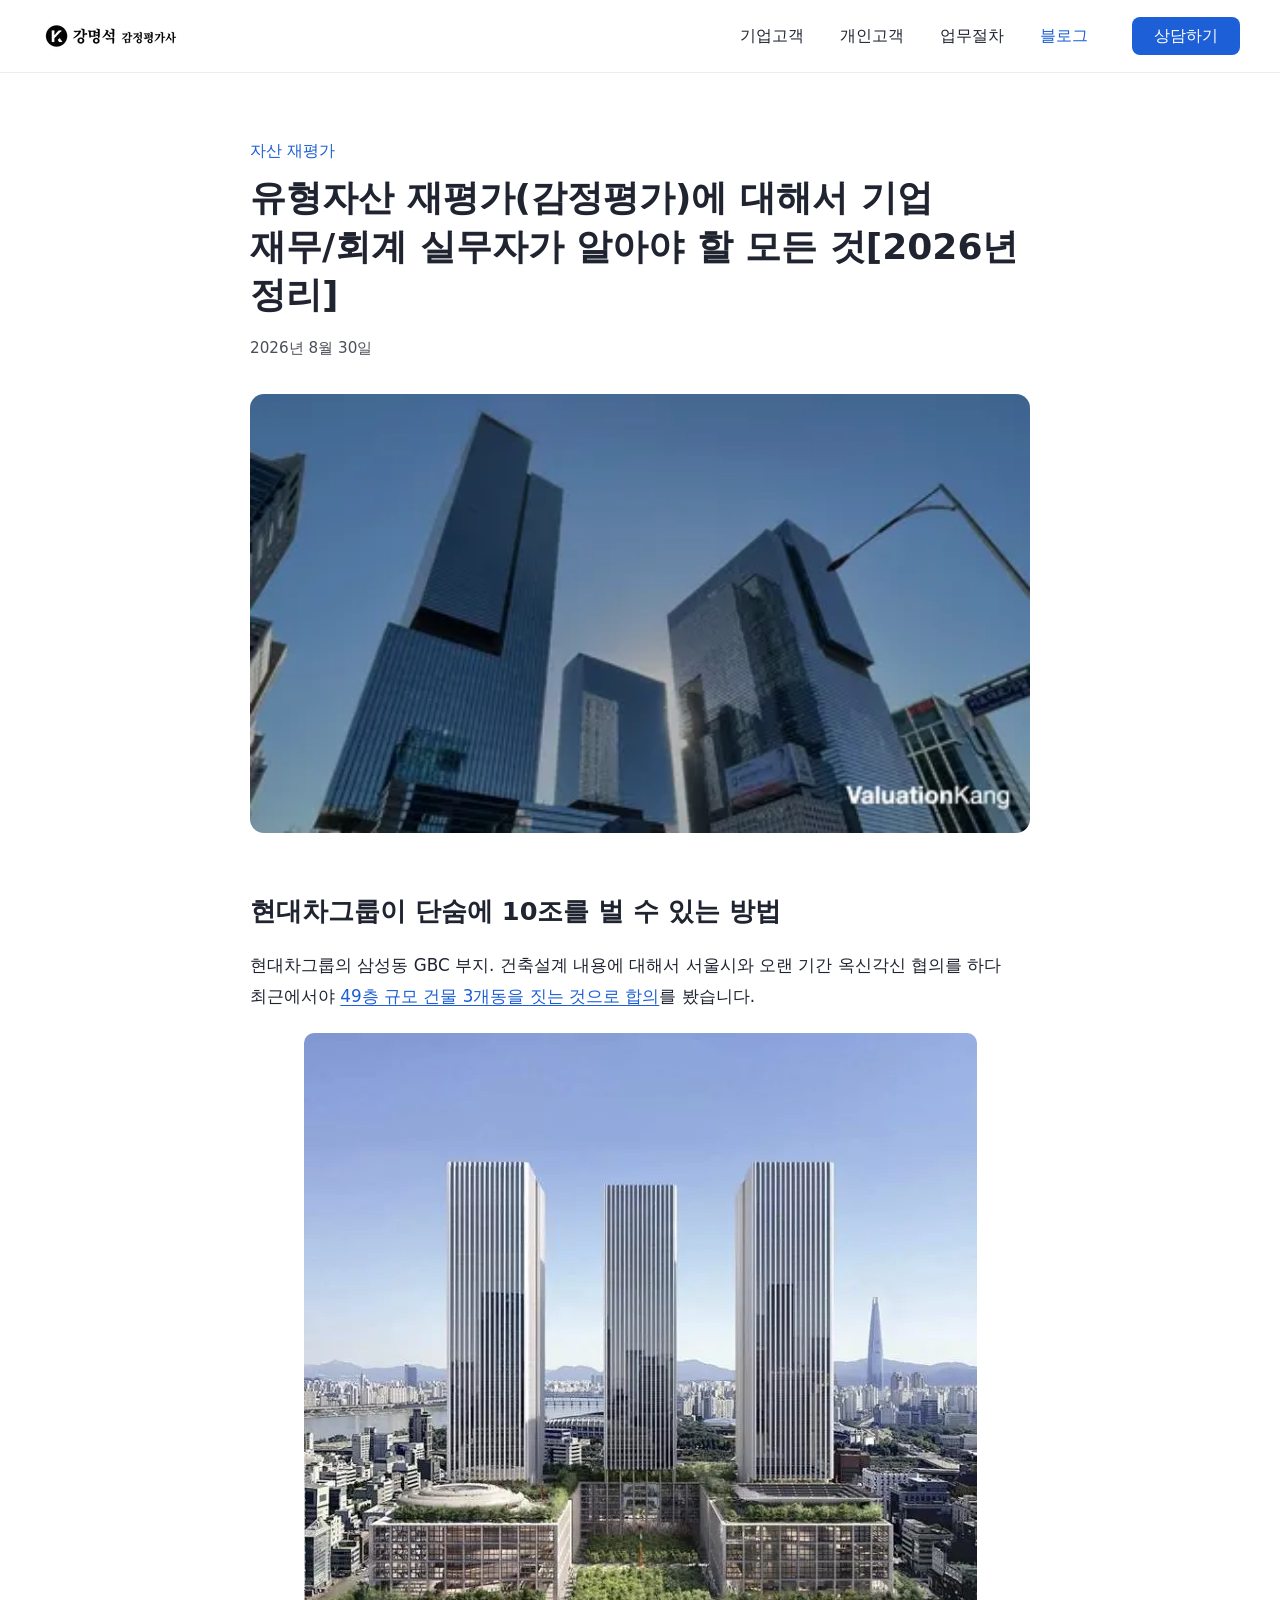
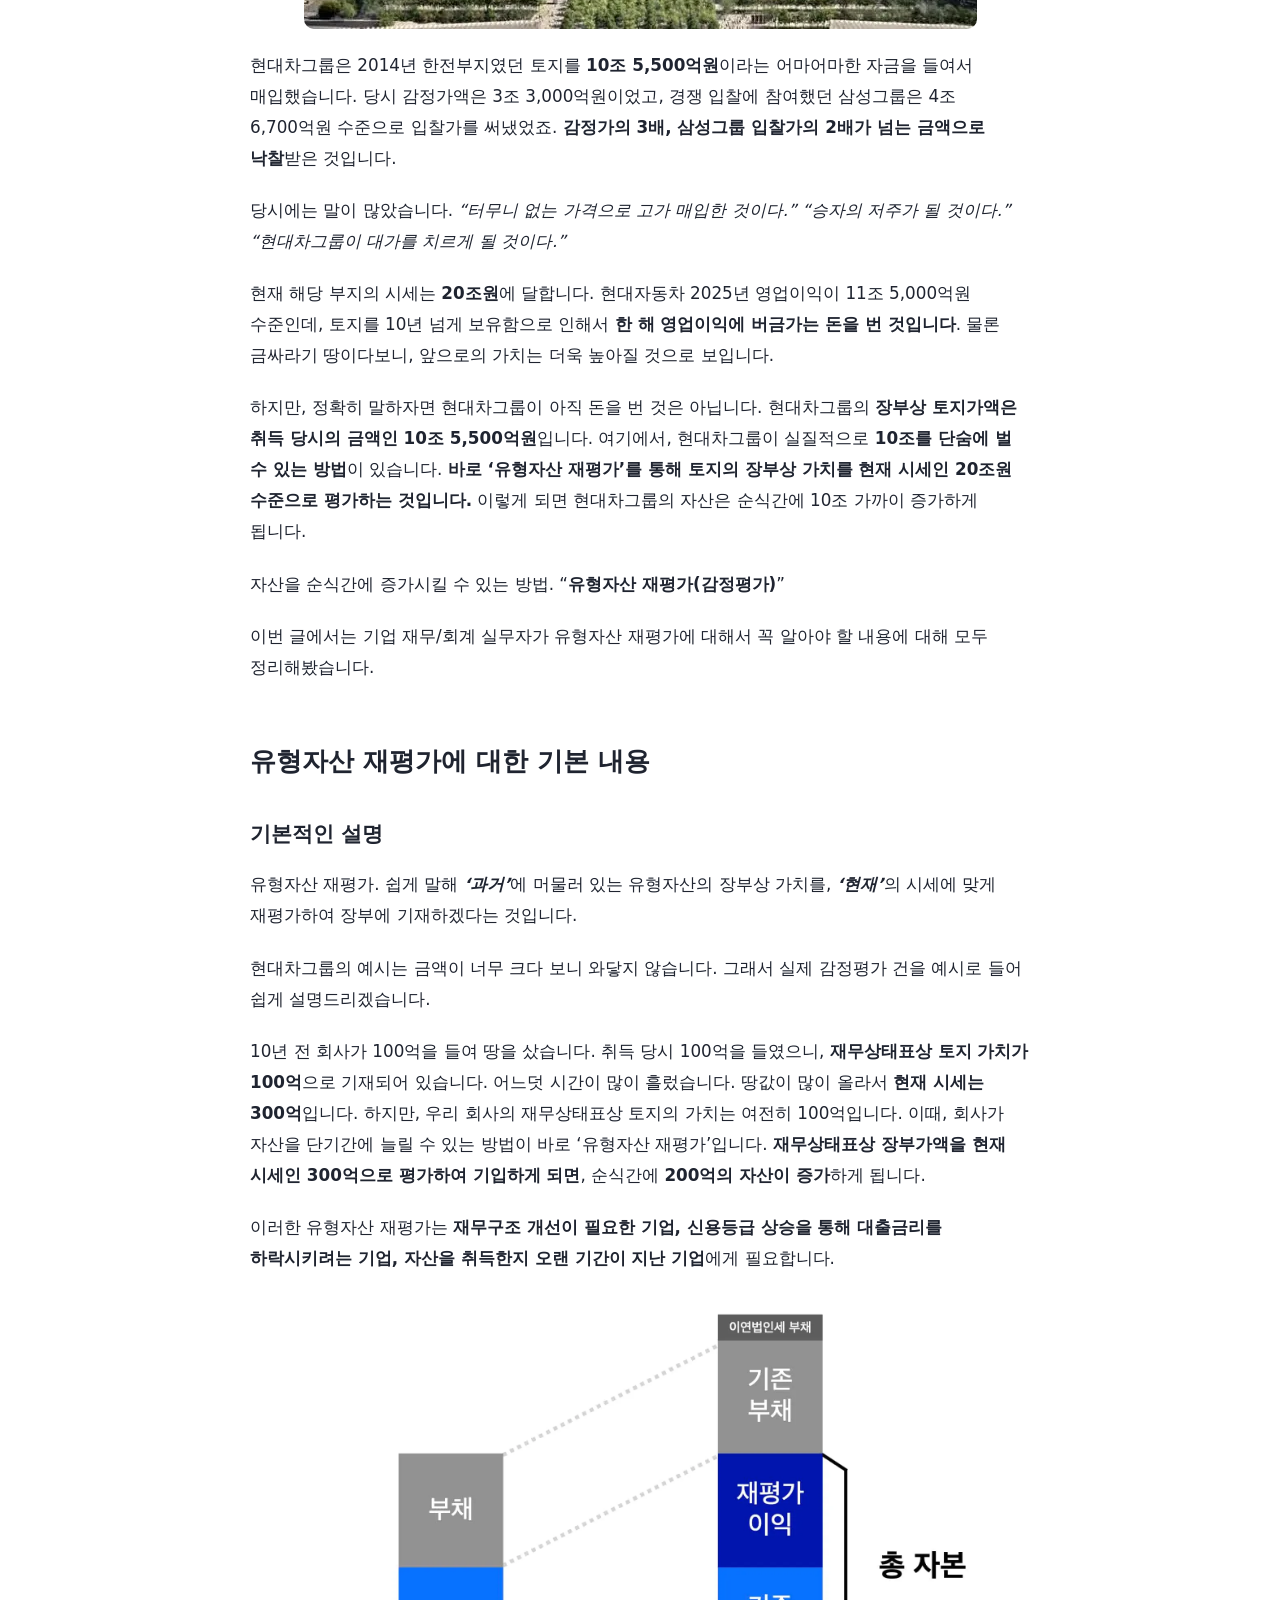
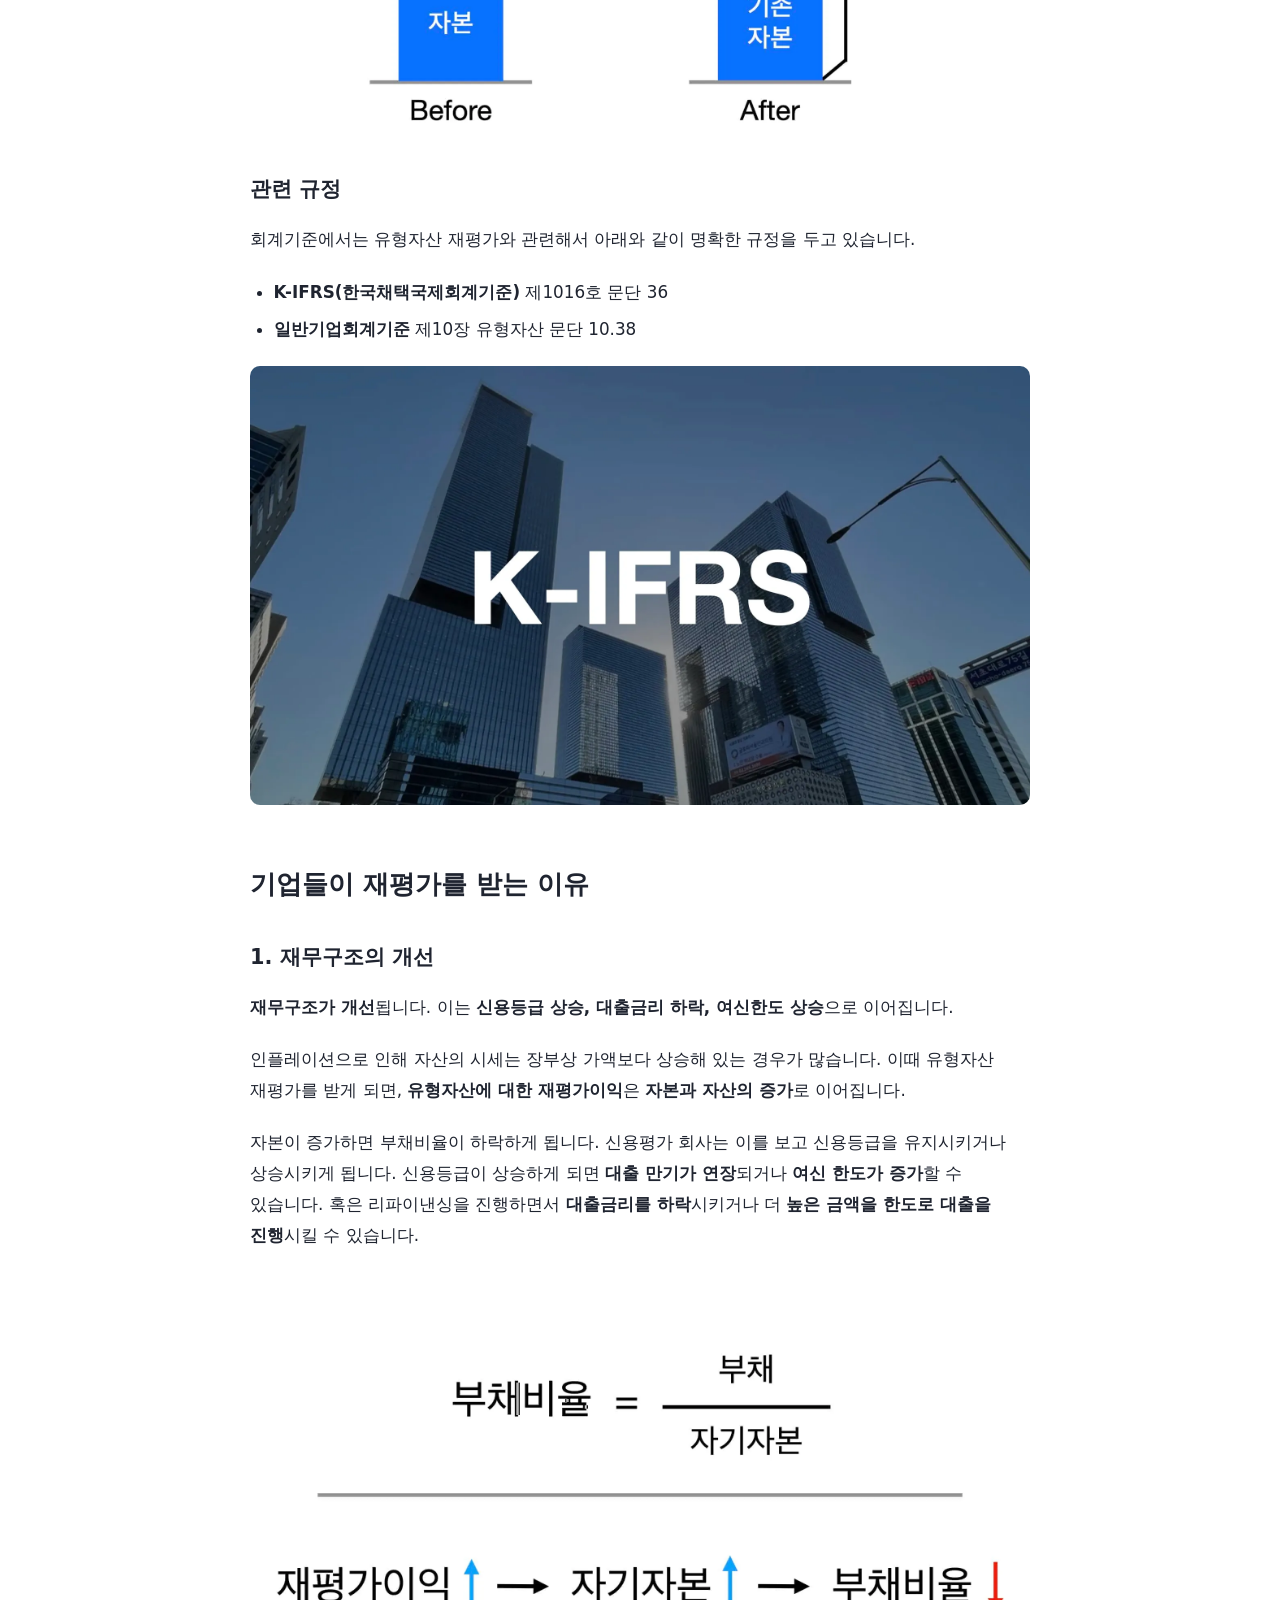
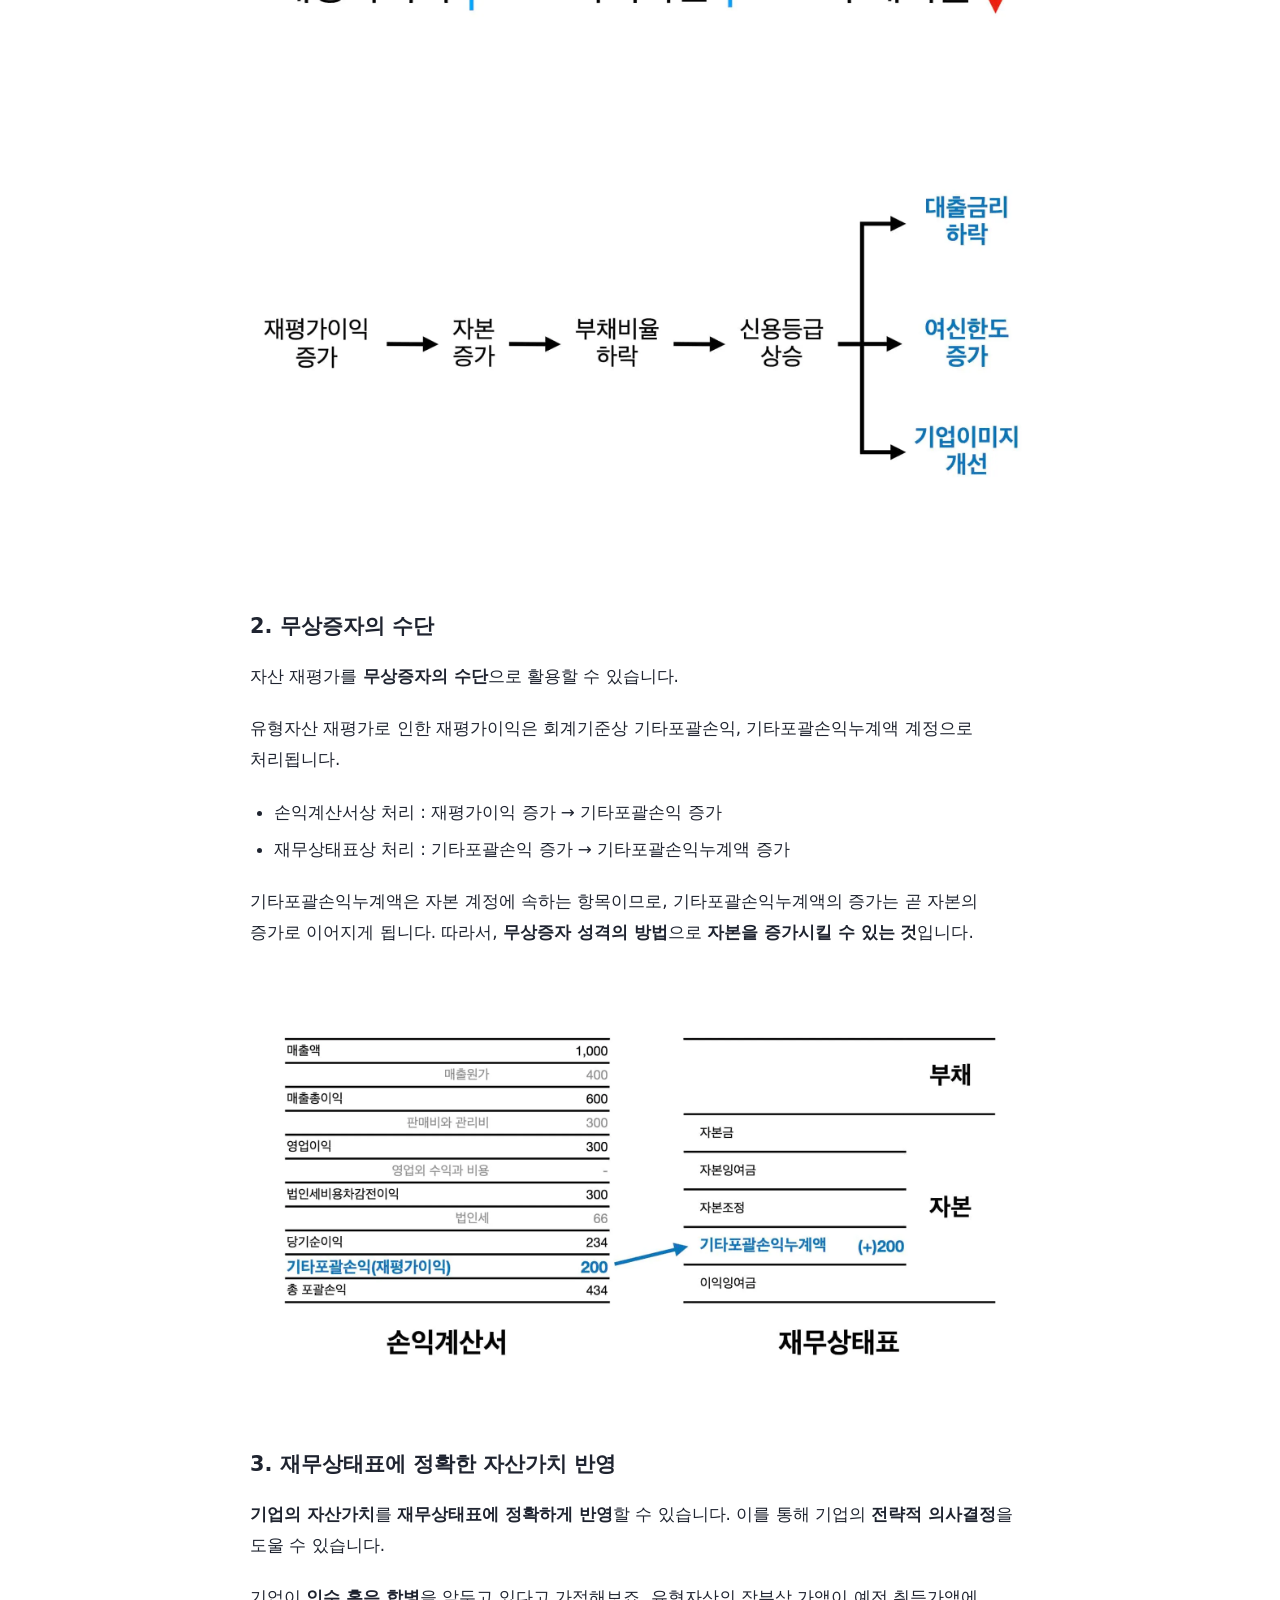
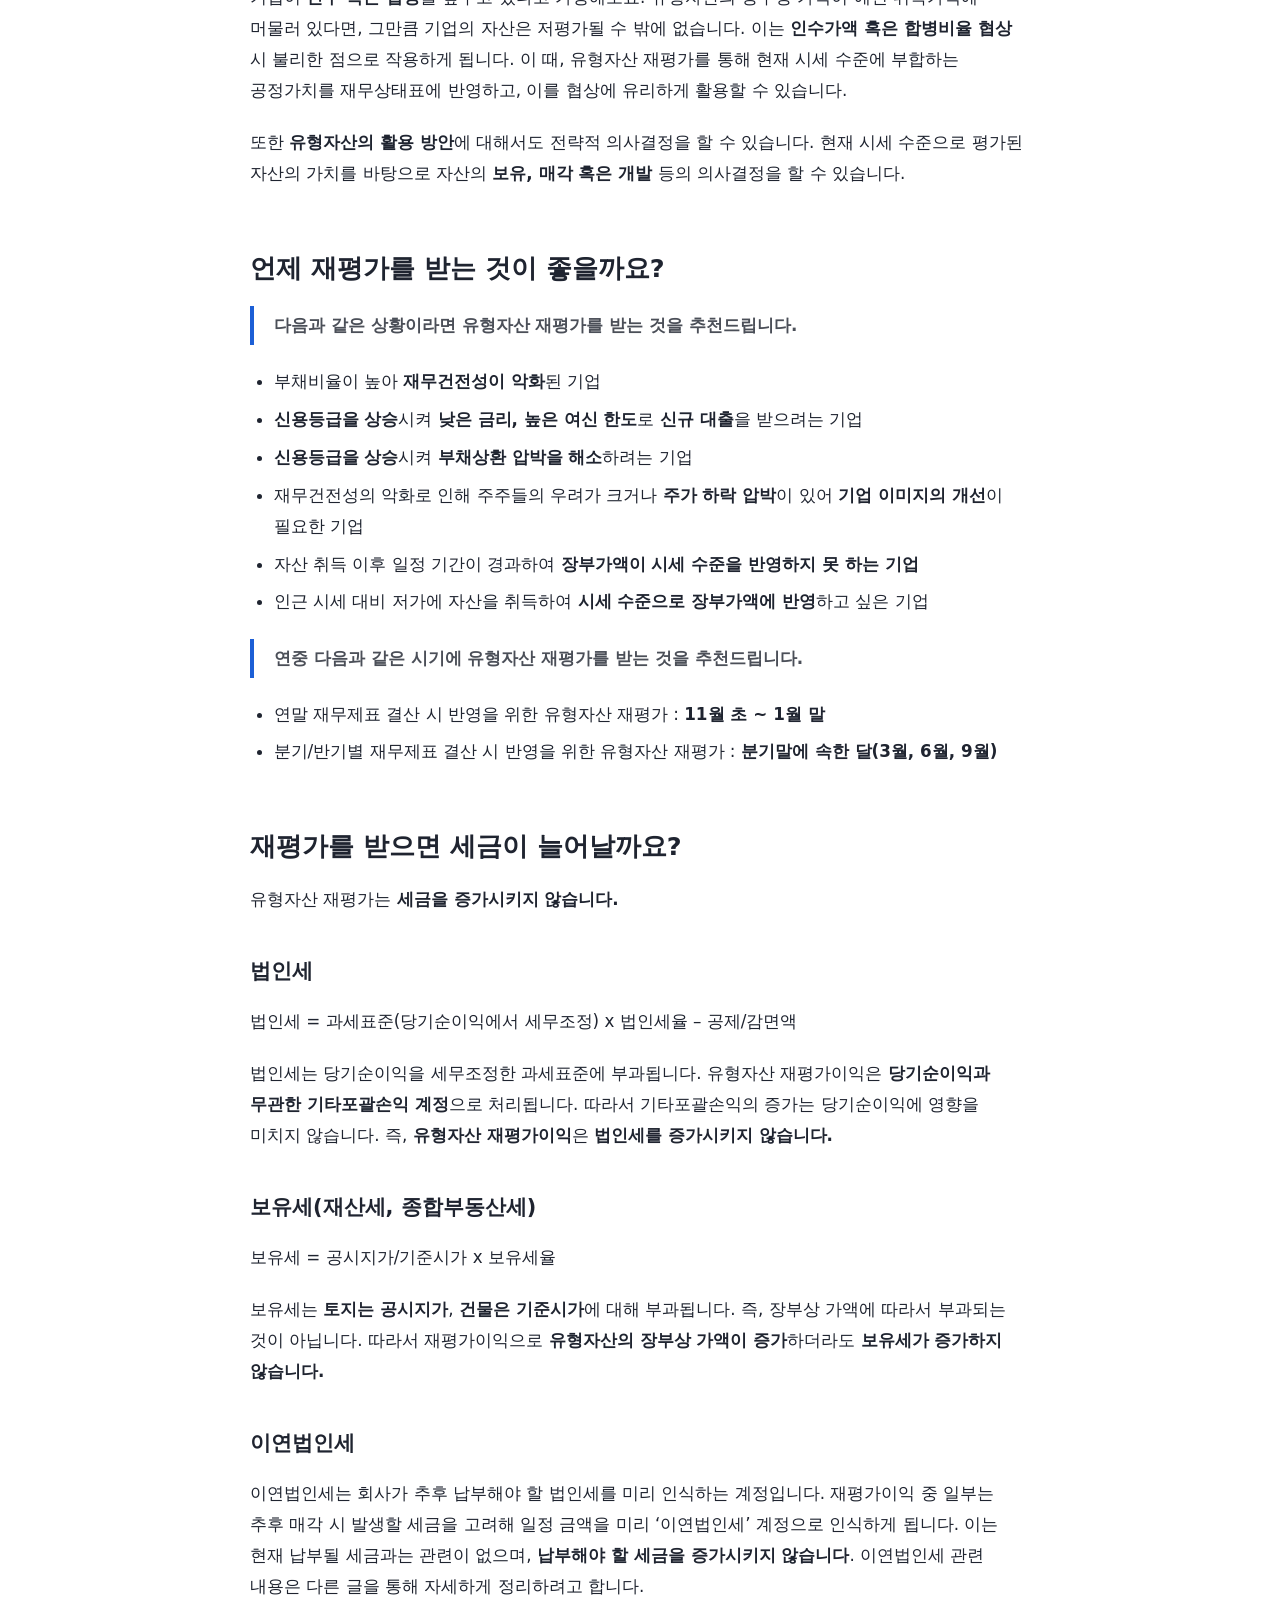
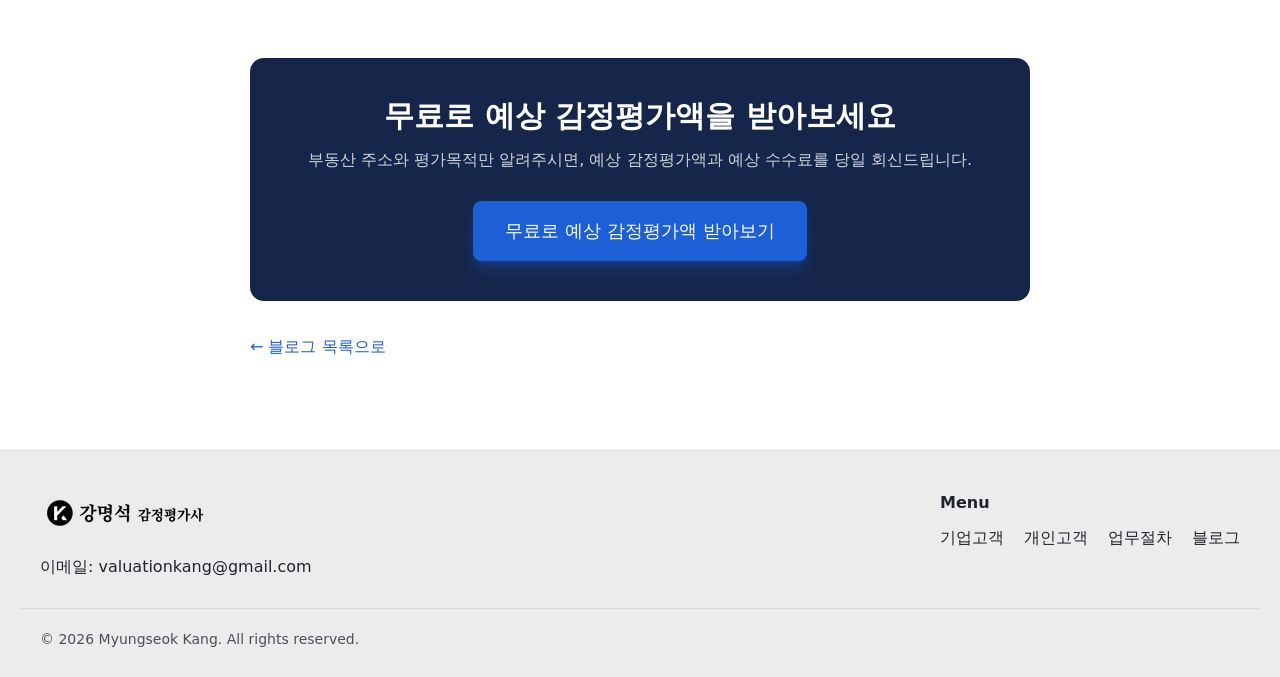
<file: blog/asset-revaluation/asset-revaluation-guide/index.html>
<!DOCTYPE html><html lang="ko" data-astro-cid-hkbrpulz><head><meta charset="utf-8"><meta name="viewport" content="width=device-width, initial-scale=1"><title>유형자산 재평가(감정평가)에 대해서 기업 재무/회계 실무자가 알아야 할 모든 것[2026년 정리] | 강명석 감정평가사</title><meta name="description" content="유형자산 재평가(감정평가)는 기업의 자본을 순식간에 증가시킬 수 있는 방법입니다. 재무구조 개선이 필요한 기업, 신용등급 상승을 통해 신규 대출 금리를 하락시키거나 여신 한도를 늘리려는 기업들에게 추천드리는 방법입니다."><link rel="canonical" href="https://valuationkang.com/blog/asset-revaluation/asset-revaluation-guide/"><link rel="icon" type="image/png" href="/favicon.png"><link rel="sitemap" href="/sitemap-index.xml"><link rel="alternate" type="application/rss+xml" title="강명석 감정평가사 블로그" href="/rss.xml"><meta property="og:locale" content="ko_KR"><meta property="og:type" content="article"><meta property="og:site_name" content="강명석 감정평가사"><meta property="og:title" content="유형자산 재평가(감정평가)에 대해서 기업 재무/회계 실무자가 알아야 할 모든 것[2026년 정리]"><meta property="og:description" content="유형자산 재평가(감정평가)는 기업의 자본을 순식간에 증가시킬 수 있는 방법입니다. 재무구조 개선이 필요한 기업, 신용등급 상승을 통해 신규 대출 금리를 하락시키거나 여신 한도를 늘리려는 기업들에게 추천드리는 방법입니다."><meta property="og:url" content="https://valuationkang.com/blog/asset-revaluation/asset-revaluation-guide/"><meta property="og:image" content="https://valuationkang.com/_astro/thumbnail.BuXB1sJG_ZpWrdO.jpg"><meta name="twitter:card" content="summary_large_image"><script type="application/ld+json">{"@context":"https://schema.org","@type":"BlogPosting","headline":"유형자산 재평가(감정평가)에 대해서 기업 재무/회계 실무자가 알아야 할 모든 것[2026년 정리]","description":"유형자산 재평가(감정평가)는 기업의 자본을 순식간에 증가시킬 수 있는 방법입니다. 재무구조 개선이 필요한 기업, 신용등급 상승을 통해 신규 대출 금리를 하락시키거나 여신 한도를 늘리려는 기업들에게 추천드리는 방법입니다.","datePublished":"2026-08-30T13:50:16.000Z","dateModified":"2026-09-01T01:42:03.000Z","author":{"@type":"Person","name":"강명석 감정평가사"},"image":"https://valuationkang.com/_astro/thumbnail.BuXB1sJG_ZpWrdO.jpg","mainEntityOfPage":"https://valuationkang.com/blog/asset-revaluation/asset-revaluation-guide/"}</script><link rel="stylesheet" href="/_astro/Base.Bh7VbUNn.css"><style>.prose{font-size:1.05rem;line-height:1.85}.prose>*+*{margin-top:1.25em}.prose h2{margin-top:2.4em;font-size:1.6rem}.prose h3{margin-top:2em;font-size:1.3rem}.prose h4{margin-top:1.6em;font-size:1.1rem}.prose a{color:var(--color-primary);text-underline-offset:3px;text-decoration:underline}.prose strong{font-weight:700}.prose mark{background:var(--color-highlight);color:inherit;padding:.1em .2em}.prose ul,.prose ol{padding-left:1.4em}.prose ul{list-style:outside}.prose ol{list-style:decimal}.prose li+li,.prose li>ul,.prose li>ol{margin-top:.4em}.prose img{border-radius:10px;margin-inline:auto}.prose blockquote{border-left:4px solid var(--color-primary);color:var(--color-text-soft);margin-inline:0;padding:4px 20px}.prose hr{border:0;border-top:1px solid var(--color-border);margin-block:2.5em}.prose table{border-collapse:collapse;width:100%;font-size:.95rem;line-height:1.5;display:block;overflow-x:auto}.prose th,.prose td{border:1px solid var(--color-border);text-align:left;padding:10px 14px}.prose th{background:var(--color-tint);font-weight:600}.prose thead:not(:has(th:not(:empty))){display:none}.prose code{background:var(--color-tint);border-radius:4px;padding:.15em .4em;font-size:.9em}.prose pre{border-radius:10px;padding:16px 20px;font-size:.9rem;line-height:1.6;overflow-x:auto}.prose pre code{background:0 0;padding:0}.prose iframe{aspect-ratio:16/9;border:0;border-radius:10px;width:100%}.prose details{border:1px solid var(--color-border);border-radius:10px;padding:12px 18px}.prose summary{cursor:pointer;font-weight:600}.prose .callout{background:var(--color-tint);border-radius:10px;gap:12px;padding:18px 20px;display:flex}.prose .callout:before{content:attr(data-icon);flex:none}.prose .callout>div>*+*{margin-top:.6em}.prose .columns{grid-auto-columns:1fr;grid-auto-flow:column;gap:24px;display:grid}.prose .column>*+*{margin-top:1em}@media (width<=767px){.prose .columns{grid-auto-flow:row}}.prose .color-gray{color:#787774}.prose .color-brown{color:#9f6b53}.prose .color-orange{color:#d9730d}.prose .color-yellow{color:#cb912f}.prose .color-green{color:#448361}.prose .color-blue{color:#337ea9}.prose .color-purple{color:#9065b0}.prose .color-pink{color:#c14c8a}.prose .color-red{color:#d44c47}.post[data-astro-cid-bbyd2zmv]{max-width:820px;padding:64px var(--gutter) 88px;margin-inline:auto}.post__header[data-astro-cid-bbyd2zmv]{margin-bottom:32px}.post__category[data-astro-cid-bbyd2zmv]{color:var(--color-primary);font-weight:500}.post[data-astro-cid-bbyd2zmv] h1[data-astro-cid-bbyd2zmv]{margin:10px 0 14px;font-size:clamp(1.6rem,4vw,2.25rem)}.post[data-astro-cid-bbyd2zmv] time[data-astro-cid-bbyd2zmv]{color:var(--color-text-soft);font-size:.95rem}.post[data-astro-cid-bbyd2zmv] .post__thumbnail{border-radius:var(--radius);width:100%;margin-bottom:40px}.prose[data-astro-cid-bbyd2zmv]{margin-bottom:56px}.post__back[data-astro-cid-bbyd2zmv]{color:var(--color-primary);margin-top:32px;font-weight:500;display:inline-block}
</style></head><body data-astro-cid-hkbrpulz><a href="#content" class="skip-link" data-astro-cid-hkbrpulz>콘텐츠로 건너뛰기</a><style>astro-island,astro-slot,astro-static-slot{display:contents}</style><script>(()=>{var l=(n,t)=>{let i=async()=>{await(await n())()},e=typeof t.value=="object"?t.value:void 0,s={timeout:e==null?void 0:e.timeout};"requestIdleCallback"in window?window.requestIdleCallback(i,s):setTimeout(i,s.timeout||200)};(self.Astro||(self.Astro={})).idle=l;window.dispatchEvent(new Event("astro:idle"));})();</script><script>(()=>{var g=Object.defineProperty;var w=(a,s,c)=>s in a?g(a,s,{enumerable:!0,configurable:!0,writable:!0,value:c}):a[s]=c;var l=(a,s,c)=>w(a,typeof s!="symbol"?s+"":s,c);var E=new Set(["__proto__","constructor","prototype"]);{let a={0:t=>y(t),1:t=>c(t),2:t=>new RegExp(t),3:t=>new Date(t),4:t=>new Map(c(t)),5:t=>new Set(c(t)),6:t=>BigInt(t),7:t=>new URL(t),8:t=>new Uint8Array(t),9:t=>new Uint16Array(t),10:t=>new Uint32Array(t),11:t=>Number.POSITIVE_INFINITY*t},s=t=>{let[p,e]=t;return p in a?a[p](e):void 0},c=t=>t.map(s),y=t=>typeof t!="object"||t===null?t:Object.fromEntries(Object.entries(t).map(([p,e])=>[p,s(e)]));class f extends HTMLElement{constructor(){super(...arguments);l(this,"Component");l(this,"hydrator");l(this,"hydrate",async()=>{var b;if(!this.hydrator||!this.isConnected)return;let e=(b=this.parentElement)==null?void 0:b.closest("astro-island[ssr]");if(e){e.addEventListener("astro:hydrate",this.hydrate,{once:!0});return}let r=this.querySelectorAll("astro-slot"),n={},d=this.querySelectorAll("template[data-astro-template]");for(let o of d){let i=o.closest(this.tagName);i!=null&&i.isSameNode(this)&&(n[o.getAttribute("data-astro-template")||"default"]=o.innerHTML,o.remove())}for(let o of r){let i=o.closest(this.tagName);i!=null&&i.isSameNode(this)&&(n[o.getAttribute("name")||"default"]=o.innerHTML)}let u;try{u=this.hasAttribute("props")?y(JSON.parse(this.getAttribute("props"))):{}}catch(o){let i=this.getAttribute("component-url")||"<unknown>",v=this.getAttribute("component-export");throw v&&(i+=` (export ${v})`),console.error(`[hydrate] Error parsing props for component ${i}`,this.getAttribute("props"),o),o}let h;await this.hydrator(this)(this.Component,u,n,{client:this.getAttribute("client")}),this.removeAttribute("ssr"),this.dispatchEvent(new CustomEvent("astro:hydrate"))});l(this,"unmount",()=>{this.isConnected||this.dispatchEvent(new CustomEvent("astro:unmount"))})}disconnectedCallback(){document.removeEventListener("astro:after-swap",this.unmount),document.addEventListener("astro:after-swap",this.unmount,{once:!0})}connectedCallback(){if(!this.hasAttribute("await-children")||document.readyState==="interactive"||document.readyState==="complete")this.childrenConnectedCallback();else{let e=()=>{document.removeEventListener("DOMContentLoaded",e),r.disconnect(),this.childrenConnectedCallback()},r=new MutationObserver(()=>{var n;((n=this.lastChild)==null?void 0:n.nodeType)===Node.COMMENT_NODE&&this.lastChild.nodeValue==="astro:end"&&(this.lastChild.remove(),e())});r.observe(this,{childList:!0}),document.addEventListener("DOMContentLoaded",e)}}async childrenConnectedCallback(){let e=this.getAttribute("before-hydration-url");e&&await import(e),this.start()}getRetryImportUrl(e){let r=new URL(e,document.baseURI);return r.searchParams.set("astro-retry",Date.now().toString()),r.toString()}async importWithRetry(e){try{return await import(e)}catch(r){return await new Promise(n=>setTimeout(n,1e3)),import(this.getRetryImportUrl(e))}}handleHydrationError(e){let r=this.getAttribute("component-url"),n=new CustomEvent("astro:hydration-error",{cancelable:!0,bubbles:!0,composed:!0,detail:{error:e,componentUrl:r}});this.dispatchEvent(n)&&console.error(`[astro-island] Error hydrating ${r}`,e)}async start(){let e=JSON.parse(this.getAttribute("opts")),r=this.getAttribute("client");if(Astro[r]===void 0){window.addEventListener(`astro:${r}`,()=>this.start(),{once:!0});return}try{await Astro[r](async()=>{let n=this.getAttribute("renderer-url");try{let[d,{default:u}]=await Promise.all([this.importWithRetry(this.getAttribute("component-url")),n?this.importWithRetry(n):Promise.resolve({default:()=>()=>{}})]),h=this.getAttribute("component-export")||"default";if(h.includes(".")){this.Component=d;for(let m of h.split(".")){if(E.has(m)||!this.Component||typeof this.Component!="object"&&typeof this.Component!="function"||!Object.hasOwn(this.Component,m))throw new Error(`Invalid component export path: ${h}`);this.Component=this.Component[m]}}else{if(E.has(h))throw new Error(`Invalid component export path: ${h}`);this.Component=d[h]}return this.hydrator=u,this.hydrate}catch(d){return this.handleHydrationError(d),()=>{}}},e,this)}catch(n){this.handleHydrationError(n)}}attributeChangedCallback(){this.hydrate()}}l(f,"observedAttributes",["props"]),customElements.get("astro-island")||customElements.define("astro-island",f)}})();</script><astro-island uid="ZvoLUr" prefix="r4" component-url="/_astro/Header.CwP7OWio.js" component-export="default" renderer-url="/_astro/client.ClmjSpID.js" props="{&quot;path&quot;:[0,&quot;/blog/asset-revaluation/asset-revaluation-guide/&quot;],&quot;logo&quot;:[0,{&quot;src&quot;:[0,&quot;/_astro/logo.-_JnN4Sy_Z3Awj4.webp&quot;],&quot;width&quot;:[0,140],&quot;height&quot;:[0,40]}],&quot;data-astro-cid-hkbrpulz&quot;:[0,true]}" ssr client="idle" opts="{&quot;name&quot;:&quot;Header&quot;,&quot;value&quot;:true}" await-children><header class="sticky top-0 z-50 border-b border-border bg-header-bg"><div class="container flex min-h-(--header-height) items-center justify-between"><a href="/" aria-label="강명석 감정평가사 홈"><img src="/_astro/logo.-_JnN4Sy_Z3Awj4.webp" alt="강명석 감정평가사" width="140" height="40" loading="eager" decoding="async" class="h-10 w-auto"/></a><button type="button" class="flex size-11 cursor-pointer flex-col justify-between rounded-lg bg-tint px-2.5 py-3 md:hidden" aria-expanded="false" aria-controls="site-nav" aria-label="메뉴 열기"><span class="block h-0.5 rounded-xs bg-navy"></span><span class="block h-0.5 rounded-xs bg-navy"></span><span class="block h-0.5 rounded-xs bg-navy"></span></button><nav id="site-nav" aria-label="주 메뉴" class="absolute inset-x-0 top-full flex-col items-stretch gap-3 border-b border-border bg-white px-(--gutter) pt-3 pb-5 md:static md:flex md:flex-row md:items-center md:gap-7 md:border-b-0 md:bg-transparent md:p-0 hidden"><ul class="flex flex-col gap-1 md:flex-row"><li><a href="/enterprises/" class="block rounded-lg px-2 py-3 font-medium hover:text-primary md:px-4 md:py-2">기업고객</a></li><li><a href="/individuals/" class="block rounded-lg px-2 py-3 font-medium hover:text-primary md:px-4 md:py-2">개인고객</a></li><li><a href="/process/" class="block rounded-lg px-2 py-3 font-medium hover:text-primary md:px-4 md:py-2">업무절차</a></li><li><a href="/blog/" aria-current="page" class="block rounded-lg px-2 py-3 font-medium hover:text-primary md:px-4 md:py-2 text-primary">블로그</a></li></ul><a href="/contact/" data-slot="button" data-variant="default" data-size="sm" class="inline-flex items-center justify-center rounded-lg leading-tight font-medium transition-colors disabled:pointer-events-none disabled:opacity-50 bg-primary text-primary-foreground hover:bg-primary-dark px-5.5 py-2.25">상담하기</a></nav></div></header><!--astro:end--></astro-island><main id="content" data-astro-cid-hkbrpulz><article class="post" data-astro-cid-bbyd2zmv><header class="post__header" data-astro-cid-bbyd2zmv><a href="/blog/asset-revaluation/" class="post__category" data-astro-cid-bbyd2zmv>자산 재평가</a><h1 data-astro-cid-bbyd2zmv>유형자산 재평가(감정평가)에 대해서 기업 재무/회계 실무자가 알아야 할 모든 것[2026년 정리]</h1><time datetime="2026-08-30T13:50:16.000Z" data-astro-cid-bbyd2zmv>2026년 8월 30일</time></header><img src="/_astro/thumbnail.BuXB1sJG_1hNNQE.webp" srcset="/_astro/thumbnail.BuXB1sJG_1rpKzy.webp 400w, /_astro/thumbnail.BuXB1sJG_Z1gH9Tm.webp 800w, /_astro/thumbnail.BuXB1sJG_1hNNQE.webp 1200w" alt sizes="(min-width: 820px) 780px, calc(100vw - 40px)" data-astro-cid-bbyd2zmv="true" loading="eager" decoding="sync" fetchpriority="high" width="1200" height="675" class="post__thumbnail"><div class="prose" data-astro-cid-bbyd2zmv><h2 id="현대차그룹이-단숨에-10조를-벌-수-있는-방법">현대차그룹이 단숨에 10조를 벌 수 있는 방법</h2>
<p>현대차그룹의 삼성동 GBC 부지. 건축설계 내용에 대해서 서울시와 오랜 기간 옥신각신 협의를 하다 최근에서야 <a href="https://www.hankyung.com/article/2026010651861">49층 규모 건물 3개동을 짓는 것으로 합의</a>를 봤습니다.</p>
<p><img alt="" loading="lazy" decoding="async" width="673" height="596" src="/_astro/image-01.BoSI-sY1_2nvvrX.webp"></p>
<p>현대차그룹은 2014년 한전부지였던 토지를 <strong>10조 5,500억원</strong>이라는 어마어마한 자금을 들여서 매입했습니다. 당시 감정가액은 3조 3,000억원이었고, 경쟁 입찰에 참여했던 삼성그룹은 4조 6,700억원 수준으로 입찰가를 써냈었죠. <strong>감정가의 3배, 삼성그룹 입찰가의 2배가 넘는 금액으로 낙찰</strong>받은 것입니다.</p>
<p>당시에는 말이 많았습니다. <em>“터무니 없는 가격으로 고가 매입한 것이다.” “승자의 저주가 될 것이다.” “현대차그룹이 대가를 치르게 될 것이다.”</em></p>
<p>현재 해당 부지의 시세는 <strong>20조원</strong>에 달합니다. 현대자동차 2025년 영업이익이 11조 5,000억원 수준인데, 토지를 10년 넘게 보유함으로 인해서 <strong>한 해 영업이익에 버금가는 돈을 번 것입니다</strong>. 물론 금싸라기 땅이다보니, 앞으로의 가치는 더욱 높아질 것으로 보입니다.</p>
<p>하지만, 정확히 말하자면 현대차그룹이 아직 돈을 번 것은 아닙니다. 현대차그룹의 <strong>장부상 토지가액은 취득 당시의 금액인 10조 5,500억원</strong>입니다. 여기에서, 현대차그룹이 실질적으로 <strong>10조를 단숨에 벌 수 있는 방법</strong>이 있습니다. <strong>바로 ‘유형자산 재평가’를 통해 토지의 장부상 가치를 현재 시세인 20조원 수준으로 평가하는 것입니다.</strong> 이렇게 되면 현대차그룹의 자산은 순식간에 10조 가까이 증가하게 됩니다.</p>
<p>자산을 순식간에 증가시킬 수 있는 방법. “<strong>유형자산 재평가(감정평가)</strong>”</p>
<p>이번 글에서는 기업 재무/회계 실무자가 유형자산 재평가에 대해서 꼭 알아야 할 내용에 대해 모두 정리해봤습니다.</p>
<h2 id="유형자산-재평가에-대한-기본-내용">유형자산 재평가에 대한 기본 내용</h2>
<h3 id="기본적인-설명">기본적인 설명</h3>
<p>유형자산 재평가. 쉽게 말해 <em><strong>‘과거’</strong></em>에 머물러 있는 유형자산의 장부상 가치를, <em><strong>‘현재’</strong></em>의 시세에 맞게 재평가하여 장부에 기재하겠다는 것입니다.</p>
<p>현대차그룹의 예시는 금액이 너무 크다 보니 와닿지 않습니다. 그래서 실제 감정평가 건을 예시로 들어 쉽게 설명드리겠습니다.</p>
<p>10년 전 회사가 100억을 들여 땅을 샀습니다. 취득 당시 100억을 들였으니, <strong>재무상태표상 토지 가치가 100억</strong>으로 기재되어 있습니다. 어느덧 시간이 많이 흘렀습니다. 땅값이 많이 올라서 <strong>현재 시세는 300억</strong>입니다. 하지만, 우리 회사의 재무상태표상 토지의 가치는 여전히 100억입니다. 이때, 회사가 자산을 단기간에 늘릴 수 있는 방법이 바로 ‘유형자산 재평가’입니다. <strong>재무상태표상 장부가액을 현재 시세인 300억으로 평가하여 기입하게 되면</strong>, 순식간에 <strong>200억의 자산이 증가</strong>하게 됩니다.</p>
<p>이러한 유형자산 재평가는 <strong>재무구조 개선이 필요한 기업, 신용등급 상승을 통해 대출금리를 하락시키려는 기업, 자산을 취득한지 오랜 기간이 지난 기업</strong>에게 필요합니다.</p>
<p><img alt="" loading="lazy" decoding="async" width="1920" height="1080" src="/_astro/image-02.Dx5LiRpx_11BLs.webp"></p>
<h3 id="관련-규정">관련 규정</h3>
<p>회계기준에서는 유형자산 재평가와 관련해서 아래와 같이 명확한 규정을 두고 있습니다.</p>
<ul>
<li><strong>K-IFRS(한국채택국제회계기준)</strong> 제1016호 문단 36</li>
<li><strong>일반기업회계기준</strong> 제10장 유형자산 문단 10.38</li>
</ul>
<p><img alt="" loading="lazy" decoding="async" width="1920" height="1080" src="/_astro/image-03.YrcuW5zK_1DVQBF.webp"></p>
<h2 id="기업들이-재평가를-받는-이유">기업들이 재평가를 받는 이유</h2>
<h3 id="1-재무구조의-개선">1. 재무구조의 개선</h3>
<p><strong>재무구조가 개선</strong>됩니다. 이는 <strong>신용등급 상승, 대출금리 하락, 여신한도 상승</strong>으로 이어집니다.</p>
<p>인플레이션으로 인해 자산의 시세는 장부상 가액보다 상승해 있는 경우가 많습니다. 이때 유형자산 재평가를 받게 되면, <strong>유형자산에 대한 재평가이익</strong>은 <strong>자본과 자산의 증가</strong>로 이어집니다.</p>
<p>자본이 증가하면 부채비율이 하락하게 됩니다. 신용평가 회사는 이를 보고 신용등급을 유지시키거나 상승시키게 됩니다. 신용등급이 상승하게 되면 <strong>대출 만기가 연장</strong>되거나 <strong>여신 한도가 증가</strong>할 수 있습니다. 혹은 리파이낸싱을 진행하면서 <strong>대출금리를 하락</strong>시키거나 더 <strong>높은 금액을 한도로 대출을 진행</strong>시킬 수 있습니다.</p>
<p><img alt="" loading="lazy" decoding="async" width="1920" height="1080" src="/_astro/image-04.CQByk2NJ_1ptDou.webp"></p>
<p><img alt="" loading="lazy" decoding="async" width="1920" height="1080" src="/_astro/image-05.DzkVt-Dp_Z25lD6y.webp"></p>
<h3 id="2-무상증자의-수단">2. 무상증자의 수단</h3>
<p>자산 재평가를 <strong>무상증자의 수단</strong>으로 활용할 수 있습니다.</p>
<p>유형자산 재평가로 인한 재평가이익은 회계기준상 기타포괄손익, 기타포괄손익누계액 계정으로 처리됩니다.</p>
<ul>
<li>손익계산서상 처리 : 재평가이익 증가 → 기타포괄손익 증가</li>
<li>재무상태표상 처리 : 기타포괄손익 증가 → 기타포괄손익누계액 증가</li>
</ul>
<p>기타포괄손익누계액은 자본 계정에 속하는 항목이므로, 기타포괄손익누계액의 증가는 곧 자본의 증가로 이어지게 됩니다. 따라서, <strong>무상증자 성격의 방법</strong>으로 <strong>자본을 증가시킬 수 있는 것</strong>입니다.</p>
<p><img alt="" loading="lazy" decoding="async" width="1920" height="1080" src="/_astro/image-06.CcNccgBc_Z2qmPm9.webp"></p>
<h3 id="3-재무상태표에-정확한-자산가치-반영">3. 재무상태표에 정확한 자산가치 반영</h3>
<p><strong>기업의 자산가치</strong>를 <strong>재무상태표에 정확하게 반영</strong>할 수 있습니다. 이를 통해 기업의 <strong>전략적 의사결정</strong>을 도울 수 있습니다.</p>
<p>기업이 <strong>인수 혹은 합병</strong>을 앞두고 있다고 가정해보죠. 유형자산의 장부상 가액이 예전 취득가액에 머물러 있다면, 그만큼 기업의 자산은 저평가될 수 밖에 없습니다. 이는 <strong>인수가액 혹은 합병비율 협상</strong> 시 불리한 점으로 작용하게 됩니다. 이 때, 유형자산 재평가를 통해 현재 시세 수준에 부합하는 공정가치를 재무상태표에 반영하고, 이를 협상에 유리하게 활용할 수 있습니다.</p>
<p>또한 <strong>유형자산의 활용 방안</strong>에 대해서도 전략적 의사결정을 할 수 있습니다. 현재 시세 수준으로 평가된 자산의 가치를 바탕으로 자산의 <strong>보유, 매각 혹은 개발</strong> 등의 의사결정을 할 수 있습니다.</p>
<h2 id="언제-재평가를-받는-것이-좋을까요">언제 재평가를 받는 것이 좋을까요?</h2>
<blockquote>
<p><strong>다음과 같은 상황이라면 유형자산 재평가를 받는 것을 추천드립니다.</strong></p>
</blockquote>
<ul>
<li>부채비율이 높아 <strong>재무건전성이 악화</strong>된 기업</li>
<li><strong>신용등급을 상승</strong>시켜 <strong>낮은 금리, 높은 여신 한도</strong>로 <strong>신규 대출</strong>을 받으려는 기업</li>
<li><strong>신용등급을 상승</strong>시켜 <strong>부채상환 압박을 해소</strong>하려는 기업</li>
<li>재무건전성의 악화로 인해 주주들의 우려가 크거나 <strong>주가 하락 압박</strong>이 있어 <strong>기업 이미지의 개선</strong>이 필요한 기업</li>
<li>자산 취득 이후 일정 기간이 경과하여 <strong>장부가액이 시세 수준을 반영하지 못 하는 기업</strong></li>
<li>인근 시세 대비 저가에 자산을 취득하여 <strong>시세 수준으로 장부가액에 반영</strong>하고 싶은 기업</li>
</ul>
<blockquote>
<p><strong>연중 다음과 같은 시기에 유형자산 재평가를 받는 것을 추천드립니다.</strong></p>
</blockquote>
<ul>
<li>연말 재무제표 결산 시 반영을 위한 유형자산 재평가 : <strong>11월 초 ~ 1월 말</strong></li>
<li>분기/반기별 재무제표 결산 시 반영을 위한 유형자산 재평가 : <strong>분기말에 속한 달(3월, 6월, 9월)</strong></li>
</ul>
<h2 id="재평가를-받으면-세금이-늘어날까요">재평가를 받으면 세금이 늘어날까요?</h2>
<p>유형자산 재평가는 <strong>세금을 증가시키지 않습니다.</strong></p>
<h3 id="법인세">법인세</h3>
<p>법인세 = 과세표준(당기순이익에서 세무조정) x 법인세율 – 공제/감면액</p>
<p>법인세는 당기순이익을 세무조정한 과세표준에 부과됩니다. 유형자산 재평가이익은 <strong>당기순이익과 무관한 기타포괄손익 계정</strong>으로 처리됩니다. 따라서 기타포괄손익의 증가는 당기순이익에 영향을 미치지 않습니다. 즉, <strong>유형자산 재평가이익</strong>은 <strong>법인세를 증가시키지 않습니다.</strong></p>
<h3 id="보유세재산세-종합부동산세">보유세(재산세, 종합부동산세)</h3>
<p>보유세 = 공시지가/기준시가 x 보유세율</p>
<p>보유세는 <strong>토지는 공시지가</strong>, <strong>건물은 기준시가</strong>에 대해 부과됩니다. 즉, 장부상 가액에 따라서 부과되는 것이 아닙니다. 따라서 재평가이익으로 <strong>유형자산의 장부상 가액이 증가</strong>하더라도 <strong>보유세가 증가하지 않습니다.</strong></p>
<h3 id="이연법인세">이연법인세</h3>
<p>이연법인세는 회사가 추후 납부해야 할 법인세를 미리 인식하는 계정입니다. 재평가이익 중 일부는 추후 매각 시 발생할 세금을 고려해 일정 금액을 미리 ‘이연법인세’ 계정으로 인식하게 됩니다. 이는 현재 납부될 세금과는 관련이 없으며, <strong>납부해야 할 세금을 증가시키지 않습니다</strong>. 이연법인세 관련 내용은 다른 글을 통해 자세하게 정리하려고 합니다.</p></div><section class="bg-navy text-center rounded-card px-6 py-10"><div class=""><h2 class="text-2xl text-white lg:text-3xl">무료로 예상 감정평가액을 받아보세요</h2><p class="mt-3 mb-7 text-on-dark-soft">부동산 주소와 평가목적만 알려주시면, 예상 감정평가액과 예상 수수료를 당일 회신드립니다.</p><a href="/contact/" data-slot="button" data-variant="default" data-size="lg" class="inline-flex items-center justify-center rounded-lg font-medium transition-colors disabled:pointer-events-none disabled:opacity-50 bg-primary text-primary-foreground hover:bg-primary-dark px-8 py-4 text-lg shadow-lg shadow-primary/35">무료로 예상 감정평가액 받아보기</a></div></section><a href="/blog/" class="post__back" data-astro-cid-bbyd2zmv>← 블로그 목록으로</a></article></main><footer class="bg-border pt-10 pb-7"><div class="container flex flex-wrap justify-between gap-8"><div><img src="/_astro/logo.-_JnN4Sy_1b53Bf.webp" alt="강명석 감정평가사" width="168" height="48" loading="lazy" decoding="async" class="h-12 w-auto"/><p class="mt-4">이메일:<!-- --> <a href="mailto:valuationkang@gmail.com" class="hover:text-primary">valuationkang@gmail.com</a></p></div><nav aria-label="하단 메뉴"><p class="mb-2 font-semibold">Menu</p><ul class="flex flex-wrap gap-5"><li><a href="/enterprises/" class="hover:text-primary">기업고객</a></li><li><a href="/individuals/" class="hover:text-primary">개인고객</a></li><li><a href="/process/" class="hover:text-primary">업무절차</a></li><li><a href="/blog/" class="hover:text-primary">블로그</a></li></ul></nav></div><div class="container mt-7 border-t border-border-strong pt-5 text-sm text-text-soft">© <!-- -->2026<!-- --> <!-- -->Myungseok Kang<!-- -->. All rights reserved.</div></footer></body></html>
</file>
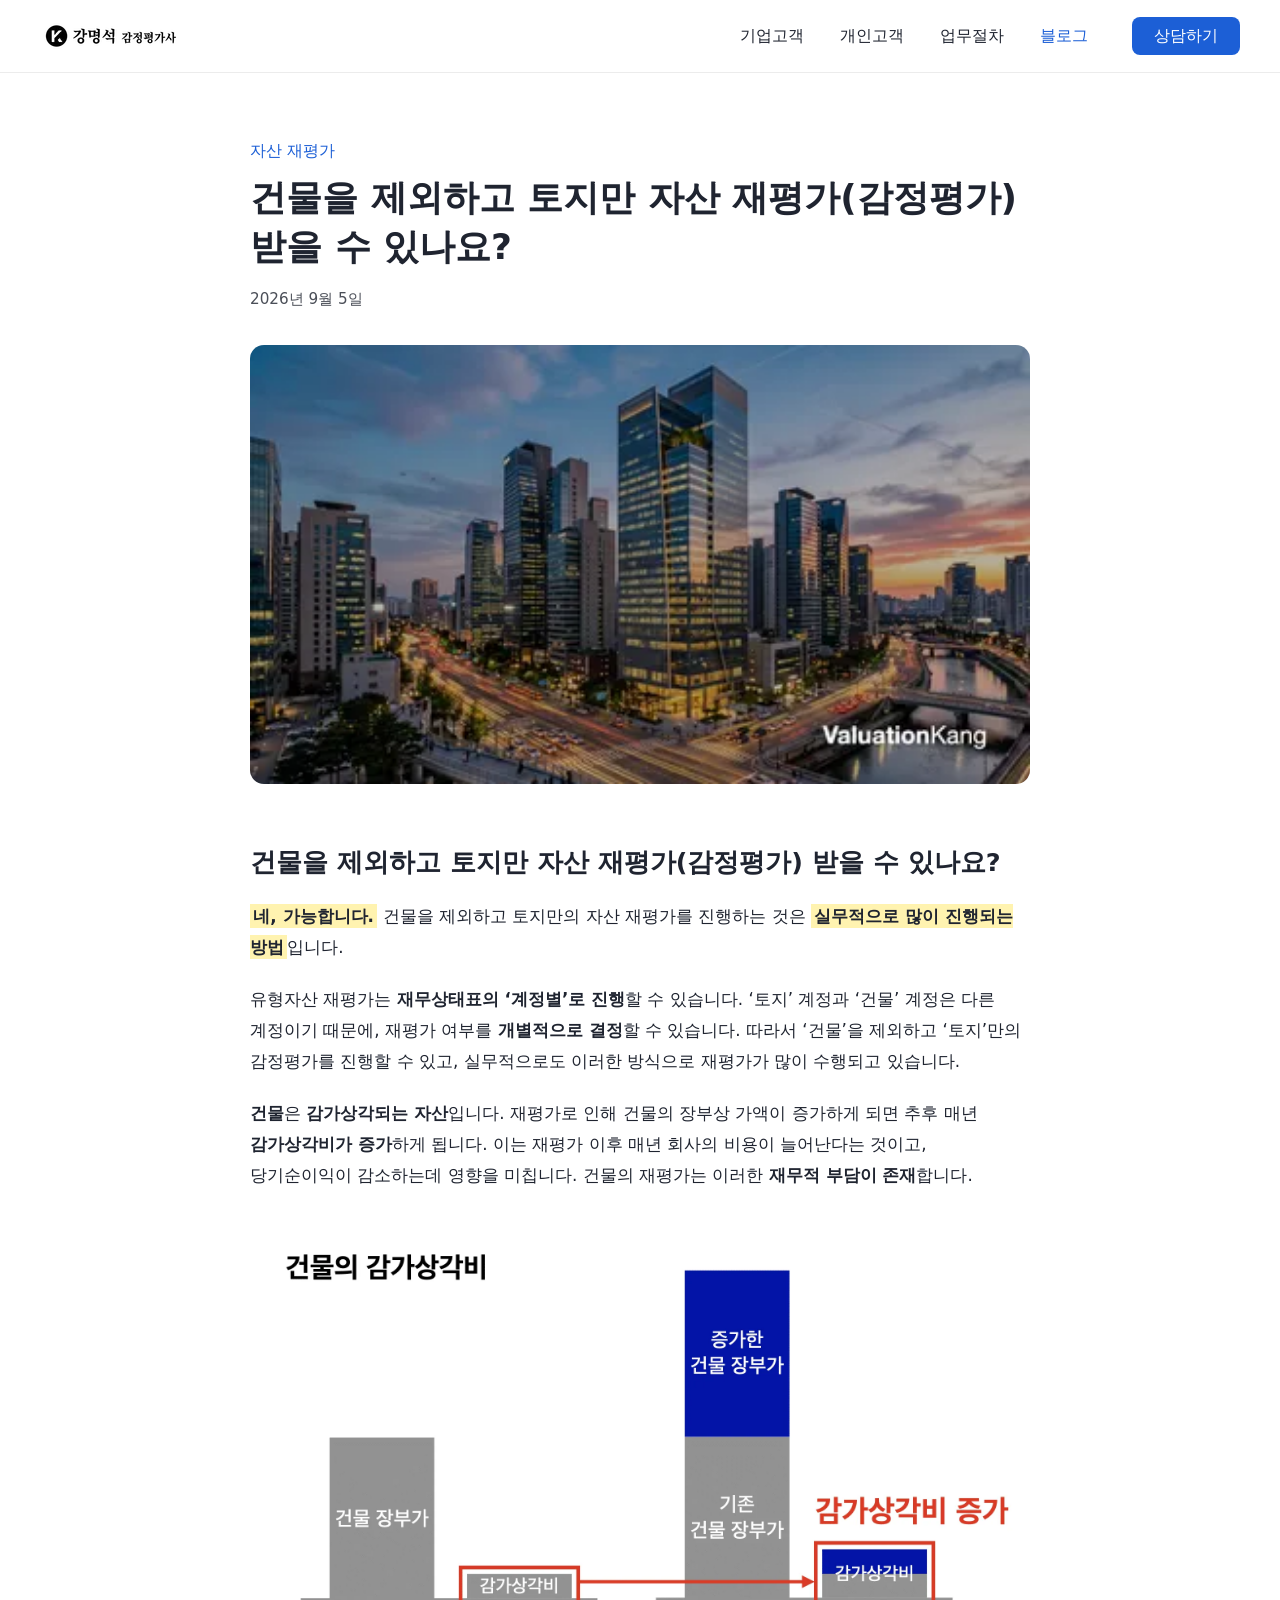
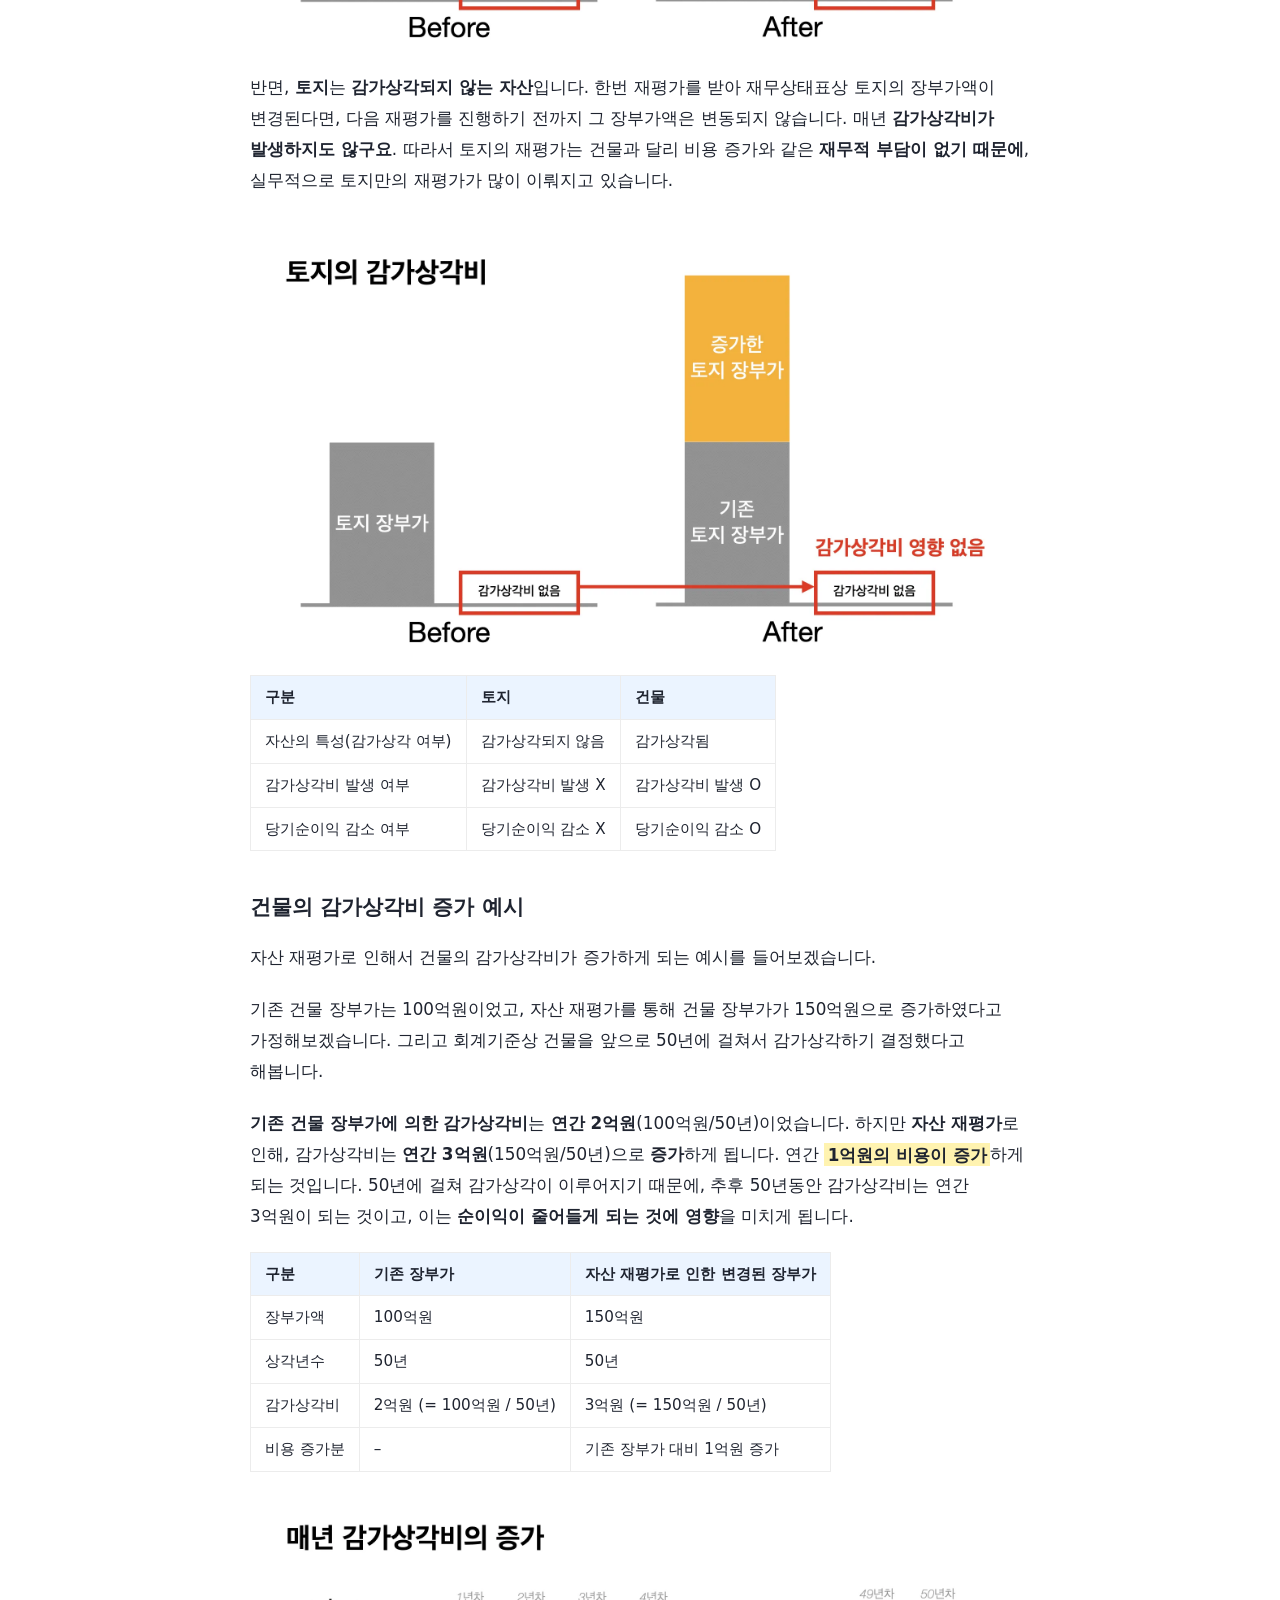
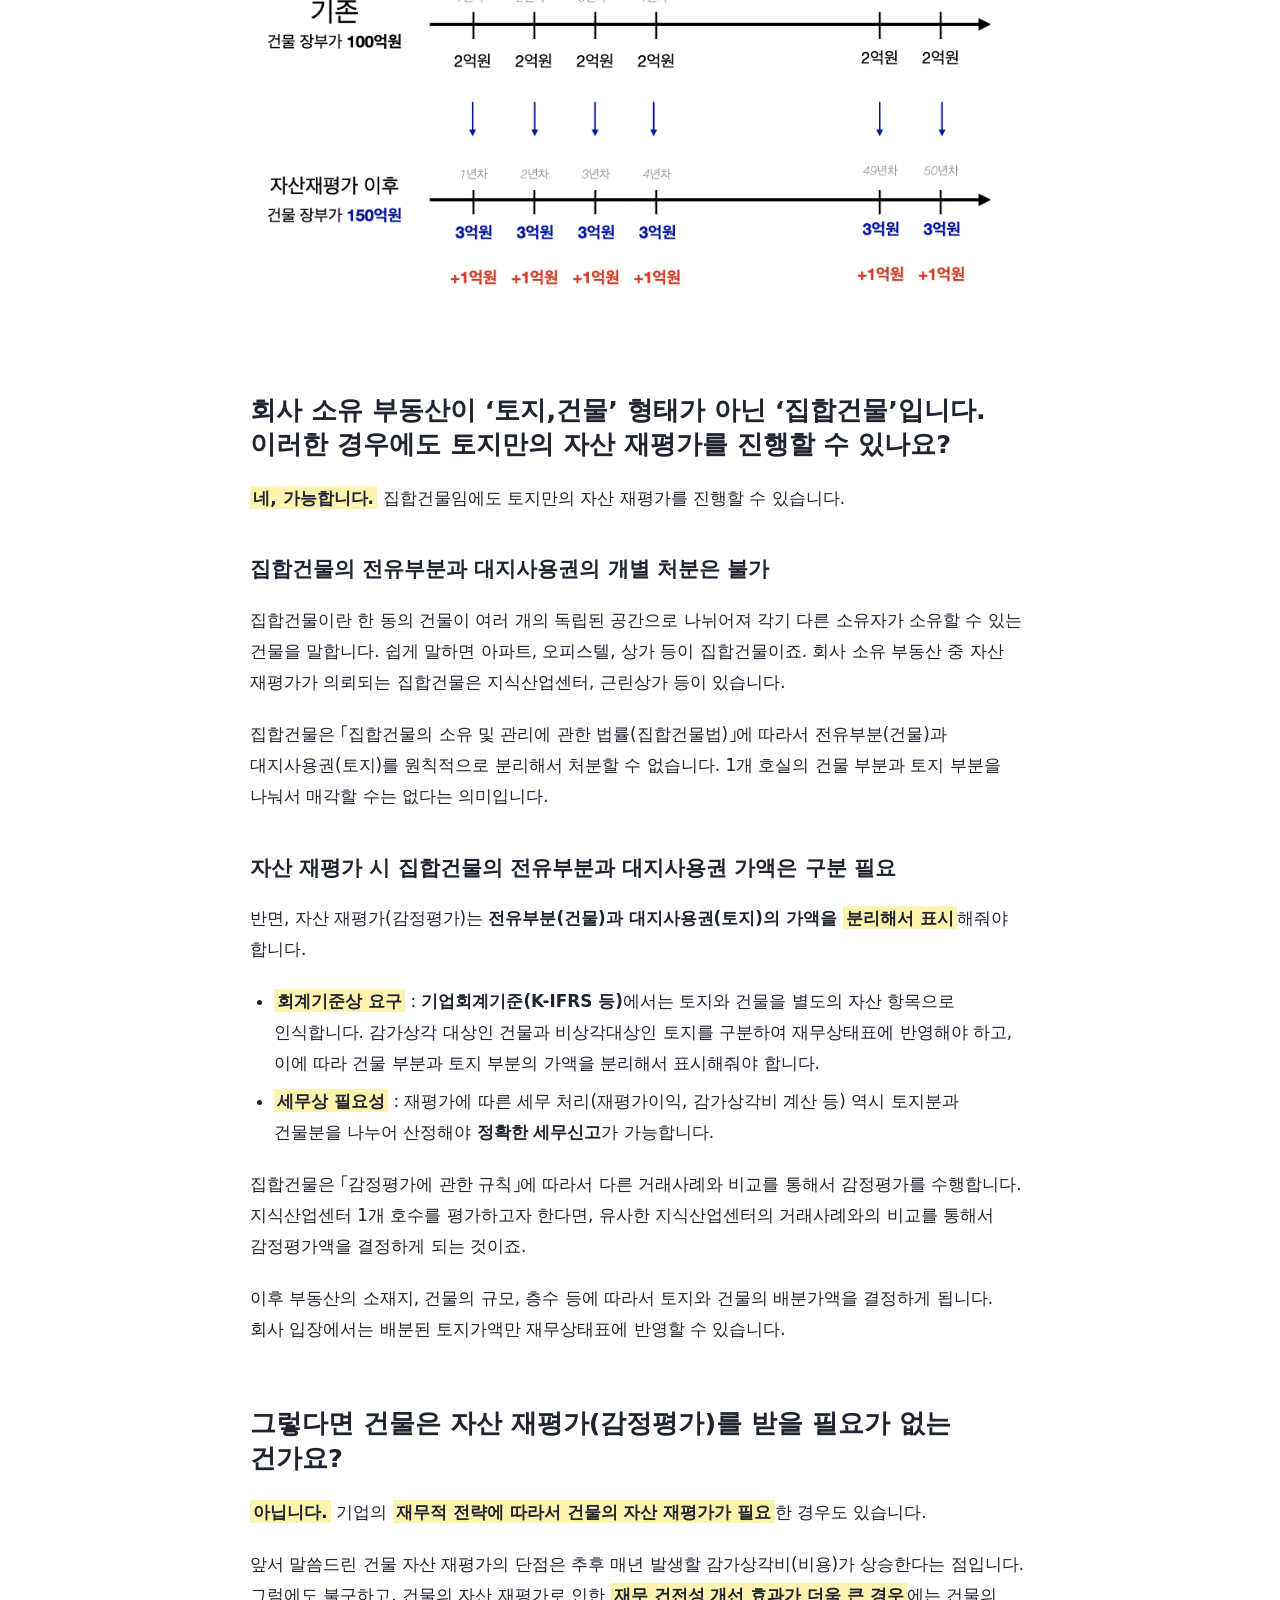
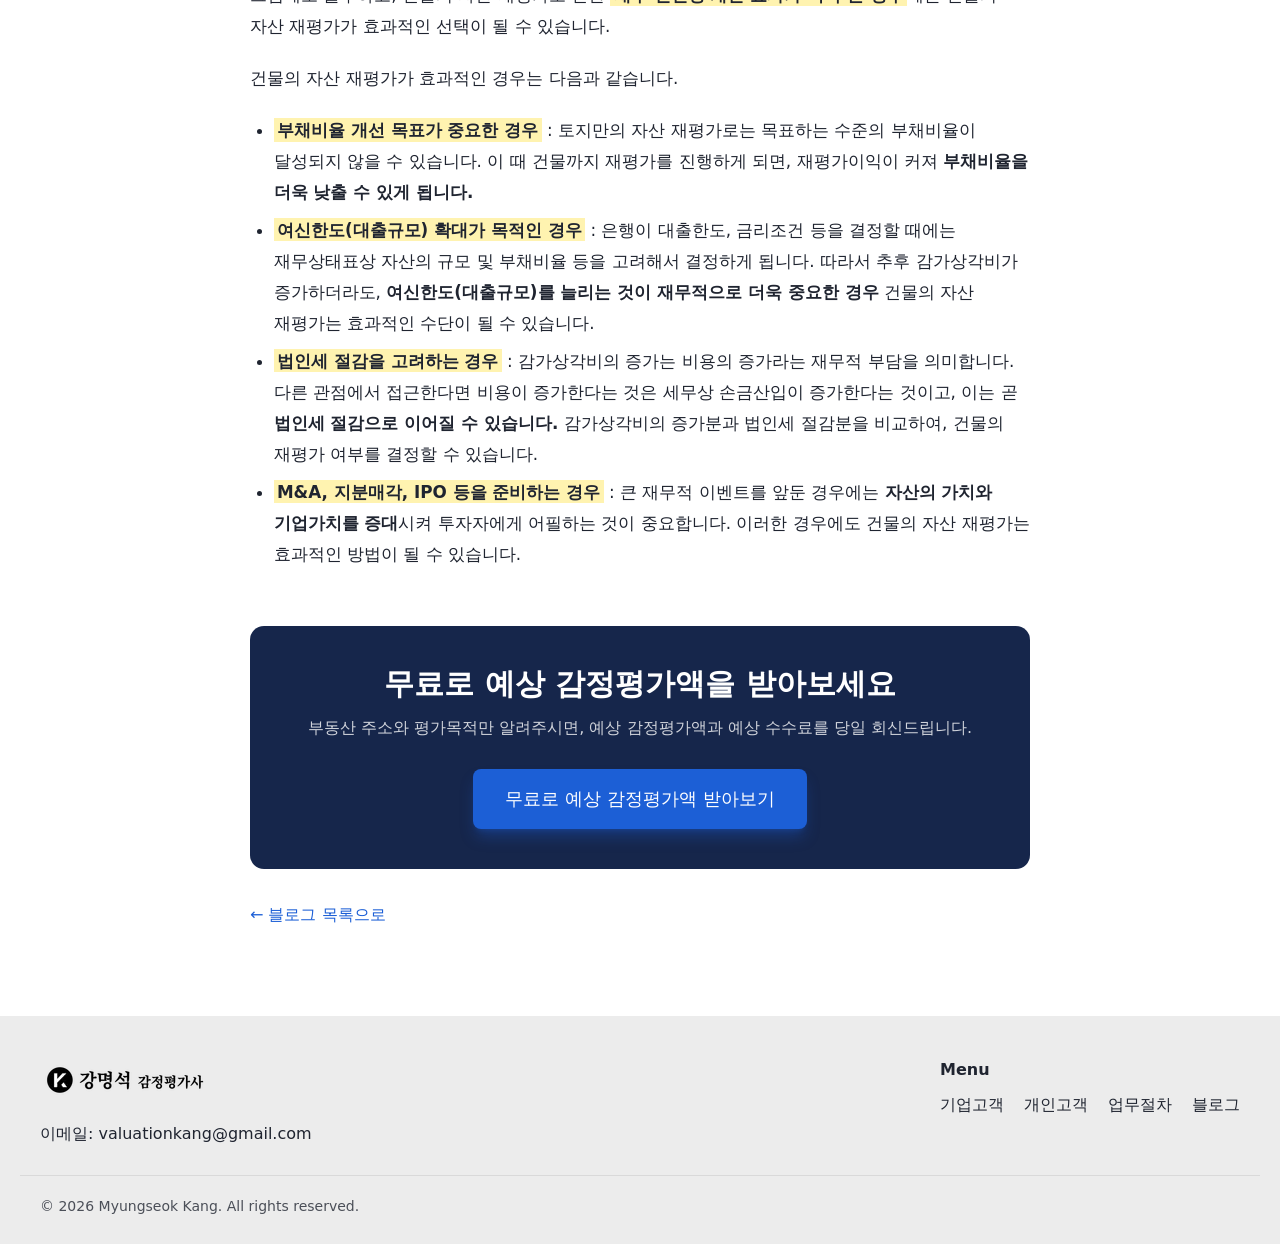
<file: blog/asset-revaluation/land-only-valuation/index.html>
<!DOCTYPE html><html lang="ko" data-astro-cid-hkbrpulz><head><meta charset="utf-8"><meta name="viewport" content="width=device-width, initial-scale=1"><title>건물을 제외하고 토지만 자산 재평가(감정평가) 받을 수 있나요? | 강명석 감정평가사</title><meta name="description" content="가능합니다. 실무적으로 많이 진행되는 방법입니다. 건물은 감가상각되는 자산인 반면, 토지는 비상각 대상 자산입니다. 따라서 건물을 제외하고 토지만 감정평가하게 되면 추후 감가상각비가 증가하는 부작용을 막을 수 있습니다."><link rel="canonical" href="https://valuationkang.com/blog/asset-revaluation/land-only-valuation/"><link rel="icon" type="image/png" href="/favicon.png"><link rel="sitemap" href="/sitemap-index.xml"><link rel="alternate" type="application/rss+xml" title="강명석 감정평가사 블로그" href="/rss.xml"><meta property="og:locale" content="ko_KR"><meta property="og:type" content="article"><meta property="og:site_name" content="강명석 감정평가사"><meta property="og:title" content="건물을 제외하고 토지만 자산 재평가(감정평가) 받을 수 있나요?"><meta property="og:description" content="가능합니다. 실무적으로 많이 진행되는 방법입니다. 건물은 감가상각되는 자산인 반면, 토지는 비상각 대상 자산입니다. 따라서 건물을 제외하고 토지만 감정평가하게 되면 추후 감가상각비가 증가하는 부작용을 막을 수 있습니다."><meta property="og:url" content="https://valuationkang.com/blog/asset-revaluation/land-only-valuation/"><meta property="og:image" content="https://valuationkang.com/_astro/thumbnail.DgVDA5BW_Zlu3PD.jpg"><meta name="twitter:card" content="summary_large_image"><script type="application/ld+json">{"@context":"https://schema.org","@type":"BlogPosting","headline":"건물을 제외하고 토지만 자산 재평가(감정평가) 받을 수 있나요?","description":"가능합니다. 실무적으로 많이 진행되는 방법입니다. 건물은 감가상각되는 자산인 반면, 토지는 비상각 대상 자산입니다. 따라서 건물을 제외하고 토지만 감정평가하게 되면 추후 감가상각비가 증가하는 부작용을 막을 수 있습니다.","datePublished":"2026-09-04T16:38:43.000Z","dateModified":"2026-09-21T05:14:38.000Z","author":{"@type":"Person","name":"강명석 감정평가사"},"image":"https://valuationkang.com/_astro/thumbnail.DgVDA5BW_Zlu3PD.jpg","mainEntityOfPage":"https://valuationkang.com/blog/asset-revaluation/land-only-valuation/"}</script><link rel="stylesheet" href="/_astro/Base.Bh7VbUNn.css"><style>.prose{font-size:1.05rem;line-height:1.85}.prose>*+*{margin-top:1.25em}.prose h2{margin-top:2.4em;font-size:1.6rem}.prose h3{margin-top:2em;font-size:1.3rem}.prose h4{margin-top:1.6em;font-size:1.1rem}.prose a{color:var(--color-primary);text-underline-offset:3px;text-decoration:underline}.prose strong{font-weight:700}.prose mark{background:var(--color-highlight);color:inherit;padding:.1em .2em}.prose ul,.prose ol{padding-left:1.4em}.prose ul{list-style:outside}.prose ol{list-style:decimal}.prose li+li,.prose li>ul,.prose li>ol{margin-top:.4em}.prose img{border-radius:10px;margin-inline:auto}.prose blockquote{border-left:4px solid var(--color-primary);color:var(--color-text-soft);margin-inline:0;padding:4px 20px}.prose hr{border:0;border-top:1px solid var(--color-border);margin-block:2.5em}.prose table{border-collapse:collapse;width:100%;font-size:.95rem;line-height:1.5;display:block;overflow-x:auto}.prose th,.prose td{border:1px solid var(--color-border);text-align:left;padding:10px 14px}.prose th{background:var(--color-tint);font-weight:600}.prose thead:not(:has(th:not(:empty))){display:none}.prose code{background:var(--color-tint);border-radius:4px;padding:.15em .4em;font-size:.9em}.prose pre{border-radius:10px;padding:16px 20px;font-size:.9rem;line-height:1.6;overflow-x:auto}.prose pre code{background:0 0;padding:0}.prose iframe{aspect-ratio:16/9;border:0;border-radius:10px;width:100%}.prose details{border:1px solid var(--color-border);border-radius:10px;padding:12px 18px}.prose summary{cursor:pointer;font-weight:600}.prose .callout{background:var(--color-tint);border-radius:10px;gap:12px;padding:18px 20px;display:flex}.prose .callout:before{content:attr(data-icon);flex:none}.prose .callout>div>*+*{margin-top:.6em}.prose .columns{grid-auto-columns:1fr;grid-auto-flow:column;gap:24px;display:grid}.prose .column>*+*{margin-top:1em}@media (width<=767px){.prose .columns{grid-auto-flow:row}}.prose .color-gray{color:#787774}.prose .color-brown{color:#9f6b53}.prose .color-orange{color:#d9730d}.prose .color-yellow{color:#cb912f}.prose .color-green{color:#448361}.prose .color-blue{color:#337ea9}.prose .color-purple{color:#9065b0}.prose .color-pink{color:#c14c8a}.prose .color-red{color:#d44c47}.post[data-astro-cid-bbyd2zmv]{max-width:820px;padding:64px var(--gutter) 88px;margin-inline:auto}.post__header[data-astro-cid-bbyd2zmv]{margin-bottom:32px}.post__category[data-astro-cid-bbyd2zmv]{color:var(--color-primary);font-weight:500}.post[data-astro-cid-bbyd2zmv] h1[data-astro-cid-bbyd2zmv]{margin:10px 0 14px;font-size:clamp(1.6rem,4vw,2.25rem)}.post[data-astro-cid-bbyd2zmv] time[data-astro-cid-bbyd2zmv]{color:var(--color-text-soft);font-size:.95rem}.post[data-astro-cid-bbyd2zmv] .post__thumbnail{border-radius:var(--radius);width:100%;margin-bottom:40px}.prose[data-astro-cid-bbyd2zmv]{margin-bottom:56px}.post__back[data-astro-cid-bbyd2zmv]{color:var(--color-primary);margin-top:32px;font-weight:500;display:inline-block}
</style></head><body data-astro-cid-hkbrpulz><a href="#content" class="skip-link" data-astro-cid-hkbrpulz>콘텐츠로 건너뛰기</a><style>astro-island,astro-slot,astro-static-slot{display:contents}</style><script>(()=>{var l=(n,t)=>{let i=async()=>{await(await n())()},e=typeof t.value=="object"?t.value:void 0,s={timeout:e==null?void 0:e.timeout};"requestIdleCallback"in window?window.requestIdleCallback(i,s):setTimeout(i,s.timeout||200)};(self.Astro||(self.Astro={})).idle=l;window.dispatchEvent(new Event("astro:idle"));})();</script><script>(()=>{var g=Object.defineProperty;var w=(a,s,c)=>s in a?g(a,s,{enumerable:!0,configurable:!0,writable:!0,value:c}):a[s]=c;var l=(a,s,c)=>w(a,typeof s!="symbol"?s+"":s,c);var E=new Set(["__proto__","constructor","prototype"]);{let a={0:t=>y(t),1:t=>c(t),2:t=>new RegExp(t),3:t=>new Date(t),4:t=>new Map(c(t)),5:t=>new Set(c(t)),6:t=>BigInt(t),7:t=>new URL(t),8:t=>new Uint8Array(t),9:t=>new Uint16Array(t),10:t=>new Uint32Array(t),11:t=>Number.POSITIVE_INFINITY*t},s=t=>{let[p,e]=t;return p in a?a[p](e):void 0},c=t=>t.map(s),y=t=>typeof t!="object"||t===null?t:Object.fromEntries(Object.entries(t).map(([p,e])=>[p,s(e)]));class f extends HTMLElement{constructor(){super(...arguments);l(this,"Component");l(this,"hydrator");l(this,"hydrate",async()=>{var b;if(!this.hydrator||!this.isConnected)return;let e=(b=this.parentElement)==null?void 0:b.closest("astro-island[ssr]");if(e){e.addEventListener("astro:hydrate",this.hydrate,{once:!0});return}let r=this.querySelectorAll("astro-slot"),n={},d=this.querySelectorAll("template[data-astro-template]");for(let o of d){let i=o.closest(this.tagName);i!=null&&i.isSameNode(this)&&(n[o.getAttribute("data-astro-template")||"default"]=o.innerHTML,o.remove())}for(let o of r){let i=o.closest(this.tagName);i!=null&&i.isSameNode(this)&&(n[o.getAttribute("name")||"default"]=o.innerHTML)}let u;try{u=this.hasAttribute("props")?y(JSON.parse(this.getAttribute("props"))):{}}catch(o){let i=this.getAttribute("component-url")||"<unknown>",v=this.getAttribute("component-export");throw v&&(i+=` (export ${v})`),console.error(`[hydrate] Error parsing props for component ${i}`,this.getAttribute("props"),o),o}let h;await this.hydrator(this)(this.Component,u,n,{client:this.getAttribute("client")}),this.removeAttribute("ssr"),this.dispatchEvent(new CustomEvent("astro:hydrate"))});l(this,"unmount",()=>{this.isConnected||this.dispatchEvent(new CustomEvent("astro:unmount"))})}disconnectedCallback(){document.removeEventListener("astro:after-swap",this.unmount),document.addEventListener("astro:after-swap",this.unmount,{once:!0})}connectedCallback(){if(!this.hasAttribute("await-children")||document.readyState==="interactive"||document.readyState==="complete")this.childrenConnectedCallback();else{let e=()=>{document.removeEventListener("DOMContentLoaded",e),r.disconnect(),this.childrenConnectedCallback()},r=new MutationObserver(()=>{var n;((n=this.lastChild)==null?void 0:n.nodeType)===Node.COMMENT_NODE&&this.lastChild.nodeValue==="astro:end"&&(this.lastChild.remove(),e())});r.observe(this,{childList:!0}),document.addEventListener("DOMContentLoaded",e)}}async childrenConnectedCallback(){let e=this.getAttribute("before-hydration-url");e&&await import(e),this.start()}getRetryImportUrl(e){let r=new URL(e,document.baseURI);return r.searchParams.set("astro-retry",Date.now().toString()),r.toString()}async importWithRetry(e){try{return await import(e)}catch(r){return await new Promise(n=>setTimeout(n,1e3)),import(this.getRetryImportUrl(e))}}handleHydrationError(e){let r=this.getAttribute("component-url"),n=new CustomEvent("astro:hydration-error",{cancelable:!0,bubbles:!0,composed:!0,detail:{error:e,componentUrl:r}});this.dispatchEvent(n)&&console.error(`[astro-island] Error hydrating ${r}`,e)}async start(){let e=JSON.parse(this.getAttribute("opts")),r=this.getAttribute("client");if(Astro[r]===void 0){window.addEventListener(`astro:${r}`,()=>this.start(),{once:!0});return}try{await Astro[r](async()=>{let n=this.getAttribute("renderer-url");try{let[d,{default:u}]=await Promise.all([this.importWithRetry(this.getAttribute("component-url")),n?this.importWithRetry(n):Promise.resolve({default:()=>()=>{}})]),h=this.getAttribute("component-export")||"default";if(h.includes(".")){this.Component=d;for(let m of h.split(".")){if(E.has(m)||!this.Component||typeof this.Component!="object"&&typeof this.Component!="function"||!Object.hasOwn(this.Component,m))throw new Error(`Invalid component export path: ${h}`);this.Component=this.Component[m]}}else{if(E.has(h))throw new Error(`Invalid component export path: ${h}`);this.Component=d[h]}return this.hydrator=u,this.hydrate}catch(d){return this.handleHydrationError(d),()=>{}}},e,this)}catch(n){this.handleHydrationError(n)}}attributeChangedCallback(){this.hydrate()}}l(f,"observedAttributes",["props"]),customElements.get("astro-island")||customElements.define("astro-island",f)}})();</script><astro-island uid="Z1C4Roz" prefix="r4" component-url="/_astro/Header.CwP7OWio.js" component-export="default" renderer-url="/_astro/client.ClmjSpID.js" props="{&quot;path&quot;:[0,&quot;/blog/asset-revaluation/land-only-valuation/&quot;],&quot;logo&quot;:[0,{&quot;src&quot;:[0,&quot;/_astro/logo.-_JnN4Sy_Z3Awj4.webp&quot;],&quot;width&quot;:[0,140],&quot;height&quot;:[0,40]}],&quot;data-astro-cid-hkbrpulz&quot;:[0,true]}" ssr client="idle" opts="{&quot;name&quot;:&quot;Header&quot;,&quot;value&quot;:true}" await-children><header class="sticky top-0 z-50 border-b border-border bg-header-bg"><div class="container flex min-h-(--header-height) items-center justify-between"><a href="/" aria-label="강명석 감정평가사 홈"><img src="/_astro/logo.-_JnN4Sy_Z3Awj4.webp" alt="강명석 감정평가사" width="140" height="40" loading="eager" decoding="async" class="h-10 w-auto"/></a><button type="button" class="flex size-11 cursor-pointer flex-col justify-between rounded-lg bg-tint px-2.5 py-3 md:hidden" aria-expanded="false" aria-controls="site-nav" aria-label="메뉴 열기"><span class="block h-0.5 rounded-xs bg-navy"></span><span class="block h-0.5 rounded-xs bg-navy"></span><span class="block h-0.5 rounded-xs bg-navy"></span></button><nav id="site-nav" aria-label="주 메뉴" class="absolute inset-x-0 top-full flex-col items-stretch gap-3 border-b border-border bg-white px-(--gutter) pt-3 pb-5 md:static md:flex md:flex-row md:items-center md:gap-7 md:border-b-0 md:bg-transparent md:p-0 hidden"><ul class="flex flex-col gap-1 md:flex-row"><li><a href="/enterprises/" class="block rounded-lg px-2 py-3 font-medium hover:text-primary md:px-4 md:py-2">기업고객</a></li><li><a href="/individuals/" class="block rounded-lg px-2 py-3 font-medium hover:text-primary md:px-4 md:py-2">개인고객</a></li><li><a href="/process/" class="block rounded-lg px-2 py-3 font-medium hover:text-primary md:px-4 md:py-2">업무절차</a></li><li><a href="/blog/" aria-current="page" class="block rounded-lg px-2 py-3 font-medium hover:text-primary md:px-4 md:py-2 text-primary">블로그</a></li></ul><a href="/contact/" data-slot="button" data-variant="default" data-size="sm" class="inline-flex items-center justify-center rounded-lg leading-tight font-medium transition-colors disabled:pointer-events-none disabled:opacity-50 bg-primary text-primary-foreground hover:bg-primary-dark px-5.5 py-2.25">상담하기</a></nav></div></header><!--astro:end--></astro-island><main id="content" data-astro-cid-hkbrpulz><article class="post" data-astro-cid-bbyd2zmv><header class="post__header" data-astro-cid-bbyd2zmv><a href="/blog/asset-revaluation/" class="post__category" data-astro-cid-bbyd2zmv>자산 재평가</a><h1 data-astro-cid-bbyd2zmv>건물을 제외하고 토지만 자산 재평가(감정평가) 받을 수 있나요?</h1><time datetime="2026-09-04T16:38:43.000Z" data-astro-cid-bbyd2zmv>2026년 9월 5일</time></header><img src="/_astro/thumbnail.DgVDA5BW_Zs7hny.webp" srcset="/_astro/thumbnail.DgVDA5BW_Z1EIjA9.webp 400w, /_astro/thumbnail.DgVDA5BW_Zt4fYr.webp 800w, /_astro/thumbnail.DgVDA5BW_Zs7hny.webp 1200w" alt sizes="(min-width: 820px) 780px, calc(100vw - 40px)" data-astro-cid-bbyd2zmv="true" loading="eager" decoding="sync" fetchpriority="high" width="1200" height="675" class="post__thumbnail"><div class="prose" data-astro-cid-bbyd2zmv><h2 id="건물을-제외하고-토지만-자산-재평가감정평가-받을-수-있나요">건물을 제외하고 토지만 자산 재평가(감정평가) 받을 수 있나요?</h2>
<p><mark><strong>네, 가능합니다.</strong></mark> 건물을 제외하고 토지만의 자산 재평가를 진행하는 것은 <strong><mark>실무적으로 많이 진행되는 방법</mark></strong>입니다.</p>
<p>유형자산 재평가는 <strong>재무상태표의 ‘계정별’로 진행</strong>할 수 있습니다. ‘토지’ 계정과 ‘건물’ 계정은 다른 계정이기 때문에, 재평가 여부를 <strong>개별적으로 결정</strong>할 수 있습니다. 따라서 ‘건물’을 제외하고 ‘토지’만의 감정평가를 진행할 수 있고, 실무적으로도 이러한 방식으로 재평가가 많이 수행되고 있습니다.</p>
<p><strong>건물</strong>은 <strong>감가상각되는 자산</strong>입니다. 재평가로 인해 건물의 장부상 가액이 증가하게 되면 추후 매년 <strong>감가상각비가 증가</strong>하게 됩니다. 이는 재평가 이후 매년 회사의 비용이 늘어난다는 것이고, 당기순이익이 감소하는데 영향을 미칩니다. 건물의 재평가는 이러한 <strong>재무적 부담이 존재</strong>합니다.</p>
<p><img alt="건물 장부가 증가 시 감가상각비 증가 도식화" loading="lazy" decoding="async" width="1920" height="1080" src="/_astro/image-01.BZUMs1lr_Z1eI3HL.webp"></p>
<p>반면, <strong>토지</strong>는 <strong>감가상각되지 않는 자산</strong>입니다. 한번 재평가를 받아 재무상태표상 토지의 장부가액이 변경된다면, 다음 재평가를 진행하기 전까지 그 장부가액은 변동되지 않습니다. 매년 <strong>감가상각비가 발생하지도 않구요</strong>. 따라서 토지의 재평가는 건물과 달리 비용 증가와 같은 <strong>재무적 부담이 없기 때문에</strong>, 실무적으로 토지만의 재평가가 많이 이뤄지고 있습니다.</p>
<p><img alt="토지 장부가 증가 시 감가상각비 영향 없음 도식화" loading="lazy" decoding="async" width="1920" height="1080" src="/_astro/image-02.DQmW1Yiu_Z1qxhsB.webp"></p>

























<table><thead><tr><th>구분</th><th>토지</th><th>건물</th></tr></thead><tbody><tr><td>자산의 특성(감가상각 여부)</td><td>감가상각되지 않음</td><td>감가상각됨</td></tr><tr><td>감가상각비 발생 여부</td><td>감가상각비 발생 X</td><td>감가상각비 발생 O</td></tr><tr><td>당기순이익 감소 여부</td><td>당기순이익 감소 X</td><td>당기순이익 감소 O</td></tr></tbody></table>
<h3 id="건물의-감가상각비-증가-예시">건물의 감가상각비 증가 예시</h3>
<p>자산 재평가로 인해서 건물의 감가상각비가 증가하게 되는 예시를 들어보겠습니다.</p>
<p>기존 건물 장부가는 100억원이었고, 자산 재평가를 통해 건물 장부가가 150억원으로 증가하였다고 가정해보겠습니다. 그리고 회계기준상 건물을 앞으로 50년에 걸쳐서 감가상각하기 결정했다고 해봅니다.</p>
<p><strong>기존 건물 장부가에 의한 감가상각비</strong>는 <strong>연간 2억원</strong>(100억원/50년)이었습니다. 하지만 <strong>자산 재평가</strong>로 인해, 감가상각비는 <strong>연간 3억원</strong>(150억원/50년)으로 <strong>증가</strong>하게 됩니다. 연간 <strong><mark>1억원의 비용이 증가</mark></strong>하게 되는 것입니다. 50년에 걸쳐 감가상각이 이루어지기 때문에, 추후 50년동안 감가상각비는 연간 3억원이 되는 것이고, 이는 <strong>순이익이 줄어들게 되는 것에 영향</strong>을 미치게 됩니다.</p>






























<table><thead><tr><th>구분</th><th>기존 장부가</th><th>자산 재평가로 인한 변경된 장부가</th></tr></thead><tbody><tr><td>장부가액</td><td>100억원</td><td>150억원</td></tr><tr><td>상각년수</td><td>50년</td><td>50년</td></tr><tr><td>감가상각비</td><td>2억원 (= 100억원 / 50년)</td><td>3억원 (= 150억원 / 50년)</td></tr><tr><td>비용 증가분</td><td>–</td><td>기존 장부가 대비 1억원 증가</td></tr></tbody></table>
<p><img alt="건물 장부가 증가 시 연도별 감가상각비 증가 영향 도식화" loading="lazy" decoding="async" width="1920" height="1080" src="/_astro/image-03.wWSX8lPU_RQsf0.webp"></p>
<h2 id="회사-소유-부동산이-토지건물-형태가-아닌-집합건물입니다-이러한-경우에도-토지만의-자산-재평가를-진행할-수-있나요">회사 소유 부동산이 ‘토지,건물’ 형태가 아닌 ‘집합건물’입니다. 이러한 경우에도 토지만의 자산 재평가를 진행할 수 있나요?</h2>
<p><strong><mark>네, 가능합니다.</mark></strong> 집합건물임에도 토지만의 자산 재평가를 진행할 수 있습니다.</p>
<h3 id="집합건물의-전유부분과-대지사용권의-개별-처분은-불가">집합건물의 전유부분과 대지사용권의 개별 처분은 불가</h3>
<p>집합건물이란 한 동의 건물이 여러 개의 독립된 공간으로 나뉘어져 각기 다른 소유자가 소유할 수 있는 건물을 말합니다. 쉽게 말하면 아파트, 오피스텔, 상가 등이 집합건물이죠. 회사 소유 부동산 중 자산 재평가가 의뢰되는 집합건물은 지식산업센터, 근린상가 등이 있습니다.</p>
<p>집합건물은 ｢집합건물의 소유 및 관리에 관한 법률(집합건물법)｣에 따라서 전유부분(건물)과 대지사용권(토지)를 원칙적으로 분리해서 처분할 수 없습니다. 1개 호실의 건물 부분과 토지 부분을 나눠서 매각할 수는 없다는 의미입니다.</p>
<h3 id="자산-재평가-시-집합건물의-전유부분과-대지사용권-가액은-구분-필요">자산 재평가 시 집합건물의 전유부분과 대지사용권 가액은 구분 필요</h3>
<p>반면, 자산 재평가(감정평가)는 <strong>전유부분(건물)과 대지사용권(토지)의 가액을 <mark>분리해서 표시</mark></strong>해줘야 합니다.</p>
<ul>
<li><strong><mark>회계기준상 요구</mark></strong> : <strong>기업회계기준(K-IFRS 등)</strong>에서는 토지와 건물을 별도의 자산 항목으로 인식합니다. 감가상각 대상인 건물과 비상각대상인 토지를 구분하여 재무상태표에 반영해야 하고, 이에 따라 건물 부분과 토지 부분의 가액을 분리해서 표시해줘야 합니다.</li>
<li><strong><mark>세무상 필요성</mark></strong> : 재평가에 따른 세무 처리(재평가이익, 감가상각비 계산 등) 역시 토지분과 건물분을 나누어 산정해야 <strong>정확한 세무신고</strong>가 가능합니다.</li>
</ul>
<p>집합건물은 ｢감정평가에 관한 규칙｣에 따라서 다른 거래사례와 비교를 통해서 감정평가를 수행합니다. 지식산업센터 1개 호수를 평가하고자 한다면, 유사한 지식산업센터의 거래사례와의 비교를 통해서 감정평가액을 결정하게 되는 것이죠.</p>
<p>이후 부동산의 소재지, 건물의 규모, 층수 등에 따라서 토지와 건물의 배분가액을 결정하게 됩니다. 회사 입장에서는 배분된 토지가액만 재무상태표에 반영할 수 있습니다.</p>
<h2 id="그렇다면-건물은-자산-재평가감정평가를-받을-필요가-없는-건가요">그렇다면 건물은 자산 재평가(감정평가)를 받을 필요가 없는 건가요?</h2>
<p><strong><mark>아닙니다.</mark></strong> 기업의 <strong><mark>재무적 전략에 따라서 건물의 자산 재평가가 필요</mark></strong>한 경우도 있습니다.</p>
<p>앞서 말씀드린 건물 자산 재평가의 단점은 추후 매년 발생할 감가상각비(비용)가 상승한다는 점입니다. 그럼에도 불구하고, 건물의 자산 재평가로 인한 <strong><mark>재무 건전성 개선 효과가 더욱 큰 경우</mark></strong>에는 건물의 자산 재평가가 효과적인 선택이 될 수 있습니다.</p>
<p>건물의 자산 재평가가 효과적인 경우는 다음과 같습니다.</p>
<ul>
<li><strong><mark>부채비율 개선 목표가 중요한 경우</mark></strong> : 토지만의 자산 재평가로는 목표하는 수준의 부채비율이 달성되지 않을 수 있습니다. 이 때 건물까지 재평가를 진행하게 되면, 재평가이익이 커져 <strong>부채비율을 더욱 낮출 수 있게 됩니다.</strong></li>
<li><strong><mark>여신한도(대출규모) 확대가 목적인 경우</mark></strong> : 은행이 대출한도, 금리조건 등을 결정할 때에는 재무상태표상 자산의 규모 및 부채비율 등을 고려해서 결정하게 됩니다. 따라서 추후 감가상각비가 증가하더라도, <strong>여신한도(대출규모)를 늘리는 것이 재무적으로 더욱 중요한 경우</strong> 건물의 자산 재평가는 효과적인 수단이 될 수 있습니다.</li>
<li><strong><mark>법인세 절감을 고려하는 경우</mark></strong> : 감가상각비의 증가는 비용의 증가라는 재무적 부담을 의미합니다. 다른 관점에서 접근한다면 비용이 증가한다는 것은 세무상 손금산입이 증가한다는 것이고, 이는 곧 <strong>법인세 절감으로 이어질 수 있습니다.</strong> 감가상각비의 증가분과 법인세 절감분을 비교하여, 건물의 재평가 여부를 결정할 수 있습니다.</li>
<li><strong><mark>M&#x26;A, 지분매각, IPO 등을 준비하는 경우</mark></strong> : 큰 재무적 이벤트를 앞둔 경우에는 <strong>자산의 가치와 기업가치를 증대</strong>시켜 투자자에게 어필하는 것이 중요합니다. 이러한 경우에도 건물의 자산 재평가는 효과적인 방법이 될 수 있습니다.</li>
</ul></div><section class="bg-navy text-center rounded-card px-6 py-10"><div class=""><h2 class="text-2xl text-white lg:text-3xl">무료로 예상 감정평가액을 받아보세요</h2><p class="mt-3 mb-7 text-on-dark-soft">부동산 주소와 평가목적만 알려주시면, 예상 감정평가액과 예상 수수료를 당일 회신드립니다.</p><a href="/contact/" data-slot="button" data-variant="default" data-size="lg" class="inline-flex items-center justify-center rounded-lg font-medium transition-colors disabled:pointer-events-none disabled:opacity-50 bg-primary text-primary-foreground hover:bg-primary-dark px-8 py-4 text-lg shadow-lg shadow-primary/35">무료로 예상 감정평가액 받아보기</a></div></section><a href="/blog/" class="post__back" data-astro-cid-bbyd2zmv>← 블로그 목록으로</a></article></main><footer class="bg-border pt-10 pb-7"><div class="container flex flex-wrap justify-between gap-8"><div><img src="/_astro/logo.-_JnN4Sy_1b53Bf.webp" alt="강명석 감정평가사" width="168" height="48" loading="lazy" decoding="async" class="h-12 w-auto"/><p class="mt-4">이메일:<!-- --> <a href="mailto:valuationkang@gmail.com" class="hover:text-primary">valuationkang@gmail.com</a></p></div><nav aria-label="하단 메뉴"><p class="mb-2 font-semibold">Menu</p><ul class="flex flex-wrap gap-5"><li><a href="/enterprises/" class="hover:text-primary">기업고객</a></li><li><a href="/individuals/" class="hover:text-primary">개인고객</a></li><li><a href="/process/" class="hover:text-primary">업무절차</a></li><li><a href="/blog/" class="hover:text-primary">블로그</a></li></ul></nav></div><div class="container mt-7 border-t border-border-strong pt-5 text-sm text-text-soft">© <!-- -->2026<!-- --> <!-- -->Myungseok Kang<!-- -->. All rights reserved.</div></footer></body></html>
</file>
<file: _astro/Base.Bh7VbUNn.css>
/*! tailwindcss v4.3.3 | MIT License | https://tailwindcss.com */
@layer properties{@supports (((-webkit-hyphens:none)) and (not (margin-trim:inline))) or ((-moz-orient:inline) and (not (color:rgb(from red r g b)))){:root,:host{--shimmer-angle:20deg}*,:before,:after,::backdrop{--tw-rotate-x:initial;--tw-rotate-y:initial;--tw-rotate-z:initial;--tw-skew-x:initial;--tw-skew-y:initial;--tw-border-style:solid;--tw-leading:initial;--tw-font-weight:initial;--tw-shadow:0 0 #0000;--tw-shadow-color:initial;--tw-shadow-alpha:100%;--tw-inset-shadow:0 0 #0000;--tw-inset-shadow-color:initial;--tw-inset-shadow-alpha:100%;--tw-ring-color:initial;--tw-ring-shadow:0 0 #0000;--tw-inset-ring-color:initial;--tw-inset-ring-shadow:0 0 #0000;--tw-ring-inset:initial;--tw-ring-offset-width:0px;--tw-ring-offset-color:#fff;--tw-ring-offset-shadow:0 0 #0000;--tw-blur:initial;--tw-brightness:initial;--tw-contrast:initial;--tw-grayscale:initial;--tw-hue-rotate:initial;--tw-invert:initial;--tw-opacity:initial;--tw-saturate:initial;--tw-sepia:initial;--tw-drop-shadow:initial;--tw-drop-shadow-color:initial;--tw-drop-shadow-alpha:100%;--tw-drop-shadow-size:initial;--tw-animation-delay:0s;--tw-animation-direction:normal;--tw-animation-duration:initial;--tw-animation-fill-mode:none;--tw-animation-iteration-count:1;--tw-enter-blur:0;--tw-enter-opacity:1;--tw-enter-rotate:0;--tw-enter-scale:1;--tw-enter-translate-x:0;--tw-enter-translate-y:0;--tw-exit-blur:0;--tw-exit-opacity:1;--tw-exit-rotate:0;--tw-exit-scale:1;--tw-exit-translate-x:0;--tw-exit-translate-y:0;--scroll-fade-t:0px;--scroll-fade-b:0px;--scroll-fade-s:0px;--scroll-fade-e:0px;--scroll-fade-mask:initial;--shimmer-image:initial;--shimmer-text-fill:initial}}}@layer theme{:root,:host{--font-sans:system-ui, -apple-system, "Segoe UI", "Malgun Gothic", "Apple SD Gothic Neo", "Noto Sans CJK KR", Roboto, sans-serif;--font-mono:ui-monospace, SFMono-Regular, Menlo, Monaco, Consolas, "Liberation Mono", "Courier New", monospace;--color-white:#fff;--spacing:.25rem;--container-xl:36rem;--container-4xl:56rem;--text-sm:.875rem;--text-sm--line-height:calc(1.25 / .875);--text-lg:1.125rem;--text-lg--line-height:calc(1.75 / 1.125);--text-xl:1.25rem;--text-xl--line-height:calc(1.75 / 1.25);--text-2xl:1.5rem;--text-2xl--line-height:calc(2 / 1.5);--text-3xl:1.875rem;--text-3xl--line-height:calc(2.25 / 1.875);--text-4xl:2.25rem;--text-4xl--line-height:calc(2.5 / 2.25);--text-5xl:3rem;--text-5xl--line-height:1;--font-weight-medium:500;--font-weight-semibold:600;--leading-tight:1.25;--radius-xs:.125rem;--radius-md:.375rem;--radius-lg:.5rem;--aspect-video:16 / 9;--default-transition-duration:.15s;--default-transition-timing-function:cubic-bezier(.4, 0, .2, 1);--default-font-family:var(--font-sans);--default-mono-font-family:var(--font-mono);--radius:var(--radius-card);--color-primary:#1c5fd6;--color-primary-dark:#174fb3;--color-navy:#16264b;--color-tint:#ebf4ff;--color-border:#ececec;--color-text:#1f2430;--color-bg:#fff;--color-highlight:#fff3b0;--color-text-soft:#4b4f58;--color-border-strong:#d9d9d9;--color-header-bg:#fffffff7;--color-hero-overlay:#16264bb3;--color-on-dark-soft:#fffc;--color-on-dark-chip:#ffffff2e;--color-kakao:#fee500;--color-kakao-hover:#f5dc00;--color-kakao-text:#191919;--color-destructive:oklch(57.7% .245 27.325);--container:1200px;--gutter:20px;--radius-card:14px;--header-height:72px}}@layer base{*,:after,:before,::backdrop{box-sizing:border-box;border:0 solid;margin:0;padding:0}::file-selector-button{box-sizing:border-box;border:0 solid;margin:0;padding:0}html,:host{-webkit-text-size-adjust:100%;tab-size:4;line-height:1.5;font-family:var(--default-font-family,-apple-system, BlinkMacSystemFont, "Segoe UI", Roboto, "Helvetica Neue", "Noto Sans", Arial, sans-serif, "Apple Color Emoji", "Segoe UI Emoji", "Segoe UI Symbol", "Noto Color Emoji");font-feature-settings:var(--default-font-feature-settings,normal);font-variation-settings:var(--default-font-variation-settings,normal);-webkit-tap-highlight-color:transparent}hr{height:0;color:inherit;border-top-width:1px}abbr:where([title]){text-decoration:underline dotted}h1,h2,h3,h4,h5,h6{font-size:inherit;font-weight:inherit}a{color:inherit;-webkit-text-decoration:inherit;-webkit-text-decoration:inherit;-webkit-text-decoration:inherit;text-decoration:inherit}b,strong{font-weight:bolder}code,kbd,samp,pre{font-family:var(--default-mono-font-family,ui-monospace, SFMono-Regular, Menlo, Monaco, Consolas, "Liberation Mono", "Courier New", monospace);font-feature-settings:var(--default-mono-font-feature-settings,normal);font-variation-settings:var(--default-mono-font-variation-settings,normal);font-size:1em}small{font-size:80%}sub,sup{vertical-align:baseline;font-size:75%;line-height:0;position:relative}sub{bottom:-.25em}sup{top:-.5em}table{text-indent:0;border-color:inherit;border-collapse:collapse}:-moz-focusring:where(:not(iframe)){outline:auto}progress{vertical-align:baseline}summary{display:list-item}ol,ul,menu{list-style:none}img,svg,video,canvas,audio,iframe,embed,object{vertical-align:middle;display:block}img,video{max-width:100%;height:auto}button,input,select,optgroup,textarea{font:inherit;font-feature-settings:inherit;font-variation-settings:inherit;letter-spacing:inherit;color:inherit;opacity:1;background-color:#0000;border-radius:0}::file-selector-button{font:inherit;font-feature-settings:inherit;font-variation-settings:inherit;letter-spacing:inherit;color:inherit;opacity:1;background-color:#0000;border-radius:0}:where(select:is([multiple],[size])) optgroup{font-weight:bolder}:where(select:is([multiple],[size])) optgroup option{padding-inline-start:20px}::file-selector-button{margin-inline-end:4px}::placeholder{opacity:1}@supports (not ((-webkit-appearance:-apple-pay-button))) or (contain-intrinsic-size:1px){::placeholder{color:currentColor}@supports (color:color-mix(in lab, red, red)){::placeholder{color:color-mix(in oklab, currentcolor 50%, transparent)}}}textarea{resize:vertical}::-webkit-search-decoration{-webkit-appearance:none}::-webkit-date-and-time-value{min-height:1lh;text-align:inherit}::-webkit-datetime-edit{display:inline-flex}::-webkit-datetime-edit-fields-wrapper{padding:0}::-webkit-datetime-edit{padding-block:0}::-webkit-datetime-edit-year-field{padding-block:0}::-webkit-datetime-edit-month-field{padding-block:0}::-webkit-datetime-edit-day-field{padding-block:0}::-webkit-datetime-edit-hour-field{padding-block:0}::-webkit-datetime-edit-minute-field{padding-block:0}::-webkit-datetime-edit-second-field{padding-block:0}::-webkit-datetime-edit-millisecond-field{padding-block:0}::-webkit-datetime-edit-meridiem-field{padding-block:0}::-webkit-calendar-picker-indicator{line-height:1}:-moz-ui-invalid{box-shadow:none}button,input:where([type=button],[type=reset],[type=submit]){appearance:button}::file-selector-button{appearance:button}::-webkit-inner-spin-button{height:auto}::-webkit-outer-spin-button{height:auto}[hidden]:where(:not([hidden=until-found])){display:none!important}*{border-color:var(--color-border);outline-color:var(--ring)}@supports (color:color-mix(in lab, red, red)){*{outline-color:color-mix(in oklab, var(--ring) 50%, transparent)}}*,:before,:after{box-sizing:border-box}html{scroll-behavior:smooth;scroll-padding-top:calc(var(--header-height) + 16px);-webkit-text-size-adjust:100%}body{font-family:var(--font-sans);color:var(--color-text);background:var(--color-bg);word-break:keep-all;overflow-wrap:break-word;-webkit-font-smoothing:antialiased;margin:0;font-size:16px;line-height:1.7}h1,h2,h3,h4{color:var(--color-text);margin:0;font-weight:600;line-height:1.35}p{margin:0}a{color:inherit;text-decoration:none}img{max-width:100%;height:auto;display:block}ul,ol{margin:0;padding:0;list-style:none}}@layer components;@layer utilities{.visible{visibility:visible}.absolute{position:absolute}.relative{position:relative}.static{position:static}.sticky{position:sticky}.inset-x-0{inset-inline:0}.top-0{top:0}.top-full{top:100%}.z-50{z-index:50}.container{width:100%}@media (width>=40rem){.container{max-width:40rem}}@media (width>=48rem){.container{max-width:48rem}}@media (width>=64rem){.container{max-width:64rem}}@media (width>=80rem){.container{max-width:80rem}}@media (width>=96rem){.container{max-width:96rem}}.mx-auto{margin-inline:auto}.mt-3{margin-top:calc(var(--spacing) * 3)}.mt-4{margin-top:calc(var(--spacing) * 4)}.mt-5{margin-top:calc(var(--spacing) * 5)}.mt-6{margin-top:calc(var(--spacing) * 6)}.mt-7{margin-top:calc(var(--spacing) * 7)}.mb-2{margin-bottom:calc(var(--spacing) * 2)}.mb-2\.5{margin-bottom:calc(var(--spacing) * 2.5)}.mb-4{margin-bottom:calc(var(--spacing) * 4)}.mb-7{margin-bottom:calc(var(--spacing) * 7)}.mb-8{margin-bottom:calc(var(--spacing) * 8)}.line-clamp-3{-webkit-line-clamp:3;-webkit-box-orient:vertical;display:-webkit-box;overflow:hidden}.block{display:block}.contents{display:contents}.flex{display:flex}.grid{display:grid}.hidden{display:none}.inline-flex{display:inline-flex}.aspect-video{aspect-ratio:var(--aspect-video)}.size-10{width:calc(var(--spacing) * 10);height:calc(var(--spacing) * 10)}.size-11{width:calc(var(--spacing) * 11);height:calc(var(--spacing) * 11)}.h-0\.5{height:calc(var(--spacing) * .5)}.h-10{height:calc(var(--spacing) * 10)}.h-12{height:calc(var(--spacing) * 12)}.min-h-\(--header-height\){min-height:var(--header-height)}.w-\[137px\]{width:137px}.w-auto{width:auto}.w-full{width:100%}.max-w-4xl{max-width:var(--container-4xl)}.max-w-xl{max-width:var(--container-xl)}.flex-1{flex:1}.transform{transform:var(--tw-rotate-x,) var(--tw-rotate-y,) var(--tw-rotate-z,) var(--tw-skew-x,) var(--tw-skew-y,)}.cursor-pointer{cursor:pointer}.columns{columns:var(--container)}.flex-col{flex-direction:column}.flex-wrap{flex-wrap:wrap}.place-items-center{place-items:center}.items-center{align-items:center}.items-stretch{align-items:stretch}.justify-between{justify-content:space-between}.justify-center{justify-content:center}.gap-1{gap:var(--spacing)}.gap-2{gap:calc(var(--spacing) * 2)}.gap-2\.5{gap:calc(var(--spacing) * 2.5)}.gap-3{gap:calc(var(--spacing) * 3)}.gap-4{gap:calc(var(--spacing) * 4)}.gap-5{gap:calc(var(--spacing) * 5)}.gap-6{gap:calc(var(--spacing) * 6)}.gap-8{gap:calc(var(--spacing) * 8)}.self-start{align-self:flex-start}.truncate{text-overflow:ellipsis;white-space:nowrap;overflow:hidden}.overflow-hidden{overflow:hidden}.rounded-card{border-radius:var(--radius-card)}.rounded-full{border-radius:2147483647px}.rounded-lg{border-radius:var(--radius-lg)}.rounded-md{border-radius:var(--radius-md)}.rounded-xs{border-radius:var(--radius-xs)}.border{border-style:var(--tw-border-style);border-width:1px}.border-t{border-top-style:var(--tw-border-style);border-top-width:1px}.border-b{border-bottom-style:var(--tw-border-style);border-bottom-width:1px}.border-border{border-color:var(--color-border)}.border-border-strong{border-color:var(--color-border-strong)}.border-primary{border-color:var(--color-primary)}.bg-\[\#2779ff\]{background-color:#2779ff}.bg-border{background-color:var(--color-border)}.bg-card{background-color:var(--card)}.bg-header-bg{background-color:var(--color-header-bg)}.bg-navy{background-color:var(--color-navy)}.bg-primary{background-color:var(--color-primary)}.bg-tint{background-color:var(--color-tint)}.bg-white{background-color:var(--color-white)}.object-cover{object-fit:cover}.p-3\.5{padding:calc(var(--spacing) * 3.5)}.p-4{padding:calc(var(--spacing) * 4)}.p-6{padding:calc(var(--spacing) * 6)}.px-\(--gutter\){padding-inline:var(--gutter)}.px-2{padding-inline:calc(var(--spacing) * 2)}.px-2\.5{padding-inline:calc(var(--spacing) * 2.5)}.px-3{padding-inline:calc(var(--spacing) * 3)}.px-4{padding-inline:calc(var(--spacing) * 4)}.px-5\.5{padding-inline:calc(var(--spacing) * 5.5)}.px-6{padding-inline:calc(var(--spacing) * 6)}.px-8{padding-inline:calc(var(--spacing) * 8)}.py-1\.5{padding-block:calc(var(--spacing) * 1.5)}.py-2\.25{padding-block:calc(var(--spacing) * 2.25)}.py-3{padding-block:calc(var(--spacing) * 3)}.py-4{padding-block:calc(var(--spacing) * 4)}.py-7{padding-block:calc(var(--spacing) * 7)}.py-10{padding-block:calc(var(--spacing) * 10)}.py-12{padding-block:calc(var(--spacing) * 12)}.py-20{padding-block:calc(var(--spacing) * 20)}.pt-3{padding-top:calc(var(--spacing) * 3)}.pt-5{padding-top:calc(var(--spacing) * 5)}.pt-5\.5{padding-top:calc(var(--spacing) * 5.5)}.pt-10{padding-top:calc(var(--spacing) * 10)}.pb-5{padding-bottom:calc(var(--spacing) * 5)}.pb-6{padding-bottom:calc(var(--spacing) * 6)}.pb-7{padding-bottom:calc(var(--spacing) * 7)}.text-center{text-align:center}.text-2xl{font-size:var(--text-2xl);line-height:var(--tw-leading,var(--text-2xl--line-height))}.text-3xl{font-size:var(--text-3xl);line-height:var(--tw-leading,var(--text-3xl--line-height))}.text-lg{font-size:var(--text-lg);line-height:var(--tw-leading,var(--text-lg--line-height))}.text-sm{font-size:var(--text-sm);line-height:var(--tw-leading,var(--text-sm--line-height))}.text-xl{font-size:var(--text-xl);line-height:var(--tw-leading,var(--text-xl--line-height))}.leading-tight{--tw-leading:var(--leading-tight);line-height:var(--leading-tight)}.font-medium{--tw-font-weight:var(--font-weight-medium);font-weight:var(--font-weight-medium)}.font-semibold{--tw-font-weight:var(--font-weight-semibold);font-weight:var(--font-weight-semibold)}.text-card-foreground{color:var(--card-foreground)}.text-on-dark-soft{color:var(--color-on-dark-soft)}.text-primary{color:var(--color-primary)}.text-primary-foreground{color:var(--primary-foreground)}.text-text-soft{color:var(--color-text-soft)}.text-white{color:var(--color-white)}.underline{text-decoration-line:underline}.shadow-lg{--tw-shadow:0 10px 15px -3px var(--tw-shadow-color,#0000001a), 0 4px 6px -4px var(--tw-shadow-color,#0000001a);box-shadow:var(--tw-inset-shadow), var(--tw-inset-ring-shadow), var(--tw-ring-offset-shadow), var(--tw-ring-shadow), var(--tw-shadow)}.shadow-primary\/35{--tw-shadow-color:#1c5fd659}@supports (color:color-mix(in lab, red, red)){.shadow-primary\/35{--tw-shadow-color:color-mix(in oklab, color-mix(in oklab, var(--color-primary) 35%, transparent) var(--tw-shadow-alpha), transparent)}}.filter{filter:var(--tw-blur,) var(--tw-brightness,) var(--tw-contrast,) var(--tw-grayscale,) var(--tw-hue-rotate,) var(--tw-invert,) var(--tw-saturate,) var(--tw-sepia,) var(--tw-drop-shadow,)}.transition{transition-property:color,background-color,border-color,outline-color,text-decoration-color,fill,stroke,--tw-gradient-from,--tw-gradient-via,--tw-gradient-to,opacity,box-shadow,transform,translate,scale,rotate,filter,-webkit-backdrop-filter,backdrop-filter,display,content-visibility,overlay,pointer-events;transition-timing-function:var(--tw-ease,var(--default-transition-timing-function));transition-duration:var(--tw-duration,var(--default-transition-duration))}.transition-colors{transition-property:color,background-color,border-color,outline-color,text-decoration-color,fill,stroke,--tw-gradient-from,--tw-gradient-via,--tw-gradient-to;transition-timing-function:var(--tw-ease,var(--default-transition-timing-function));transition-duration:var(--tw-duration,var(--default-transition-duration))}.running{animation-play-state:running}@media (hover:hover){.hover\:border-primary:hover{border-color:var(--color-primary)}.hover\:bg-primary-dark:hover{background-color:var(--color-primary-dark)}.hover\:text-primary:hover{color:var(--color-primary)}}.disabled\:pointer-events-none:disabled{pointer-events:none}.disabled\:opacity-50:disabled{opacity:.5}@media (width>=40rem){.sm\:grid-cols-2{grid-template-columns:repeat(2,minmax(0,1fr))}.sm\:flex-row{flex-direction:row}.sm\:gap-6{gap:calc(var(--spacing) * 6)}.sm\:px-8{padding-inline:calc(var(--spacing) * 8)}.sm\:py-7{padding-block:calc(var(--spacing) * 7)}}@media (width>=48rem){.md\:static{position:static}.md\:flex{display:flex}.md\:hidden{display:none}.md\:grid-cols-2{grid-template-columns:repeat(2,minmax(0,1fr))}.md\:flex-row{flex-direction:row}.md\:items-center{align-items:center}.md\:gap-7{gap:calc(var(--spacing) * 7)}.md\:border-b-0{border-bottom-style:var(--tw-border-style);border-bottom-width:0}.md\:bg-transparent{background-color:#0000}.md\:p-0{padding:0}.md\:px-4{padding-inline:calc(var(--spacing) * 4)}.md\:py-2{padding-block:calc(var(--spacing) * 2)}.md\:py-18{padding-block:calc(var(--spacing) * 18)}.md\:text-4xl{font-size:var(--text-4xl);line-height:var(--tw-leading,var(--text-4xl--line-height))}}@media (width>=64rem){.lg\:grid-cols-3{grid-template-columns:repeat(3,minmax(0,1fr))}.lg\:grid-cols-4{grid-template-columns:repeat(4,minmax(0,1fr))}.lg\:text-3xl{font-size:var(--text-3xl);line-height:var(--tw-leading,var(--text-3xl--line-height))}.lg\:text-5xl{font-size:var(--text-5xl);line-height:var(--tw-leading,var(--text-5xl--line-height))}}}@property --tw-animation-delay{syntax:"*";inherits:false;initial-value:0s}@property --tw-animation-direction{syntax:"*";inherits:false;initial-value:normal}@property --tw-animation-duration{syntax:"*";inherits:false}@property --tw-animation-fill-mode{syntax:"*";inherits:false;initial-value:none}@property --tw-animation-iteration-count{syntax:"*";inherits:false;initial-value:1}@property --tw-enter-blur{syntax:"*";inherits:false;initial-value:0}@property --tw-enter-opacity{syntax:"*";inherits:false;initial-value:1}@property --tw-enter-rotate{syntax:"*";inherits:false;initial-value:0}@property --tw-enter-scale{syntax:"*";inherits:false;initial-value:1}@property --tw-enter-translate-x{syntax:"*";inherits:false;initial-value:0}@property --tw-enter-translate-y{syntax:"*";inherits:false;initial-value:0}@property --tw-exit-blur{syntax:"*";inherits:false;initial-value:0}@property --tw-exit-opacity{syntax:"*";inherits:false;initial-value:1}@property --tw-exit-rotate{syntax:"*";inherits:false;initial-value:0}@property --tw-exit-scale{syntax:"*";inherits:false;initial-value:1}@property --tw-exit-translate-x{syntax:"*";inherits:false;initial-value:0}@property --tw-exit-translate-y{syntax:"*";inherits:false;initial-value:0}@property --scroll-fade-t{syntax:"<length-percentage>";inherits:false;initial-value:0}@property --scroll-fade-b{syntax:"<length-percentage>";inherits:false;initial-value:0}@property --scroll-fade-s{syntax:"<length-percentage>";inherits:false;initial-value:0}@property --scroll-fade-e{syntax:"<length-percentage>";inherits:false;initial-value:0}@property --scroll-fade-mask{syntax:"*";inherits:false}@property --shimmer-angle{syntax:"<angle>";inherits:true;initial-value:20deg}@property --shimmer-image{syntax:"*";inherits:false}@property --shimmer-text-fill{syntax:"*";inherits:false}@media (prefers-reduced-motion:reduce){.shimmer{-webkit-text-fill-color:currentColor;background-image:none;animation:none}}:focus-visible{outline:3px solid var(--color-primary);outline-offset:2px}.container{width:100%;max-width:calc(var(--container) + var(--gutter) * 2);padding-inline:var(--gutter);margin-inline:auto}.section{padding-block:88px}.section--tint{background:var(--color-tint)}.section__head{text-align:center;margin-bottom:48px}.section__head h2{font-size:clamp(1.6rem,3.2vw,2.25rem)}.section__head h2 em{color:var(--color-primary);font-style:normal}.section__head p{color:var(--color-text-soft);margin-top:12px;font-size:1.05rem}.pill{background:var(--color-primary);color:var(--color-white);border-radius:999px;margin-bottom:16px;padding:6px 18px;font-size:.9rem;font-weight:500;display:inline-block}.btn{background:var(--color-primary);color:var(--color-white);border-radius:8px;justify-content:center;align-items:center;padding:12px 24px;font-weight:500;line-height:1.3;transition:background .15s;display:inline-flex}.btn:hover{background:var(--color-primary-dark)}.btn--lg{padding:16px 32px;font-size:1.1rem;box-shadow:0 8px 24px #1c5fd659}@supports (color:color-mix(in lab, red, red)){.btn--lg{box-shadow:0 8px 24px color-mix(in srgb, var(--color-primary) 35%, transparent)}}.btn--ghost{background:var(--color-white);color:var(--color-primary);border:1px solid var(--color-primary)}.btn--ghost:hover{background:var(--color-tint)}.card-grid{grid-template-columns:repeat(auto-fit,minmax(260px,1fr));gap:20px;display:grid}.card{border:1px solid var(--color-border);border-radius:var(--radius);background:var(--color-white);padding:28px}.card h3{margin-bottom:10px;font-size:1.2rem}.card p{color:var(--color-text-soft)}@media (width<=767px){.section{padding-block:56px}.section__head{margin-bottom:32px}}@media (prefers-reduced-motion:reduce){html{scroll-behavior:auto}}:root{--background:var(--color-bg);--foreground:var(--color-text);--card:var(--color-white);--card-foreground:var(--color-text);--popover:var(--color-white);--popover-foreground:var(--color-text);--primary:var(--color-primary);--primary-foreground:var(--color-white);--secondary:var(--color-tint);--secondary-foreground:var(--color-navy);--muted:var(--color-tint);--muted-foreground:var(--color-text-soft);--accent:var(--color-tint);--accent-foreground:var(--color-navy);--destructive:var(--color-destructive);--border:var(--color-border);--input:var(--color-border-strong);--ring:var(--color-primary)}@property --tw-rotate-x{syntax:"*";inherits:false}@property --tw-rotate-y{syntax:"*";inherits:false}@property --tw-rotate-z{syntax:"*";inherits:false}@property --tw-skew-x{syntax:"*";inherits:false}@property --tw-skew-y{syntax:"*";inherits:false}@property --tw-border-style{syntax:"*";inherits:false;initial-value:solid}@property --tw-leading{syntax:"*";inherits:false}@property --tw-font-weight{syntax:"*";inherits:false}@property --tw-shadow{syntax:"*";inherits:false;initial-value:0 0 #0000}@property --tw-shadow-color{syntax:"*";inherits:false}@property --tw-shadow-alpha{syntax:"<percentage>";inherits:false;initial-value:100%}@property --tw-inset-shadow{syntax:"*";inherits:false;initial-value:0 0 #0000}@property --tw-inset-shadow-color{syntax:"*";inherits:false}@property --tw-inset-shadow-alpha{syntax:"<percentage>";inherits:false;initial-value:100%}@property --tw-ring-color{syntax:"*";inherits:false}@property --tw-ring-shadow{syntax:"*";inherits:false;initial-value:0 0 #0000}@property --tw-inset-ring-color{syntax:"*";inherits:false}@property --tw-inset-ring-shadow{syntax:"*";inherits:false;initial-value:0 0 #0000}@property --tw-ring-inset{syntax:"*";inherits:false}@property --tw-ring-offset-width{syntax:"<length>";inherits:false;initial-value:0}@property --tw-ring-offset-color{syntax:"*";inherits:false;initial-value:#fff}@property --tw-ring-offset-shadow{syntax:"*";inherits:false;initial-value:0 0 #0000}@property --tw-blur{syntax:"*";inherits:false}@property --tw-brightness{syntax:"*";inherits:false}@property --tw-contrast{syntax:"*";inherits:false}@property --tw-grayscale{syntax:"*";inherits:false}@property --tw-hue-rotate{syntax:"*";inherits:false}@property --tw-invert{syntax:"*";inherits:false}@property --tw-opacity{syntax:"*";inherits:false}@property --tw-saturate{syntax:"*";inherits:false}@property --tw-sepia{syntax:"*";inherits:false}@property --tw-drop-shadow{syntax:"*";inherits:false}@property --tw-drop-shadow-color{syntax:"*";inherits:false}@property --tw-drop-shadow-alpha{syntax:"<percentage>";inherits:false;initial-value:100%}@property --tw-drop-shadow-size{syntax:"*";inherits:false}.skip-link[data-astro-cid-hkbrpulz]{position:absolute;left:-9999px}.skip-link[data-astro-cid-hkbrpulz]:focus{z-index:100;background:var(--color-white);border-radius:6px;padding:8px 14px;top:12px;left:12px}
</file>
